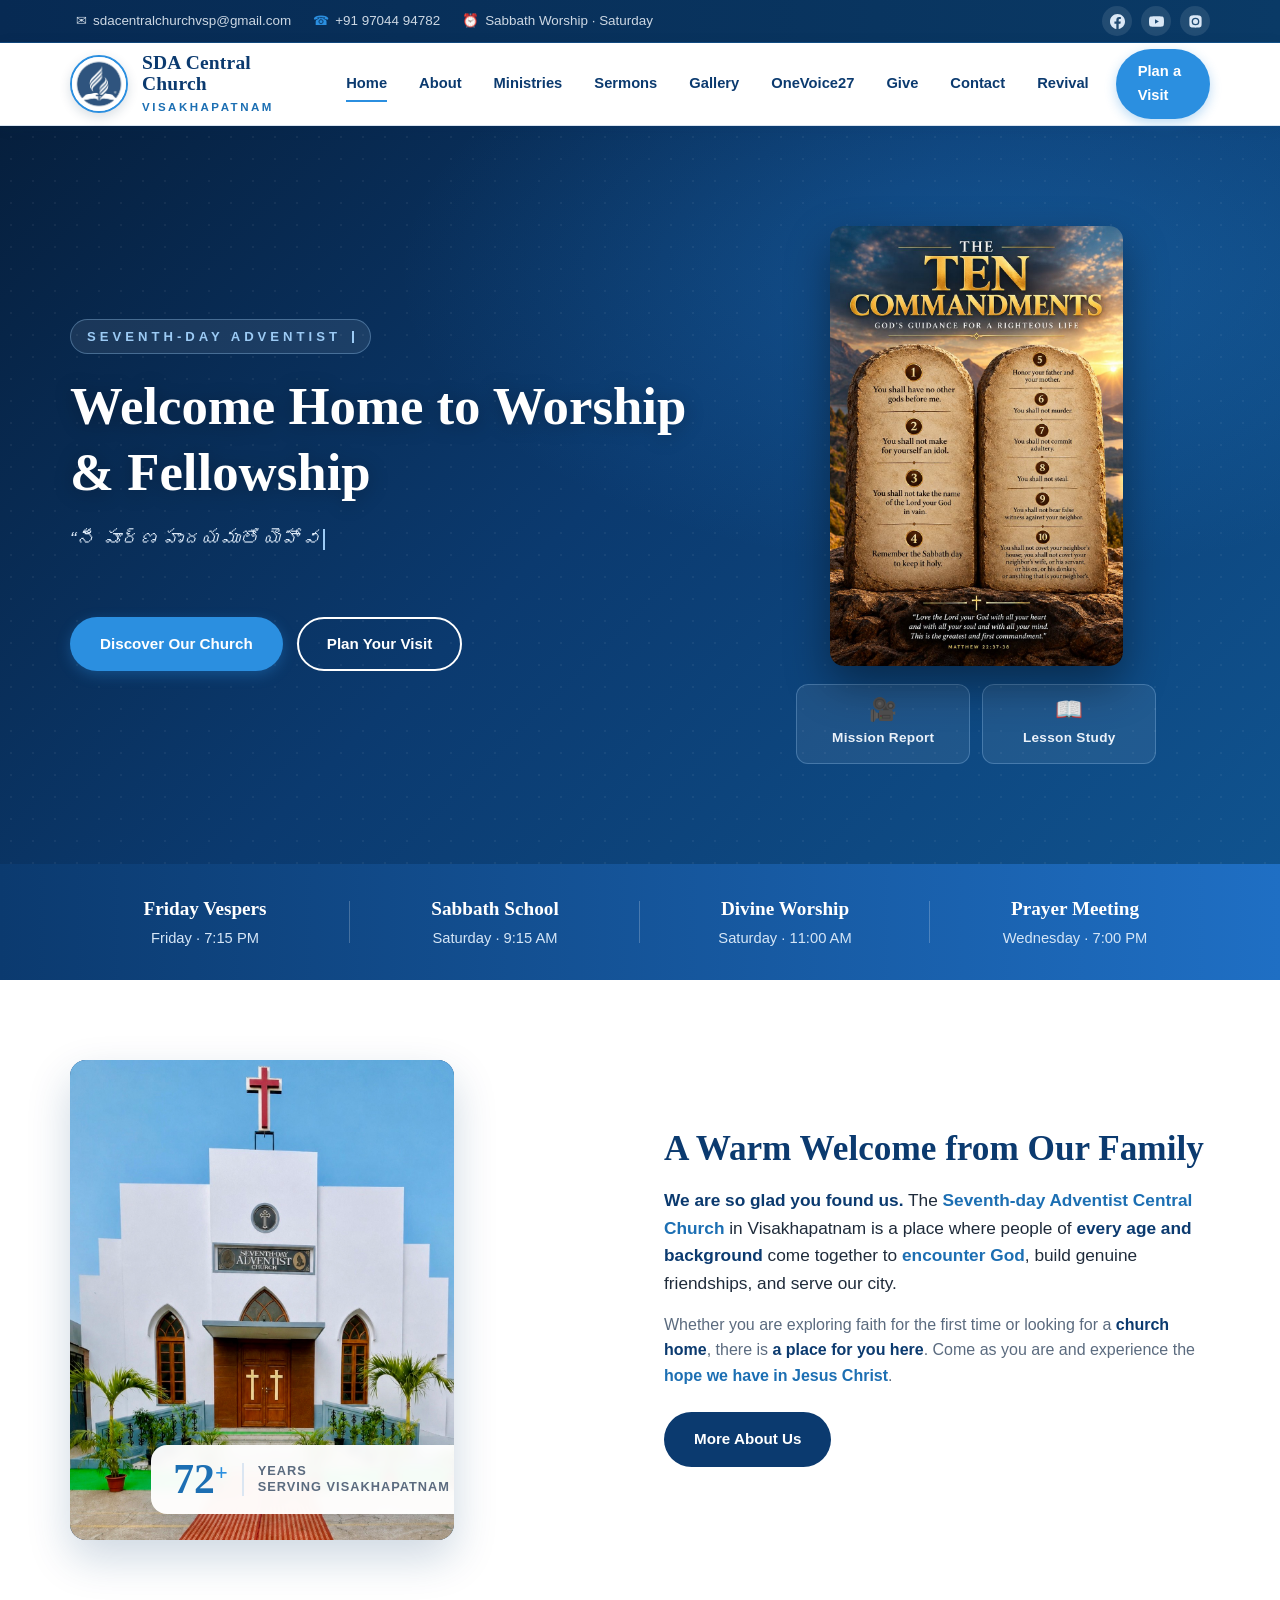
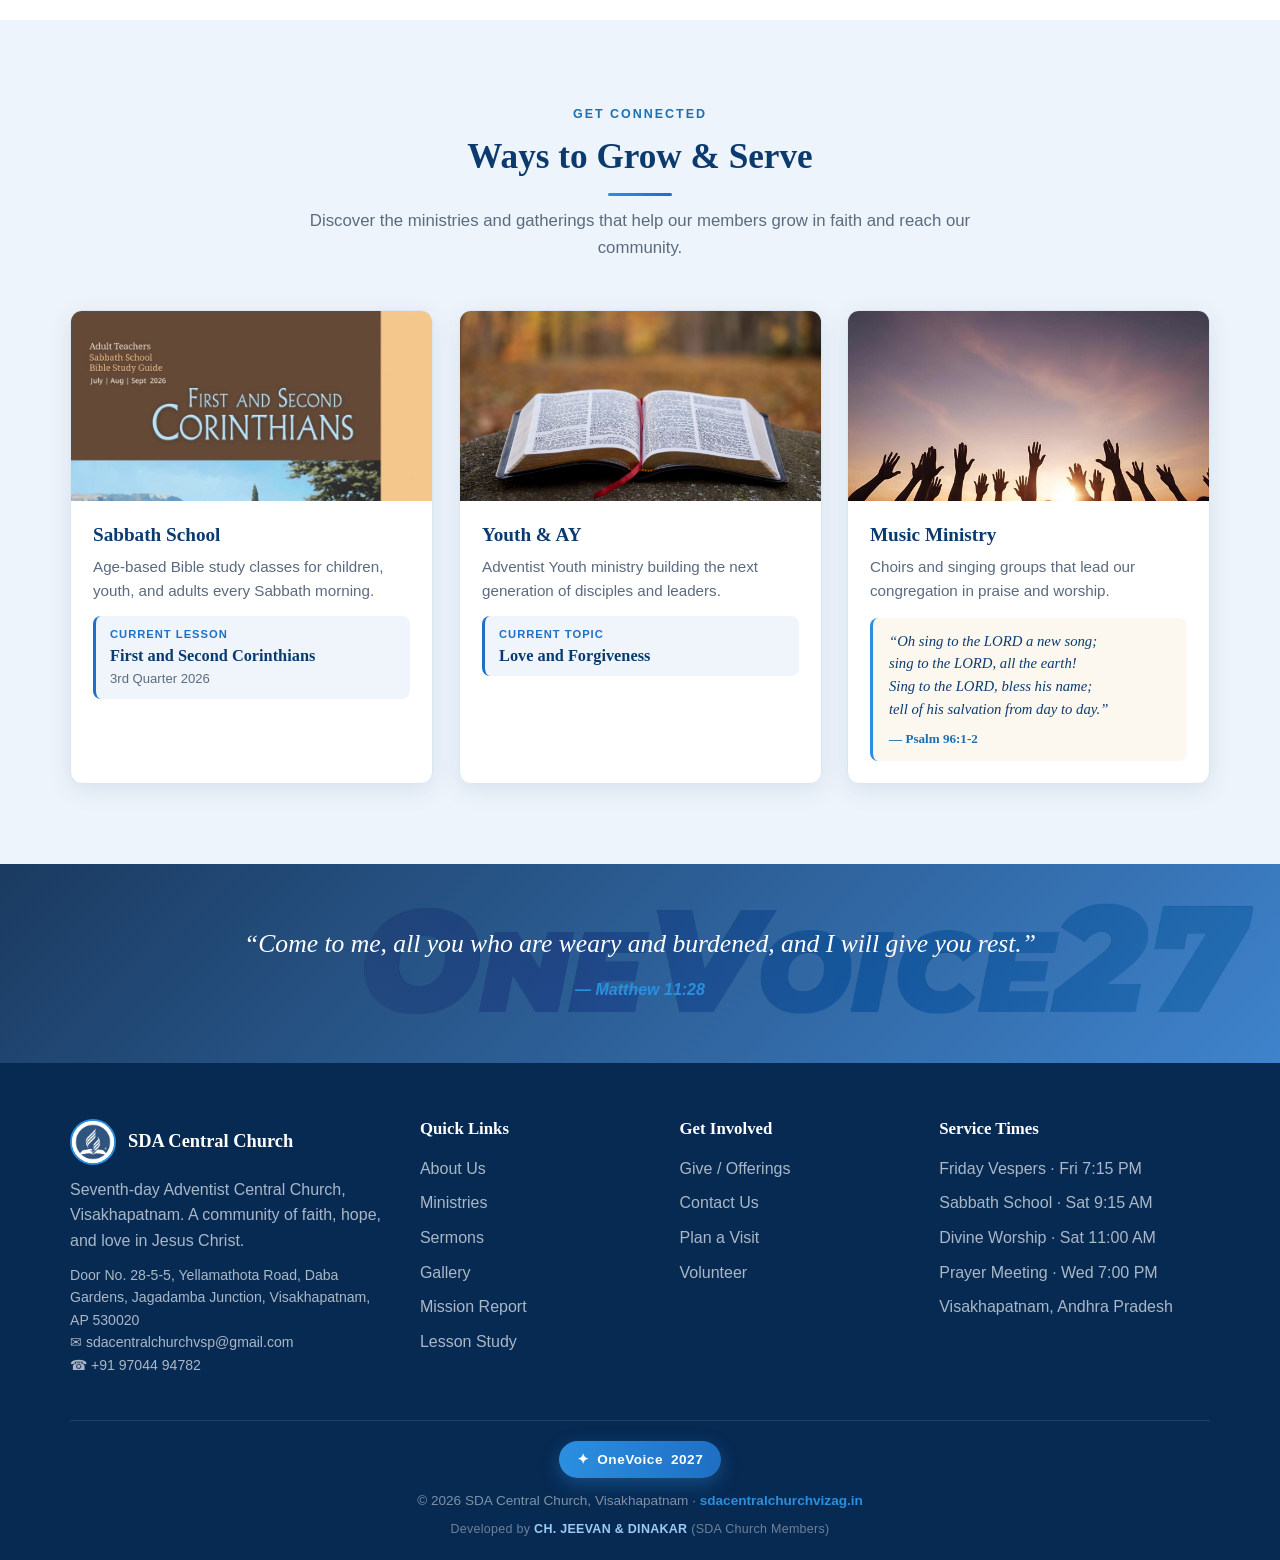
<file: index.html>
<!DOCTYPE html>
<html lang="en">
<head>
  <meta charset="UTF-8" />
  <meta name="google-site-verification" content="Zi2qiCEMWMY_5mDFHsBge2H1NVaKNrXpURIuOs55FkM" />
  <meta name="viewport" content="width=device-width, initial-scale=1.0" />
  <title>SDA Central Church, Visakhapatnam | Home</title>
  <meta name="description" content="Welcome to the Seventh-day Adventist Central Church, Visakhapatnam. Join us in worship, fellowship, and service in Christ." />
  <link rel="canonical" href="https://sdacentralchurchvizag.in/" />
  <meta property="og:type" content="website" />
  <meta property="og:site_name" content="SDA Central Church, Visakhapatnam" />
  <meta property="og:title" content="SDA Central Church, Visakhapatnam" />
  <meta property="og:description" content="Welcome to the Seventh-day Adventist Central Church, Visakhapatnam. Join us in worship, fellowship, and service in Christ." />
  <meta property="og:url" content="https://sdacentralchurchvizag.in/" />
  <meta property="og:image" content="https://sdacentralchurchvizag.in/assets/img/logo.jpg" />
  <meta name="twitter:card" content="summary" />
  <link rel="icon" type="image/jpeg" href="assets/img/logo.jpg" />
  <link rel="stylesheet" href="assets/css/style.css" />
</head>
<body>

  <!-- Top bar -->
  <div class="topbar">
    <div class="container">
      <div class="topbar-info">
        <span><i class="ico"></i>&#9993;</i> <a href="mailto:sdacentralchurchvsp@gmail.com">sdacentralchurchvsp@gmail.com</a></span>
        <span><i class="ico">&#9742;</i> <a href="tel:+919704494782">+91 97044 94782</a></span>
        <span><i class="ico">&#9200;</i> Sabbath Worship &middot; Saturday</span>
      </div>
      <div class="socials">
        <a class="s-facebook" href="https://www.facebook.com/sdamainchurchvisakhapatnam/" target="_blank" rel="noopener" aria-label="Facebook" title="Facebook"><svg viewBox="0 0 24 24" aria-hidden="true"><path d="M24 12.07C24 5.4 18.63 0 12 0S0 5.4 0 12.07C0 18.1 4.39 23.1 10.13 24v-8.44H7.08v-3.49h3.05V9.41c0-3.02 1.79-4.69 4.53-4.69 1.31 0 2.68.24 2.68.24v2.97h-1.51c-1.49 0-1.96.93-1.96 1.89v2.25h3.33l-.53 3.49h-2.8V24C19.61 23.1 24 18.1 24 12.07z"/></svg></a>
        <a class="s-youtube" href="https://www.youtube.com/@SDAChurchVizag" target="_blank" rel="noopener" aria-label="YouTube" title="YouTube"><svg viewBox="0 0 24 24" aria-hidden="true"><path d="M23.5 6.2a3.02 3.02 0 0 0-2.12-2.14C19.5 3.55 12 3.55 12 3.55s-7.5 0-9.38.51A3.02 3.02 0 0 0 .5 6.2C0 8.09 0 12 0 12s0 3.91.5 5.8a3.02 3.02 0 0 0 2.12 2.14c1.88.51 9.38.51 9.38.51s7.5 0 9.38-.51a3.02 3.02 0 0 0 2.12-2.14c.5-1.89.5-5.8.5-5.8s0-3.91-.5-5.8zM9.6 15.6V8.4l6.2 3.6-6.2 3.6z"/></svg></a>
        <a class="s-instagram" href="https://www.instagram.com/sdacentralchurch_visakhapatnam/?hl=en" target="_blank" rel="noopener" aria-label="Instagram" title="Instagram"><svg viewBox="0 0 24 24" aria-hidden="true"><path d="M12 2.16c3.2 0 3.58.01 4.85.07 1.17.05 1.8.25 2.23.41.56.22.96.48 1.38.9.42.42.68.82.9 1.38.16.42.36 1.06.41 2.23.06 1.27.07 1.65.07 4.85s-.01 3.58-.07 4.85c-.05 1.17-.25 1.8-.41 2.23-.22.56-.48.96-.9 1.38-.42.42-.82.68-1.38.9-.42.16-1.06.36-2.23.41-1.27.06-1.65.07-4.85.07s-3.58-.01-4.85-.07c-1.17-.05-1.8-.25-2.23-.41a3.7 3.7 0 0 1-1.38-.9 3.7 3.7 0 0 1-.9-1.38c-.16-.42-.36-1.06-.41-2.23C2.17 15.58 2.16 15.2 2.16 12s.01-3.58.07-4.85c.05-1.17.25-1.8.41-2.23.22-.56.48-.96.9-1.38.42-.42.82-.68 1.38-.9.42-.16 1.06-.36 2.23-.41C8.42 2.17 8.8 2.16 12 2.16zm0 3.68a6.16 6.16 0 1 0 0 12.32 6.16 6.16 0 0 0 0-12.32zm0 10.16a4 4 0 1 1 0-8 4 4 0 0 1 0 8zm6.41-10.4a1.44 1.44 0 1 1-2.88 0 1.44 1.44 0 0 1 2.88 0z"/></svg></a>
      </div>
    </div>
  </div>

  <!-- Header -->
  <header class="site-header">
    <div class="container">
      <a class="brand" href="index.html">
        <span class="logo"><img src="assets/img/logo.jpg" alt="SDA Central Church logo" /></span>
        <span class="brand-text">
          <b>SDA Central Church</b>
          <small>Visakhapatnam</small>
        </span>
      </a>
      <button class="nav-toggle" aria-label="Toggle menu" aria-expanded="false">&#9776;</button>
      <nav class="nav">
        <a href="index.html">Home</a>
        <a href="about.html">About</a>
        <a href="ministries.html">Ministries</a>
        <a href="sermons.html">Sermons</a>
        <a href="events.html">Gallery</a>
        <a href="resources.html">OneVoice27</a>
        <a href="give.html">Give</a>
        <a href="contact.html">Contact</a>
        <a href="revival.html">Revival</a><a href="contact.html" class="nav-cta">Plan a Visit</a>
      </nav>
    </div>
  </header>

  <!-- Hero -->
  <section class="hero hero--split">
    <div class="hero-grid">
      <div class="hero-inner">
        <span class="eyebrow"><span id="typed-title" class="typed" data-text="Seventh-day Adventist Central Church" aria-label="Seventh-day Adventist Central Church"></span><span class="type-cursor" aria-hidden="true"></span></span>
        <h1>Welcome Home to Worship &amp; Fellowship</h1>
        <p class="hero-verse"><span id="verse-text" class="verse-typed"></span><span class="verse-cursor" aria-hidden="true"></span></p>
        <div class="hero-actions">
          <a href="about.html" class="btn btn--gold">Discover Our Church</a>
          <a href="contact.html" class="btn btn--outline">Plan Your Visit</a>
        </div>
      </div>
      <div class="hero-figure">
        <div class="hero-slider">
          <img class="hero-slide is-active" src="assets/img/hero.jpg" alt="The Ten Commandments" loading="eager" />
          <img class="hero-slide" src="assets/img/three-angels.jpg" alt="The Three Angels' Message" loading="eager" />
          <img class="hero-slide" src="assets/img/28-doctrines.jpg" alt="28 Fundamental Beliefs" loading="lazy" />
        </div>
        <div class="hero-links">
          <a href="https://adventistmission.org/mission-awareness/mission-quarterlies/youth-and-adult/videos/principal-to-two-parents-096137" target="_blank" rel="noopener" class="hero-link-box">
            <span class="hlb-icon">&#127909;</span>
            <span class="hlb-text">Mission Report</span>
          </a>
          <a href="https://www.fustero.es/index_te.php" target="_blank" rel="noopener" class="hero-link-box">
            <span class="hlb-icon">&#128214;</span>
            <span class="hlb-text">Lesson Study</span>
          </a>
        </div>
      </div>
    </div>
  </section>

  <!-- Service times -->
  <section class="times-bar">
    <div class="container">
      <div class="time-item">
        <b>Friday Vespers</b>
        <span>Friday &middot; 7:15 PM</span>
      </div>
      <div class="time-item">
        <b>Sabbath School</b>
        <span>Saturday &middot; 9:15 AM</span>
      </div>
      <div class="time-item">
        <b>Divine Worship</b>
        <span>Saturday &middot; 11:00 AM</span>
      </div>
      <div class="time-item">
        <b>Prayer Meeting</b>
        <span>Wednesday &middot; 7:00 PM</span>
      </div>
    </div>
  </section>

  <!-- Welcome -->
  <section class="section">
    <div class="container split">
      <div class="split-media split-media--photo reveal reveal-left">
        <img src="assets/img/about-church.jpg" alt="SDA Central Church building, Visakhapatnam" loading="lazy" />
        <div class="photo-badge">
          <span class="pb-number"><span class="count-up" data-target="75">0</span><em>+</em></span>
          <span class="pb-label">Years<br>Serving Visakhapatnam</span>
        </div>
      </div>
      <div class="reveal reveal-right delay-1">
        <h2>A Warm Welcome from Our Family</h2>
        <p class="lead"><strong>We are so glad you found us.</strong> The <span class="hl">Seventh-day Adventist Central Church</span> in Visakhapatnam is a place where people of <strong>every age and background</strong> come together to <span class="hl">encounter God</span>, build genuine friendships, and serve our city.</p>
        <p>Whether you are exploring faith for the first time or looking for a <strong>church home</strong>, there is <strong>a place for you here</strong>. Come as you are and experience the <span class="hl">hope we have in Jesus Christ</span>.</p>
        <a href="about.html" class="btn btn--navy">More About Us</a>
      </div>
    </div>
  </section>

  <!-- Quick links / ministries preview -->
  <section class="section section--light">
    <div class="container">
      <div class="section-head reveal">
        <span class="eyebrow">Get Connected</span>
        <h2>Ways to Grow &amp; Serve</h2>
        <p>Discover the ministries and gatherings that help our members grow in faith and reach our community.</p>
      </div>
      <div class="grid grid-3">
        <div class="card reveal delay-1">
          <div class="card-media has-photo"><img src="assets/img/sabbath school.jpg" alt="Sabbath School class" loading="lazy" /></div>
          <div class="card-body">
            <h3>Sabbath School</h3>
            <p>Age-based Bible study classes for children, youth, and adults every Sabbath morning.</p>
            <p class="lesson-now"><span class="lesson-label">Current Lesson</span><strong>First and Second Corinthians</strong><span class="lesson-quarter">3rd Quarter 2026</span></p>
          </div>
        </div>
        <div class="card reveal delay-2">
          <div class="card-media has-photo"><img src="assets/img/Youth%20%26%20AY.jpeg" alt="Youth and AY ministry" loading="lazy" /></div>
          <div class="card-body">
            <h3>Youth &amp; AY</h3>
            <p>Adventist Youth ministry building the next generation of disciples and leaders.</p>
            <p class="lesson-now"><span class="lesson-label">Current Topic</span><strong>Love and Forgiveness</strong></p>
          </div>
        </div>
        <div class="card reveal delay-3">
          <div class="card-media has-photo"><img src="assets/img/hands%20raising.jpeg" alt="Music Ministry - hands raised in praise" loading="lazy" /></div>
          <div class="card-body">
            <h3>Music Ministry</h3>
            <p>Choirs and singing groups that lead our congregation in praise and worship.</p>
            <blockquote class="card-verse">
              &ldquo;Oh sing to the LORD a new song;<br>
              sing to the LORD, all the earth!<br>
              Sing to the LORD, bless his name;<br>
              tell of his salvation from day to day.&rdquo;
              <cite>&mdash; Psalm 96:1-2</cite>
            </blockquote>
          </div>
        </div>
      </div>
    </div>
  </section>

  <!-- Verse -->
  <section class="verse verse--onevoice">
    <blockquote>&ldquo;Come to me, all you who are weary and burdened, and I will give you rest.&rdquo;</blockquote>
    <cite>&mdash; Matthew 11:28</cite>
  </section>

  <!-- Footer -->
  <footer class="site-footer">
    <div class="container">
      <div class="footer-grid">
        <div class="foot-brand">
          <div class="foot-logo">
            <span class="logo-circle"><img src="assets/img/logo.jpg" alt="SDA Central Church logo" /></span>
            <b>SDA Central Church</b>
          </div>
          <p style="margin-top:12px;">Seventh-day Adventist Central Church, Visakhapatnam. A community of faith, hope, and love in Jesus Christ.</p>
          <p style="margin-top:10px; font-size:0.88rem;">Door No. 28-5-5, Yellamathota Road, Daba Gardens, Jagadamba Junction, Visakhapatnam, AP 530020<br>&#9993; <a href="mailto:sdacentralchurchvsp@gmail.com">sdacentralchurchvsp@gmail.com</a><br>&#9742; <a href="tel:+919704494782">+91 97044 94782</a></p>
        </div>
        <div>
          <h4>Quick Links</h4>
          <ul>
            <li><a href="about.html">About Us</a></li>
            <li><a href="ministries.html">Ministries</a></li>
            <li><a href="sermons.html">Sermons</a></li>
            <li><a href="events.html">Gallery</a></li>
            <li><a href="https://adventistmission.org/mission-awareness/mission-quarterlies/youth-and-adult/videos/principal-to-two-parents-096137" target="_blank" rel="noopener">Mission Report</a></li>
            <li><a href="https://www.fustero.es/index_te.php" target="_blank" rel="noopener">Lesson Study</a></li>
          </ul>
        </div>
        <div>
          <h4>Get Involved</h4>
          <ul>
            <li><a href="give.html">Give / Offerings</a></li>
            <li><a href="contact.html">Contact Us</a></li>
            <li><a href="contact.html">Plan a Visit</a></li>
            <li><a href="ministries.html">Volunteer</a></li>
          </ul>
        </div>
        <div>
          <h4>Service Times</h4>
          <ul>
            <li>Friday Vespers &middot; Fri 7:15 PM</li>
            <li>Sabbath School &middot; Sat 9:15 AM</li>
            <li>Divine Worship &middot; Sat 11:00 AM</li>
            <li>Prayer Meeting &middot; Wed 7:00 PM</li>
            <li>Visakhapatnam, Andhra Pradesh</li>
          </ul>
        </div>
      </div>
      <div class="footer-bottom">
        <div><a class="onevoice" href="resources.html"><b>OneVoice</b> 2027</a></div>
        &copy; <span id="year">2026</span> SDA Central Church, Visakhapatnam &middot; <a href="https://sdacentralchurchvizag.in/">sdacentralchurchvizag.in</a>
        <div class="dev-credit">Developed by <b>CH. JEEVAN &amp; DINAKAR</b> (SDA Church Members)</div>
      </div>
    </div>
  </footer>

  <script src="assets/js/main.js"></script>
</body>
</html>
</file>
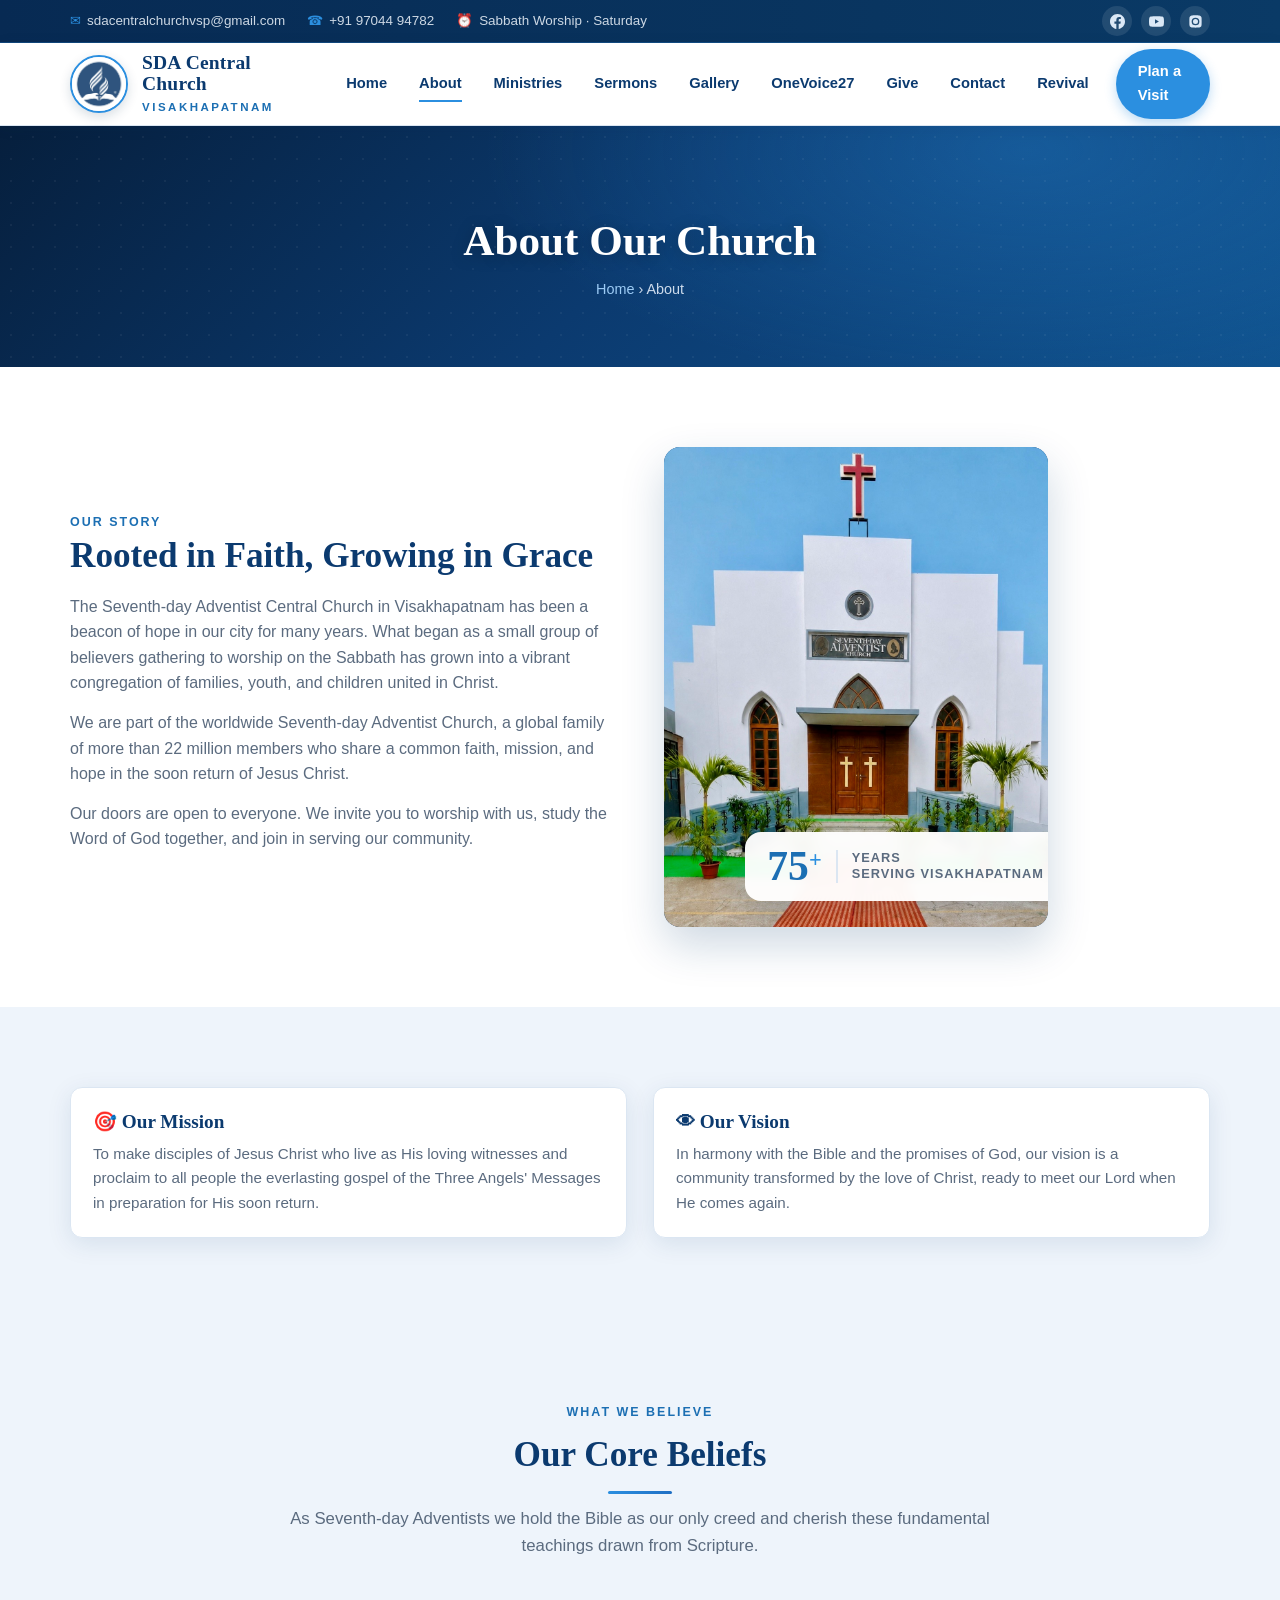
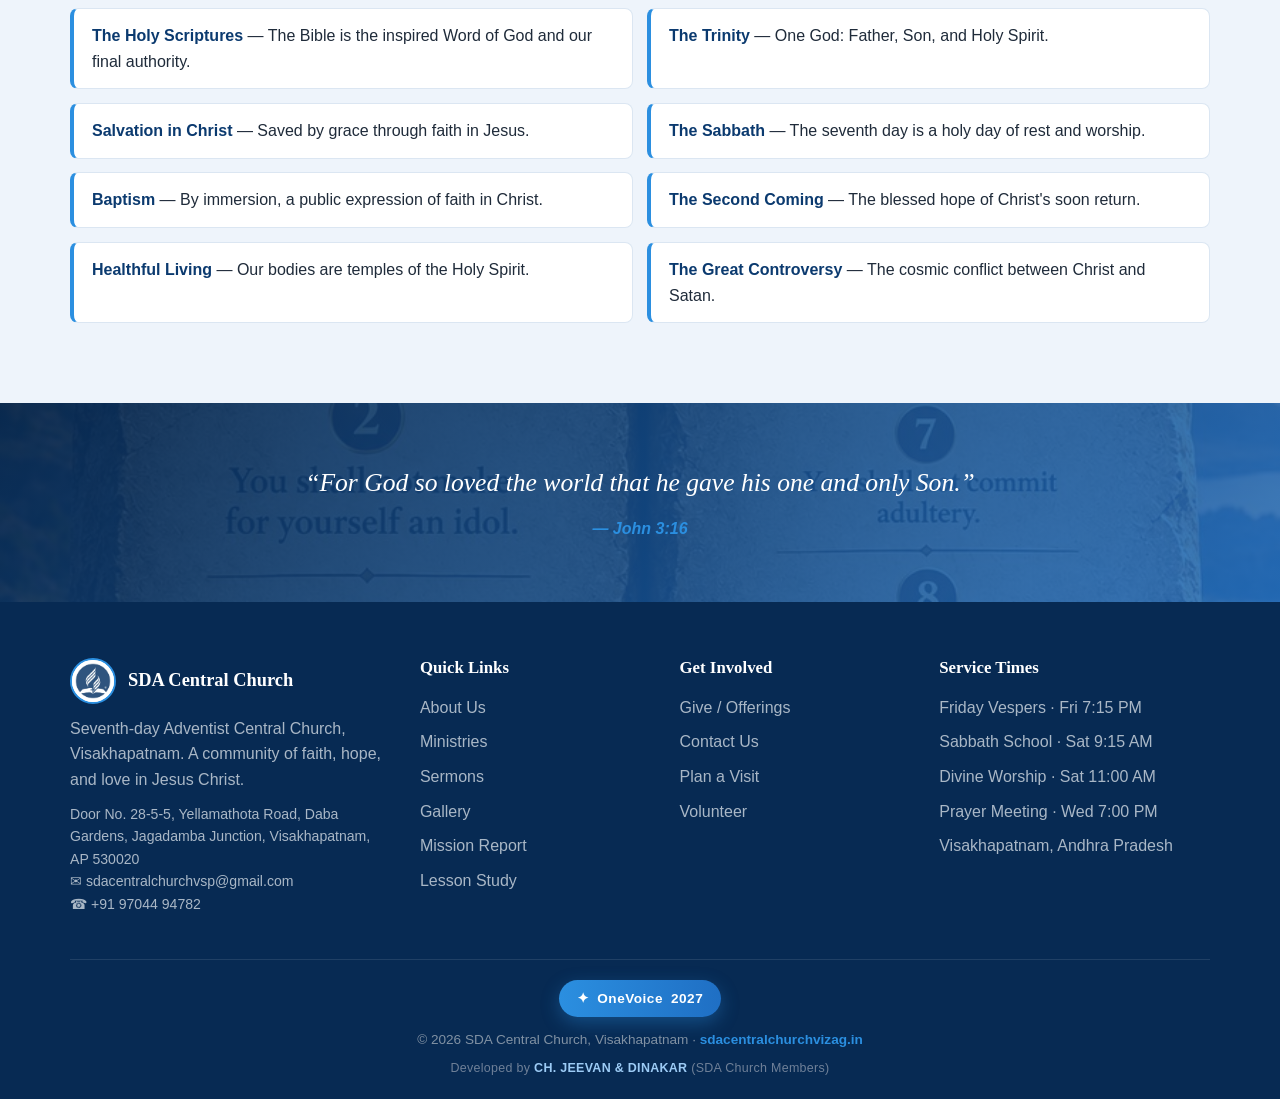
<file: about.html>
<!DOCTYPE html>
<html lang="en">
<head>
  <meta charset="UTF-8" />
  <meta name="google-site-verification" content="Zi2qiCEMWMY_5mDFHsBge2H1NVaKNrXpURIuOs55FkM" />
  <meta name="viewport" content="width=device-width, initial-scale=1.0" />
  <title>About Us | SDA Central Church, Visakhapatnam</title>
  <meta name="description" content="Learn about the history, mission, vision, and beliefs of the Seventh-day Adventist Central Church, Visakhapatnam." />
  <link rel="canonical" href="https://sdacentralchurchvizag.in/about.html" />
  <meta property="og:type" content="website" />
  <meta property="og:site_name" content="SDA Central Church, Visakhapatnam" />
  <meta property="og:title" content="About Us | SDA Central Church, Visakhapatnam" />
  <meta property="og:description" content="Learn about the history, mission, vision, and beliefs of the Seventh-day Adventist Central Church, Visakhapatnam." />
  <meta property="og:url" content="https://sdacentralchurchvizag.in/about.html" />
  <meta property="og:image" content="https://sdacentralchurchvizag.in/assets/img/logo.jpg" />
  <meta name="twitter:card" content="summary" />
  <link rel="icon" type="image/jpeg" href="assets/img/logo.jpg" />
  <link rel="stylesheet" href="assets/css/style.css" />
</head>
<body>

  <div class="topbar">
    <div class="container">
      <div class="topbar-info">
        <span><i class="ico">&#9993;</i> <a href="mailto:sdacentralchurchvsp@gmail.com">sdacentralchurchvsp@gmail.com</a></span>
        <span><i class="ico">&#9742;</i> <a href="tel:+919704494782">+91 97044 94782</a></span>
        <span><i class="ico">&#9200;</i> Sabbath Worship &middot; Saturday</span>
      </div>
      <div class="socials">
        <a class="s-facebook" href="https://www.facebook.com/sdamainchurchvisakhapatnam/" target="_blank" rel="noopener" aria-label="Facebook" title="Facebook"><svg viewBox="0 0 24 24" aria-hidden="true"><path d="M24 12.07C24 5.4 18.63 0 12 0S0 5.4 0 12.07C0 18.1 4.39 23.1 10.13 24v-8.44H7.08v-3.49h3.05V9.41c0-3.02 1.79-4.69 4.53-4.69 1.31 0 2.68.24 2.68.24v2.97h-1.51c-1.49 0-1.96.93-1.96 1.89v2.25h3.33l-.53 3.49h-2.8V24C19.61 23.1 24 18.1 24 12.07z"/></svg></a>
        <a class="s-youtube" href="https://www.youtube.com/@SDAChurchVizag" target="_blank" rel="noopener" aria-label="YouTube" title="YouTube"><svg viewBox="0 0 24 24" aria-hidden="true"><path d="M23.5 6.2a3.02 3.02 0 0 0-2.12-2.14C19.5 3.55 12 3.55 12 3.55s-7.5 0-9.38.51A3.02 3.02 0 0 0 .5 6.2C0 8.09 0 12 0 12s0 3.91.5 5.8a3.02 3.02 0 0 0 2.12 2.14c1.88.51 9.38.51 9.38.51s7.5 0 9.38-.51a3.02 3.02 0 0 0 2.12-2.14c.5-1.89.5-5.8.5-5.8s0-3.91-.5-5.8zM9.6 15.6V8.4l6.2 3.6-6.2 3.6z"/></svg></a>
        <a class="s-instagram" href="https://www.instagram.com/sdacentralchurch_visakhapatnam/?hl=en" target="_blank" rel="noopener" aria-label="Instagram" title="Instagram"><svg viewBox="0 0 24 24" aria-hidden="true"><path d="M12 2.16c3.2 0 3.58.01 4.85.07 1.17.05 1.8.25 2.23.41.56.22.96.48 1.38.9.42.42.68.82.9 1.38.16.42.36 1.06.41 2.23.06 1.27.07 1.65.07 4.85s-.01 3.58-.07 4.85c-.05 1.17-.25 1.8-.41 2.23-.22.56-.48.96-.9 1.38-.42.42-.82.68-1.38.9-.42.16-1.06.36-2.23.41-1.27.06-1.65.07-4.85.07s-3.58-.01-4.85-.07c-1.17-.05-1.8-.25-2.23-.41a3.7 3.7 0 0 1-1.38-.9 3.7 3.7 0 0 1-.9-1.38c-.16-.42-.36-1.06-.41-2.23C2.17 15.58 2.16 15.2 2.16 12s.01-3.58.07-4.85c.05-1.17.25-1.8.41-2.23.22-.56.48-.96.9-1.38.42-.42.82-.68 1.38-.9.42-.16 1.06-.36 2.23-.41C8.42 2.17 8.8 2.16 12 2.16zm0 3.68a6.16 6.16 0 1 0 0 12.32 6.16 6.16 0 0 0 0-12.32zm0 10.16a4 4 0 1 1 0-8 4 4 0 0 1 0 8zm6.41-10.4a1.44 1.44 0 1 1-2.88 0 1.44 1.44 0 0 1 2.88 0z"/></svg></a>
      </div>
    </div>
  </div>

  <header class="site-header">
    <div class="container">
      <a class="brand" href="index.html">
        <span class="logo"><img src="assets/img/logo.jpg" alt="SDA Central Church logo" /></span>
        <span class="brand-text">
          <b>SDA Central Church</b>
          <small>Visakhapatnam</small>
        </span>
      </a>
      <button class="nav-toggle" aria-label="Toggle menu" aria-expanded="false">&#9776;</button>
      <nav class="nav">
        <a href="index.html">Home</a>
        <a href="about.html">About</a>
        <a href="ministries.html">Ministries</a>
        <a href="sermons.html">Sermons</a>
        <a href="events.html">Gallery</a>
        <a href="resources.html">OneVoice27</a>
        <a href="give.html">Give</a>
        <a href="contact.html">Contact</a>
        <a href="revival.html">Revival</a><a href="contact.html" class="nav-cta">Plan a Visit</a>
      </nav>
    </div>
  </header>

  <section class="page-hero">
    <h1>About Our Church</h1>
    <div class="crumbs"><a href="index.html">Home</a> &rsaquo; About</div>
  </section>

  <!-- Story -->
  <section class="section">
    <div class="container split">
      <div>
        <span class="eyebrow" style="color:var(--gold-dark); font-weight:700; letter-spacing:2px; text-transform:uppercase; font-size:0.78rem;">Our Story</span>
        <h2>Rooted in Faith, Growing in Grace</h2>
        <p>The Seventh-day Adventist Central Church in Visakhapatnam has been a beacon of hope in our city for many years. What began as a small group of believers gathering to worship on the Sabbath has grown into a vibrant congregation of families, youth, and children united in Christ.</p>
        <p>We are part of the worldwide Seventh-day Adventist Church, a global family of more than 22 million members who share a common faith, mission, and hope in the soon return of Jesus Christ.</p>
        <p>Our doors are open to everyone. We invite you to worship with us, study the Word of God together, and join in serving our community.</p>
      </div>
      <div class="split-media split-media--photo reveal reveal-right">
        <img src="assets/img/about-church.jpg" alt="SDA Central Church building, Visakhapatnam" loading="lazy" />
        <div class="photo-badge">
          <span class="pb-number"><span class="count-up" data-target="75">0</span><em>+</em></span>
          <span class="pb-label">Years<br>Serving Visakhapatnam</span>
        </div>
      </div>
    </div>
  </section>

  <!-- Mission / Vision -->
  <section class="section section--light">
    <div class="container">
      <div class="grid grid-2">
        <div class="card">
          <div class="card-body">
            <h3>&#127919; Our Mission</h3>
            <p>To make disciples of Jesus Christ who live as His loving witnesses and proclaim to all people the everlasting gospel of the Three Angels' Messages in preparation for His soon return.</p>
          </div>
        </div>
        <div class="card">
          <div class="card-body">
            <h3>&#128065; Our Vision</h3>
            <p>In harmony with the Bible and the promises of God, our vision is a community transformed by the love of Christ, ready to meet our Lord when He comes again.</p>
          </div>
        </div>
      </div>
    </div>
  </section>

  <!-- Beliefs -->
  <section class="section section--light">
    <div class="container">
      <div class="section-head">
        <span class="eyebrow">What We Believe</span>
        <h2>Our Core Beliefs</h2>
        <p>As Seventh-day Adventists we hold the Bible as our only creed and cherish these fundamental teachings drawn from Scripture.</p>
      </div>
      <ul class="beliefs">
        <li><b>The Holy Scriptures</b> &mdash; The Bible is the inspired Word of God and our final authority.</li>
        <li><b>The Trinity</b> &mdash; One God: Father, Son, and Holy Spirit.</li>
        <li><b>Salvation in Christ</b> &mdash; Saved by grace through faith in Jesus.</li>
        <li><b>The Sabbath</b> &mdash; The seventh day is a holy day of rest and worship.</li>
        <li><b>Baptism</b> &mdash; By immersion, a public expression of faith in Christ.</li>
        <li><b>The Second Coming</b> &mdash; The blessed hope of Christ's soon return.</li>
        <li><b>Healthful Living</b> &mdash; Our bodies are temples of the Holy Spirit.</li>
        <li><b>The Great Controversy</b> &mdash; The cosmic conflict between Christ and Satan.</li>
      </ul>
    </div>
  </section>

  <!-- Verse -->
  <section class="verse">
    <blockquote>&ldquo;For God so loved the world that he gave his one and only Son.&rdquo;</blockquote>
    <cite>&mdash; John 3:16</cite>
  </section>

  <footer class="site-footer">
    <div class="container">
      <div class="footer-grid">
        <div class="foot-brand">
          <div class="foot-logo">
            <span class="logo-circle"><img src="assets/img/logo.jpg" alt="SDA Central Church logo" /></span>
            <b>SDA Central Church</b>
          </div>
          <p style="margin-top:12px;">Seventh-day Adventist Central Church, Visakhapatnam. A community of faith, hope, and love in Jesus Christ.</p>
          <p style="margin-top:10px; font-size:0.88rem;">Door No. 28-5-5, Yellamathota Road, Daba Gardens, Jagadamba Junction, Visakhapatnam, AP 530020<br>&#9993; <a href="mailto:sdacentralchurchvsp@gmail.com">sdacentralchurchvsp@gmail.com</a><br>&#9742; <a href="tel:+919704494782">+91 97044 94782</a></p>
        </div>
        <div>
          <h4>Quick Links</h4>
          <ul>
            <li><a href="about.html">About Us</a></li>
            <li><a href="ministries.html">Ministries</a></li>
            <li><a href="sermons.html">Sermons</a></li>
            <li><a href="events.html">Gallery</a></li>
            <li><a href="https://adventistmission.org/mission-awareness/mission-quarterlies/youth-and-adult/videos/principal-to-two-parents-096137" target="_blank" rel="noopener">Mission Report</a></li>
            <li><a href="https://www.fustero.es/index_te.php" target="_blank" rel="noopener">Lesson Study</a></li>
          </ul>
        </div>
        <div>
          <h4>Get Involved</h4>
          <ul>
            <li><a href="give.html">Give / Offerings</a></li>
            <li><a href="contact.html">Contact Us</a></li>
            <li><a href="contact.html">Plan a Visit</a></li>
            <li><a href="ministries.html">Volunteer</a></li>
          </ul>
        </div>
        <div>
          <h4>Service Times</h4>
          <ul>
            <li>Friday Vespers &middot; Fri 7:15 PM</li>
            <li>Sabbath School &middot; Sat 9:15 AM</li>
            <li>Divine Worship &middot; Sat 11:00 AM</li>
            <li>Prayer Meeting &middot; Wed 7:00 PM</li>
            <li>Visakhapatnam, Andhra Pradesh</li>
          </ul>
        </div>
      </div>
      <div class="footer-bottom">
        <div><a class="onevoice" href="resources.html"><b>OneVoice</b> 2027</a></div>
        &copy; <span id="year">2026</span> SDA Central Church, Visakhapatnam &middot; <a href="https://sdacentralchurchvizag.in/">sdacentralchurchvizag.in</a>
        <div class="dev-credit">Developed by <b>CH. JEEVAN &amp; DINAKAR</b> (SDA Church Members)</div>
      </div>
    </div>
  </footer>

  <script src="assets/js/main.js"></script>
</body>
</html>
</file>
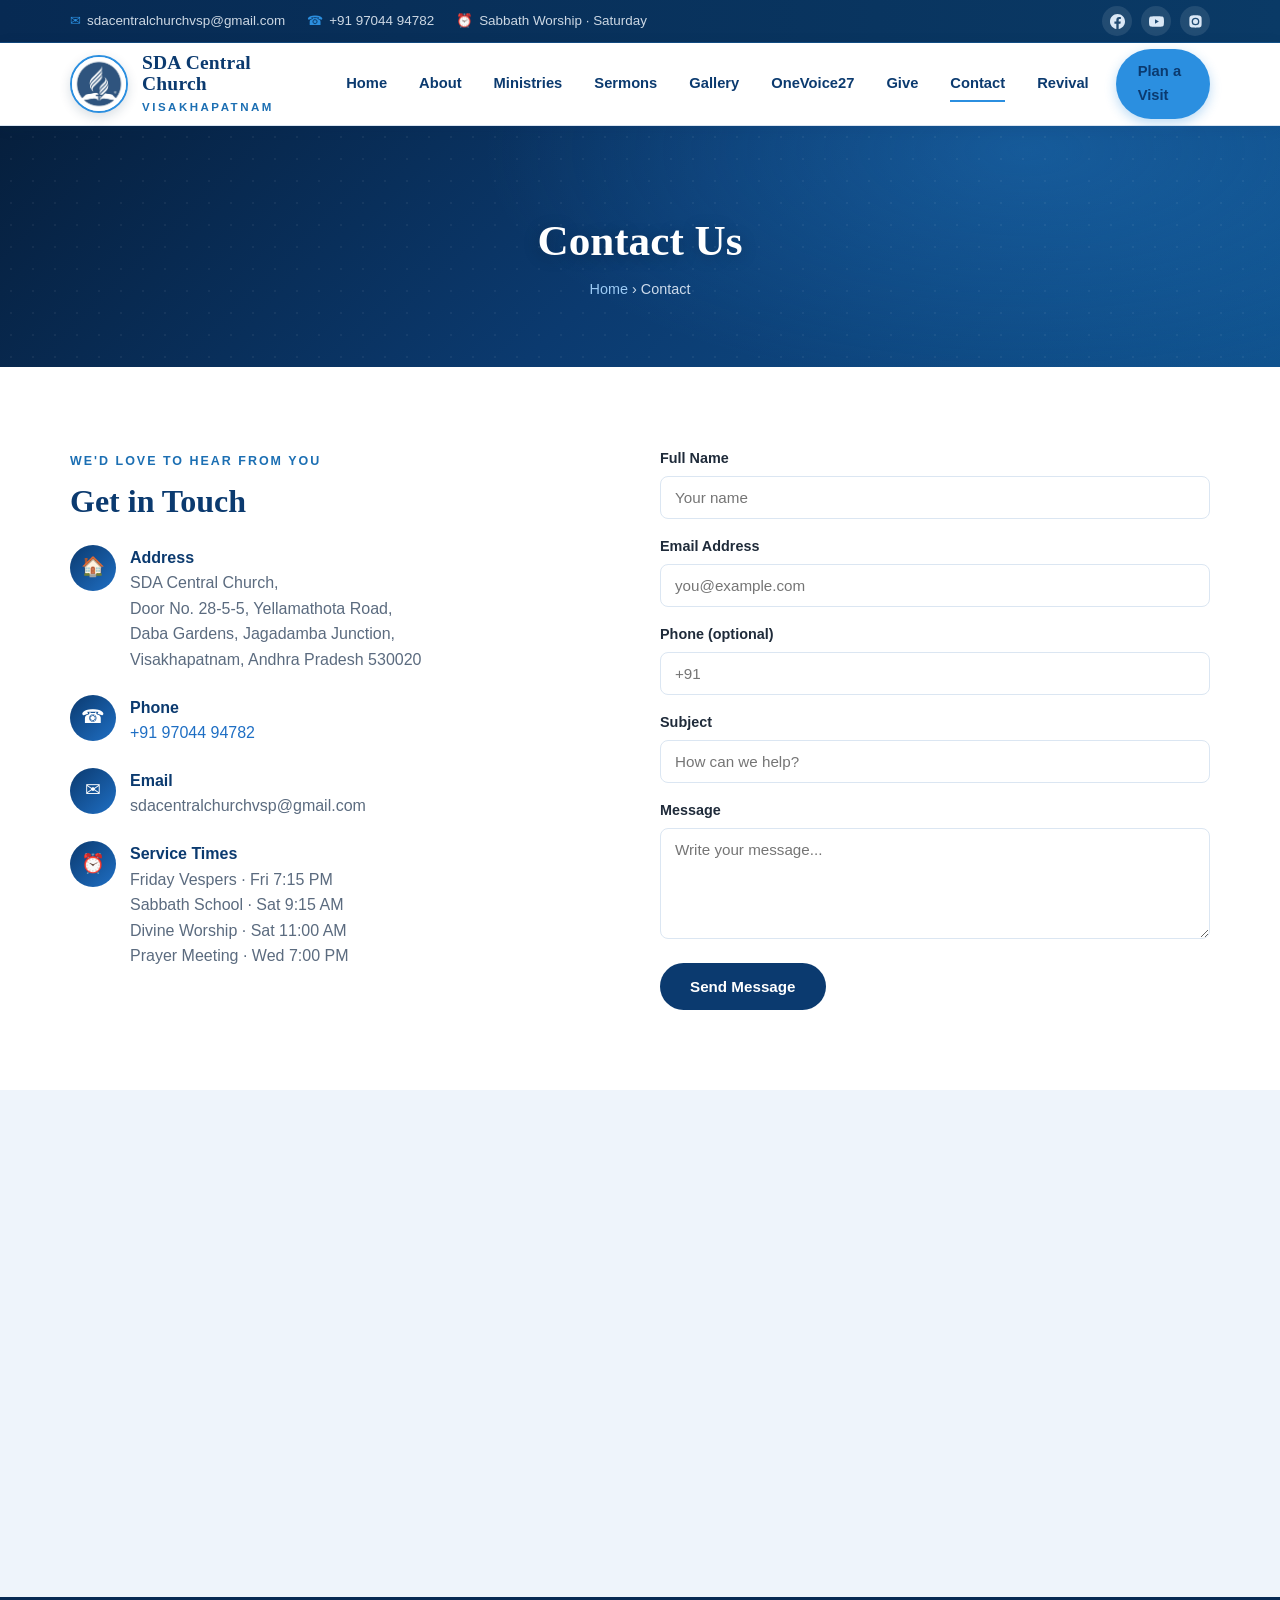
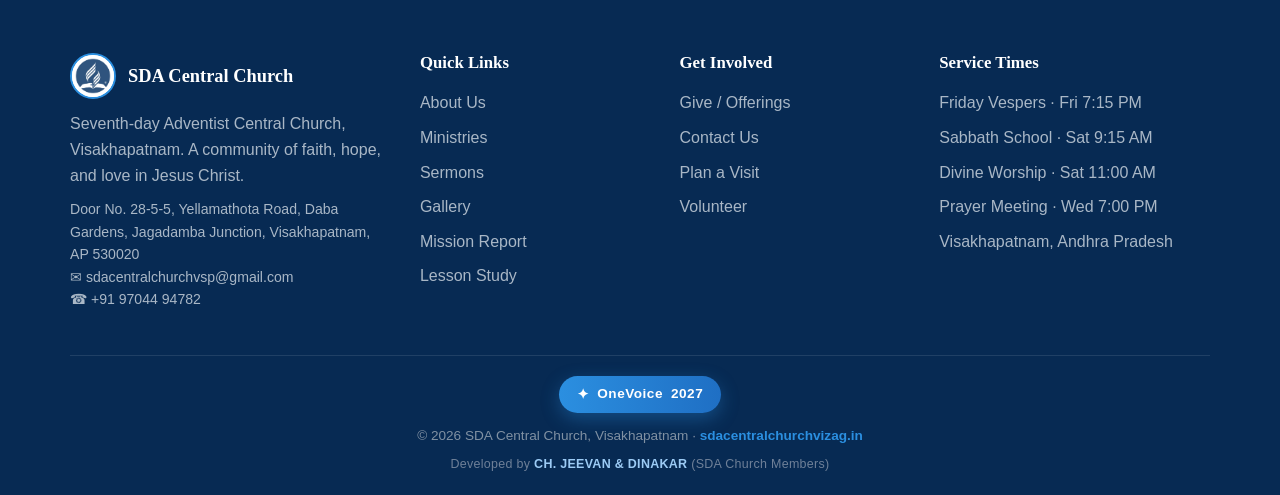
<file: contact.html>
<!DOCTYPE html>
<html lang="en">
<head>
  <meta charset="UTF-8" />
  <meta name="google-site-verification" content="Zi2qiCEMWMY_5mDFHsBge2H1NVaKNrXpURIuOs55FkM" />
  <meta name="viewport" content="width=device-width, initial-scale=1.0" />
  <title>Contact | SDA Central Church, Visakhapatnam</title>
  <meta name="description" content="Get in touch with the SDA Central Church, Visakhapatnam. Find our address, service times, and send us a message." />
  <link rel="canonical" href="https://sdacentralchurchvizag.in/contact.html" />
  <meta property="og:type" content="website" />
  <meta property="og:site_name" content="SDA Central Church, Visakhapatnam" />
  <meta property="og:title" content="Contact | SDA Central Church, Visakhapatnam" />
  <meta property="og:description" content="Get in touch with the SDA Central Church, Visakhapatnam. Find our address, service times, and send us a message." />
  <meta property="og:url" content="https://sdacentralchurchvizag.in/contact.html" />
  <meta property="og:image" content="https://sdacentralchurchvizag.in/assets/img/logo.jpg" />
  <meta name="twitter:card" content="summary" />
  <link rel="icon" type="image/jpeg" href="assets/img/logo.jpg" />
  <link rel="stylesheet" href="assets/css/style.css" />
</head>
<body>

  <div class="topbar">
    <div class="container">
      <div class="topbar-info">
        <span><i class="ico">&#9993;</i> <a href="mailto:sdacentralchurchvsp@gmail.com">sdacentralchurchvsp@gmail.com</a></span>
        <span><i class="ico">&#9742;</i> <a href="tel:+919704494782">+91 97044 94782</a></span>
        <span><i class="ico">&#9200;</i> Sabbath Worship &middot; Saturday</span>
      </div>
      <div class="socials">
        <a class="s-facebook" href="https://www.facebook.com/sdamainchurchvisakhapatnam/" target="_blank" rel="noopener" aria-label="Facebook" title="Facebook"><svg viewBox="0 0 24 24" aria-hidden="true"><path d="M24 12.07C24 5.4 18.63 0 12 0S0 5.4 0 12.07C0 18.1 4.39 23.1 10.13 24v-8.44H7.08v-3.49h3.05V9.41c0-3.02 1.79-4.69 4.53-4.69 1.31 0 2.68.24 2.68.24v2.97h-1.51c-1.49 0-1.96.93-1.96 1.89v2.25h3.33l-.53 3.49h-2.8V24C19.61 23.1 24 18.1 24 12.07z"/></svg></a>
        <a class="s-youtube" href="https://www.youtube.com/@SDAChurchVizag" target="_blank" rel="noopener" aria-label="YouTube" title="YouTube"><svg viewBox="0 0 24 24" aria-hidden="true"><path d="M23.5 6.2a3.02 3.02 0 0 0-2.12-2.14C19.5 3.55 12 3.55 12 3.55s-7.5 0-9.38.51A3.02 3.02 0 0 0 .5 6.2C0 8.09 0 12 0 12s0 3.91.5 5.8a3.02 3.02 0 0 0 2.12 2.14c1.88.51 9.38.51 9.38.51s7.5 0 9.38-.51a3.02 3.02 0 0 0 2.12-2.14c.5-1.89.5-5.8.5-5.8s0-3.91-.5-5.8zM9.6 15.6V8.4l6.2 3.6-6.2 3.6z"/></svg></a>
        <a class="s-instagram" href="https://www.instagram.com/sdacentralchurch_visakhapatnam/?hl=en" target="_blank" rel="noopener" aria-label="Instagram" title="Instagram"><svg viewBox="0 0 24 24" aria-hidden="true"><path d="M12 2.16c3.2 0 3.58.01 4.85.07 1.17.05 1.8.25 2.23.41.56.22.96.48 1.38.9.42.42.68.82.9 1.38.16.42.36 1.06.41 2.23.06 1.27.07 1.65.07 4.85s-.01 3.58-.07 4.85c-.05 1.17-.25 1.8-.41 2.23-.22.56-.48.96-.9 1.38-.42.42-.82.68-1.38.9-.42.16-1.06.36-2.23.41-1.27.06-1.65.07-4.85.07s-3.58-.01-4.85-.07c-1.17-.05-1.8-.25-2.23-.41a3.7 3.7 0 0 1-1.38-.9 3.7 3.7 0 0 1-.9-1.38c-.16-.42-.36-1.06-.41-2.23C2.17 15.58 2.16 15.2 2.16 12s.01-3.58.07-4.85c.05-1.17.25-1.8.41-2.23.22-.56.48-.96.9-1.38.42-.42.82-.68 1.38-.9.42-.16 1.06-.36 2.23-.41C8.42 2.17 8.8 2.16 12 2.16zm0 3.68a6.16 6.16 0 1 0 0 12.32 6.16 6.16 0 0 0 0-12.32zm0 10.16a4 4 0 1 1 0-8 4 4 0 0 1 0 8zm6.41-10.4a1.44 1.44 0 1 1-2.88 0 1.44 1.44 0 0 1 2.88 0z"/></svg></a>
      </div>
    </div>
  </div>

  <header class="site-header">
    <div class="container">
      <a class="brand" href="index.html">
        <span class="logo"><img src="assets/img/logo.jpg" alt="SDA Central Church logo" /></span>
        <span class="brand-text">
          <b>SDA Central Church</b>
          <small>Visakhapatnam</small>
        </span>
      </a>
      <button class="nav-toggle" aria-label="Toggle menu" aria-expanded="false">&#9776;</button>
      <nav class="nav">
        <a href="index.html">Home</a>
        <a href="about.html">About</a>
        <a href="ministries.html">Ministries</a>
        <a href="sermons.html">Sermons</a>
        <a href="events.html">Gallery</a>
        <a href="resources.html">OneVoice27</a>
        <a href="give.html">Give</a>
        <a href="contact.html">Contact</a>
        <a href="revival.html">Revival</a><a href="contact.html" class="nav-cta">Plan a Visit</a>
      </nav>
    </div>
  </header>

  <section class="page-hero">
    <h1>Contact Us</h1>
    <div class="crumbs"><a href="index.html">Home</a> &rsaquo; Contact</div>
  </section>

  <section class="section">
    <div class="container">
      <div class="contact-grid">
        <div>
          <span class="eyebrow" style="color:var(--gold-dark); font-weight:700; letter-spacing:2px; text-transform:uppercase; font-size:0.78rem;">We'd Love to Hear from You</span>
          <h2 style="font-size:2rem; margin:8px 0 24px;">Get in Touch</h2>

          <div class="info-item">
            <div class="ic">&#127968;</div>
            <div>
              <b>Address</b>
              <span>SDA Central Church,<br>Door No. 28-5-5, Yellamathota Road,<br>Daba Gardens, Jagadamba Junction,<br>Visakhapatnam, Andhra Pradesh 530020</span>
            </div>
          </div>
          <div class="info-item">
            <div class="ic">&#9742;</div>
            <div>
              <b>Phone</b>
              <span><a href="tel:+919704494782">+91 97044 94782</a></span>
            </div>
          </div>
          <div class="info-item">
            <div class="ic">&#9993;</div>
            <div>
              <b>Email</b>
              <span>sdacentralchurchvsp@gmail.com</span>
            </div>
          </div>
          <div class="info-item">
            <div class="ic">&#9200;</div>
            <div>
              <b>Service Times</b>
              <span>Friday Vespers &middot; Fri 7:15 PM<br>Sabbath School &middot; Sat 9:15 AM<br>Divine Worship &middot; Sat 11:00 AM<br>Prayer Meeting &middot; Wed 7:00 PM</span>
            </div>
          </div>
        </div>

        <div>
          <form id="contact-form">
            <div class="field">
              <label for="name">Full Name</label>
              <input type="text" id="name" name="name" placeholder="Your name" required />
            </div>
            <div class="field">
              <label for="email">Email Address</label>
              <input type="email" id="email" name="email" placeholder="you@example.com" required />
            </div>
            <div class="field">
              <label for="phone">Phone (optional)</label>
              <input type="tel" id="phone" name="phone" placeholder="+91" />
            </div>
            <div class="field">
              <label for="subject">Subject</label>
              <input type="text" id="subject" name="subject" placeholder="How can we help?" />
            </div>
            <div class="field">
              <label for="message">Message</label>
              <textarea id="message" name="message" rows="5" placeholder="Write your message..." required></textarea>
            </div>
            <button type="submit" class="btn btn--navy">Send Message</button>
            <div id="form-note" class="form-note"></div>
          </form>
        </div>
      </div>
    </div>
  </section>

  <section class="section section--tight section--light">
    <div class="container">
      <div class="map-embed">
        <iframe
          title="Seventh-day Adventist Church Vizag location map"
          src="https://www.google.com/maps?q=Seventh-day+Adventist+Church+Vizag,+28-5-5+Yellamathota+Road,+Daba+Gardens,+Jagadamba+Junction,+Visakhapatnam,+Andhra+Pradesh+530020&output=embed"
          loading="lazy"
          referrerpolicy="no-referrer-when-downgrade"></iframe>
      </div>
    </div>
  </section>

  <footer class="site-footer">
    <div class="container">
      <div class="footer-grid">
        <div class="foot-brand">
          <div class="foot-logo">
            <span class="logo-circle"><img src="assets/img/logo.jpg" alt="SDA Central Church logo" /></span>
            <b>SDA Central Church</b>
          </div>
          <p style="margin-top:12px;">Seventh-day Adventist Central Church, Visakhapatnam. A community of faith, hope, and love in Jesus Christ.</p>
          <p style="margin-top:10px; font-size:0.88rem;">Door No. 28-5-5, Yellamathota Road, Daba Gardens, Jagadamba Junction, Visakhapatnam, AP 530020<br>&#9993; <a href="mailto:sdacentralchurchvsp@gmail.com">sdacentralchurchvsp@gmail.com</a><br>&#9742; <a href="tel:+919704494782">+91 97044 94782</a></p>
        </div>
        <div>
          <h4>Quick Links</h4>
          <ul>
            <li><a href="about.html">About Us</a></li>
            <li><a href="ministries.html">Ministries</a></li>
            <li><a href="sermons.html">Sermons</a></li>
            <li><a href="events.html">Gallery</a></li>
            <li><a href="https://adventistmission.org/mission-awareness/mission-quarterlies/youth-and-adult/videos/principal-to-two-parents-096137" target="_blank" rel="noopener">Mission Report</a></li>
            <li><a href="https://www.fustero.es/index_te.php" target="_blank" rel="noopener">Lesson Study</a></li>
          </ul>
        </div>
        <div>
          <h4>Get Involved</h4>
          <ul>
            <li><a href="give.html">Give / Offerings</a></li>
            <li><a href="contact.html">Contact Us</a></li>
            <li><a href="contact.html">Plan a Visit</a></li>
            <li><a href="ministries.html">Volunteer</a></li>
          </ul>
        </div>
        <div>
          <h4>Service Times</h4>
          <ul>
            <li>Friday Vespers &middot; Fri 7:15 PM</li>
            <li>Sabbath School &middot; Sat 9:15 AM</li>
            <li>Divine Worship &middot; Sat 11:00 AM</li>
            <li>Prayer Meeting &middot; Wed 7:00 PM</li>
            <li>Visakhapatnam, Andhra Pradesh</li>
          </ul>
        </div>
      </div>
      <div class="footer-bottom">
        <div><a class="onevoice" href="resources.html"><b>OneVoice</b> 2027</a></div>
        &copy; <span id="year">2026</span> SDA Central Church, Visakhapatnam &middot; <a href="https://sdacentralchurchvizag.in/">sdacentralchurchvizag.in</a>
        <div class="dev-credit">Developed by <b>CH. JEEVAN &amp; DINAKAR</b> (SDA Church Members)</div>
      </div>
    </div>
  </footer>

  <script src="assets/js/main.js"></script>
</body>
</html>
</file>
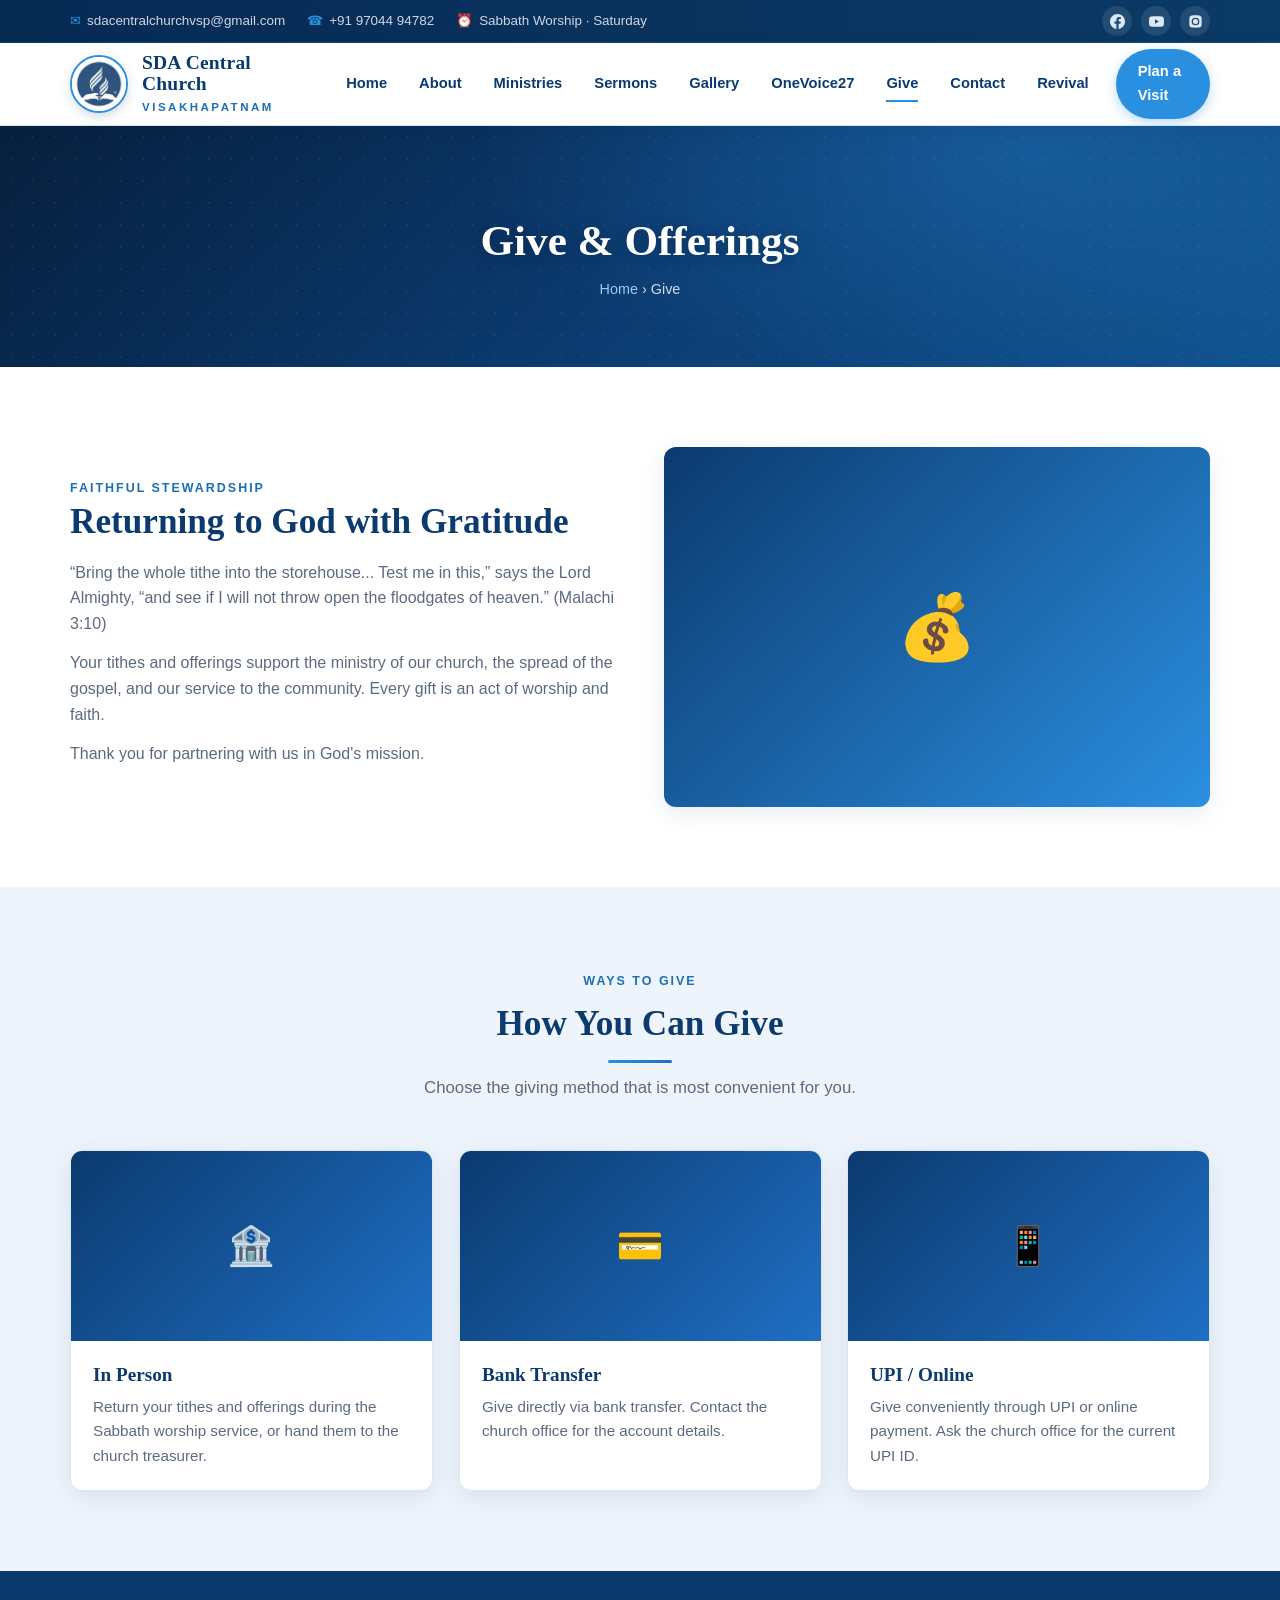
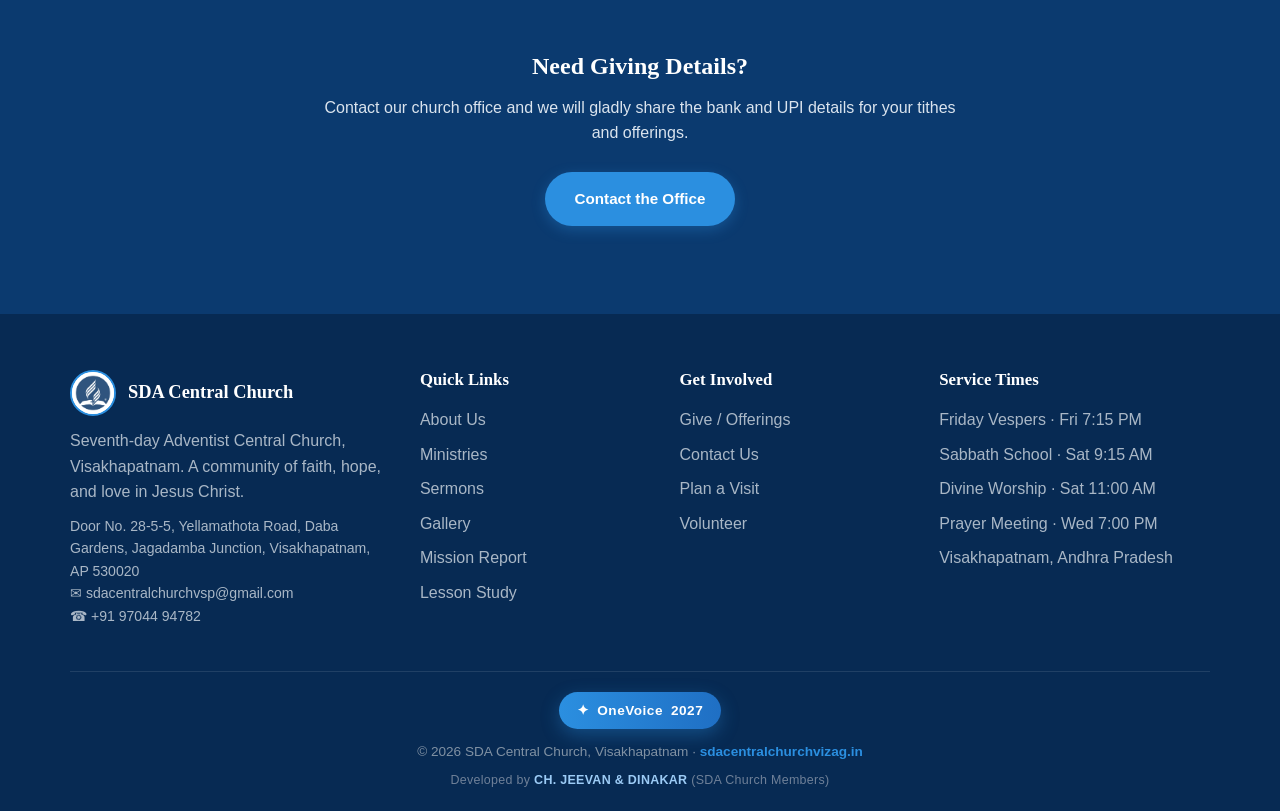
<file: give.html>
<!DOCTYPE html>
<html lang="en">
<head>
  <meta charset="UTF-8" />
  <meta name="google-site-verification" content="Zi2qiCEMWMY_5mDFHsBge2H1NVaKNrXpURIuOs55FkM" />
  <meta name="viewport" content="width=device-width, initial-scale=1.0" />
  <title>Give | SDA Central Church, Visakhapatnam</title>
  <meta name="description" content="Support the mission of the SDA Central Church, Visakhapatnam through your tithes and offerings." />
  <link rel="canonical" href="https://sdacentralchurchvizag.in/give.html" />
  <meta property="og:type" content="website" />
  <meta property="og:site_name" content="SDA Central Church, Visakhapatnam" />
  <meta property="og:title" content="Give | SDA Central Church, Visakhapatnam" />
  <meta property="og:description" content="Support the mission of the SDA Central Church, Visakhapatnam through your tithes and offerings." />
  <meta property="og:url" content="https://sdacentralchurchvizag.in/give.html" />
  <meta property="og:image" content="https://sdacentralchurchvizag.in/assets/img/logo.jpg" />
  <meta name="twitter:card" content="summary" />
  <link rel="icon" type="image/jpeg" href="assets/img/logo.jpg" />
  <link rel="stylesheet" href="assets/css/style.css" />
</head>
<body>

  <div class="topbar">
    <div class="container">
      <div class="topbar-info">
        <span><i class="ico">&#9993;</i> <a href="mailto:sdacentralchurchvsp@gmail.com">sdacentralchurchvsp@gmail.com</a></span>
        <span><i class="ico">&#9742;</i> <a href="tel:+919704494782">+91 97044 94782</a></span>
        <span><i class="ico">&#9200;</i> Sabbath Worship &middot; Saturday</span>
      </div>
      <div class="socials">
        <a class="s-facebook" href="https://www.facebook.com/sdamainchurchvisakhapatnam/" target="_blank" rel="noopener" aria-label="Facebook" title="Facebook"><svg viewBox="0 0 24 24" aria-hidden="true"><path d="M24 12.07C24 5.4 18.63 0 12 0S0 5.4 0 12.07C0 18.1 4.39 23.1 10.13 24v-8.44H7.08v-3.49h3.05V9.41c0-3.02 1.79-4.69 4.53-4.69 1.31 0 2.68.24 2.68.24v2.97h-1.51c-1.49 0-1.96.93-1.96 1.89v2.25h3.33l-.53 3.49h-2.8V24C19.61 23.1 24 18.1 24 12.07z"/></svg></a>
        <a class="s-youtube" href="https://www.youtube.com/@SDAChurchVizag" target="_blank" rel="noopener" aria-label="YouTube" title="YouTube"><svg viewBox="0 0 24 24" aria-hidden="true"><path d="M23.5 6.2a3.02 3.02 0 0 0-2.12-2.14C19.5 3.55 12 3.55 12 3.55s-7.5 0-9.38.51A3.02 3.02 0 0 0 .5 6.2C0 8.09 0 12 0 12s0 3.91.5 5.8a3.02 3.02 0 0 0 2.12 2.14c1.88.51 9.38.51 9.38.51s7.5 0 9.38-.51a3.02 3.02 0 0 0 2.12-2.14c.5-1.89.5-5.8.5-5.8s0-3.91-.5-5.8zM9.6 15.6V8.4l6.2 3.6-6.2 3.6z"/></svg></a>
        <a class="s-instagram" href="https://www.instagram.com/sdacentralchurch_visakhapatnam/?hl=en" target="_blank" rel="noopener" aria-label="Instagram" title="Instagram"><svg viewBox="0 0 24 24" aria-hidden="true"><path d="M12 2.16c3.2 0 3.58.01 4.85.07 1.17.05 1.8.25 2.23.41.56.22.96.48 1.38.9.42.42.68.82.9 1.38.16.42.36 1.06.41 2.23.06 1.27.07 1.65.07 4.85s-.01 3.58-.07 4.85c-.05 1.17-.25 1.8-.41 2.23-.22.56-.48.96-.9 1.38-.42.42-.82.68-1.38.9-.42.16-1.06.36-2.23.41-1.27.06-1.65.07-4.85.07s-3.58-.01-4.85-.07c-1.17-.05-1.8-.25-2.23-.41a3.7 3.7 0 0 1-1.38-.9 3.7 3.7 0 0 1-.9-1.38c-.16-.42-.36-1.06-.41-2.23C2.17 15.58 2.16 15.2 2.16 12s.01-3.58.07-4.85c.05-1.17.25-1.8.41-2.23.22-.56.48-.96.9-1.38.42-.42.82-.68 1.38-.9.42-.16 1.06-.36 2.23-.41C8.42 2.17 8.8 2.16 12 2.16zm0 3.68a6.16 6.16 0 1 0 0 12.32 6.16 6.16 0 0 0 0-12.32zm0 10.16a4 4 0 1 1 0-8 4 4 0 0 1 0 8zm6.41-10.4a1.44 1.44 0 1 1-2.88 0 1.44 1.44 0 0 1 2.88 0z"/></svg></a>
      </div>
    </div>
  </div>

  <header class="site-header">
    <div class="container">
      <a class="brand" href="index.html">
        <span class="logo"><img src="assets/img/logo.jpg" alt="SDA Central Church logo" /></span>
        <span class="brand-text">
          <b>SDA Central Church</b>
          <small>Visakhapatnam</small>
        </span>
      </a>
      <button class="nav-toggle" aria-label="Toggle menu" aria-expanded="false">&#9776;</button>
      <nav class="nav">
        <a href="index.html">Home</a>
        <a href="about.html">About</a>
        <a href="ministries.html">Ministries</a>
        <a href="sermons.html">Sermons</a>
        <a href="events.html">Gallery</a>
        <a href="resources.html">OneVoice27</a>
        <a href="give.html">Give</a>
        <a href="contact.html">Contact</a>
        <a href="revival.html">Revival</a><a href="contact.html" class="nav-cta">Plan a Visit</a>
      </nav>
    </div>
  </header>

  <section class="page-hero">
    <h1>Give &amp; Offerings</h1>
    <div class="crumbs"><a href="index.html">Home</a> &rsaquo; Give</div>
  </section>

  <section class="section">
    <div class="container split">
      <div>
        <span class="eyebrow" style="color:var(--gold-dark); font-weight:700; letter-spacing:2px; text-transform:uppercase; font-size:0.78rem;">Faithful Stewardship</span>
        <h2>Returning to God with Gratitude</h2>
        <p>&ldquo;Bring the whole tithe into the storehouse... Test me in this,&rdquo; says the Lord Almighty, &ldquo;and see if I will not throw open the floodgates of heaven.&rdquo; (Malachi 3:10)</p>
        <p>Your tithes and offerings support the ministry of our church, the spread of the gospel, and our service to the community. Every gift is an act of worship and faith.</p>
        <p>Thank you for partnering with us in God's mission.</p>
      </div>
      <div class="split-media">&#128176;</div>
    </div>
  </section>

  <section class="section section--light">
    <div class="container">
      <div class="section-head">
        <span class="eyebrow">Ways to Give</span>
        <h2>How You Can Give</h2>
        <p>Choose the giving method that is most convenient for you.</p>
      </div>
      <div class="grid grid-3">
        <div class="card">
          <div class="card-media">&#127974;</div>
          <div class="card-body">
            <h3>In Person</h3>
            <p>Return your tithes and offerings during the Sabbath worship service, or hand them to the church treasurer.</p>
          </div>
        </div>
        <div class="card">
          <div class="card-media">&#128179;</div>
          <div class="card-body">
            <h3>Bank Transfer</h3>
            <p>Give directly via bank transfer. Contact the church office for the account details.</p>
          </div>
        </div>
        <div class="card">
          <div class="card-media">&#128241;</div>
          <div class="card-body">
            <h3>UPI / Online</h3>
            <p>Give conveniently through UPI or online payment. Ask the church office for the current UPI ID.</p>
          </div>
        </div>
      </div>
    </div>
  </section>

  <section class="section section--navy">
    <div class="container" style="text-align:center;">
      <h2>Need Giving Details?</h2>
      <p style="max-width:640px; margin:14px auto 26px;">Contact our church office and we will gladly share the bank and UPI details for your tithes and offerings.</p>
      <a href="contact.html" class="btn btn--gold">Contact the Office</a>
    </div>
  </section>

  <footer class="site-footer">
    <div class="container">
      <div class="footer-grid">
        <div class="foot-brand">
          <div class="foot-logo">
            <span class="logo-circle"><img src="assets/img/logo.jpg" alt="SDA Central Church logo" /></span>
            <b>SDA Central Church</b>
          </div>
          <p style="margin-top:12px;">Seventh-day Adventist Central Church, Visakhapatnam. A community of faith, hope, and love in Jesus Christ.</p>
          <p style="margin-top:10px; font-size:0.88rem;">Door No. 28-5-5, Yellamathota Road, Daba Gardens, Jagadamba Junction, Visakhapatnam, AP 530020<br>&#9993; <a href="mailto:sdacentralchurchvsp@gmail.com">sdacentralchurchvsp@gmail.com</a><br>&#9742; <a href="tel:+919704494782">+91 97044 94782</a></p>
        </div>
        <div>
          <h4>Quick Links</h4>
          <ul>
            <li><a href="about.html">About Us</a></li>
            <li><a href="ministries.html">Ministries</a></li>
            <li><a href="sermons.html">Sermons</a></li>
            <li><a href="events.html">Gallery</a></li>
            <li><a href="https://adventistmission.org/mission-awareness/mission-quarterlies/youth-and-adult/videos/principal-to-two-parents-096137" target="_blank" rel="noopener">Mission Report</a></li>
            <li><a href="https://www.fustero.es/index_te.php" target="_blank" rel="noopener">Lesson Study</a></li>
          </ul>
        </div>
        <div>
          <h4>Get Involved</h4>
          <ul>
            <li><a href="give.html">Give / Offerings</a></li>
            <li><a href="contact.html">Contact Us</a></li>
            <li><a href="contact.html">Plan a Visit</a></li>
            <li><a href="ministries.html">Volunteer</a></li>
          </ul>
        </div>
        <div>
          <h4>Service Times</h4>
          <ul>
            <li>Friday Vespers &middot; Fri 7:15 PM</li>
            <li>Sabbath School &middot; Sat 9:15 AM</li>
            <li>Divine Worship &middot; Sat 11:00 AM</li>
            <li>Prayer Meeting &middot; Wed 7:00 PM</li>
            <li>Visakhapatnam, Andhra Pradesh</li>
          </ul>
        </div>
      </div>
      <div class="footer-bottom">
        <div><a class="onevoice" href="resources.html"><b>OneVoice</b> 2027</a></div>
        &copy; <span id="year">2026</span> SDA Central Church, Visakhapatnam &middot; <a href="https://sdacentralchurchvizag.in/">sdacentralchurchvizag.in</a>
        <div class="dev-credit">Developed by <b>CH. JEEVAN &amp; DINAKAR</b> (SDA Church Members)</div>
      </div>
    </div>
  </footer>

  <script src="assets/js/main.js"></script>
</body>
</html>
</file>
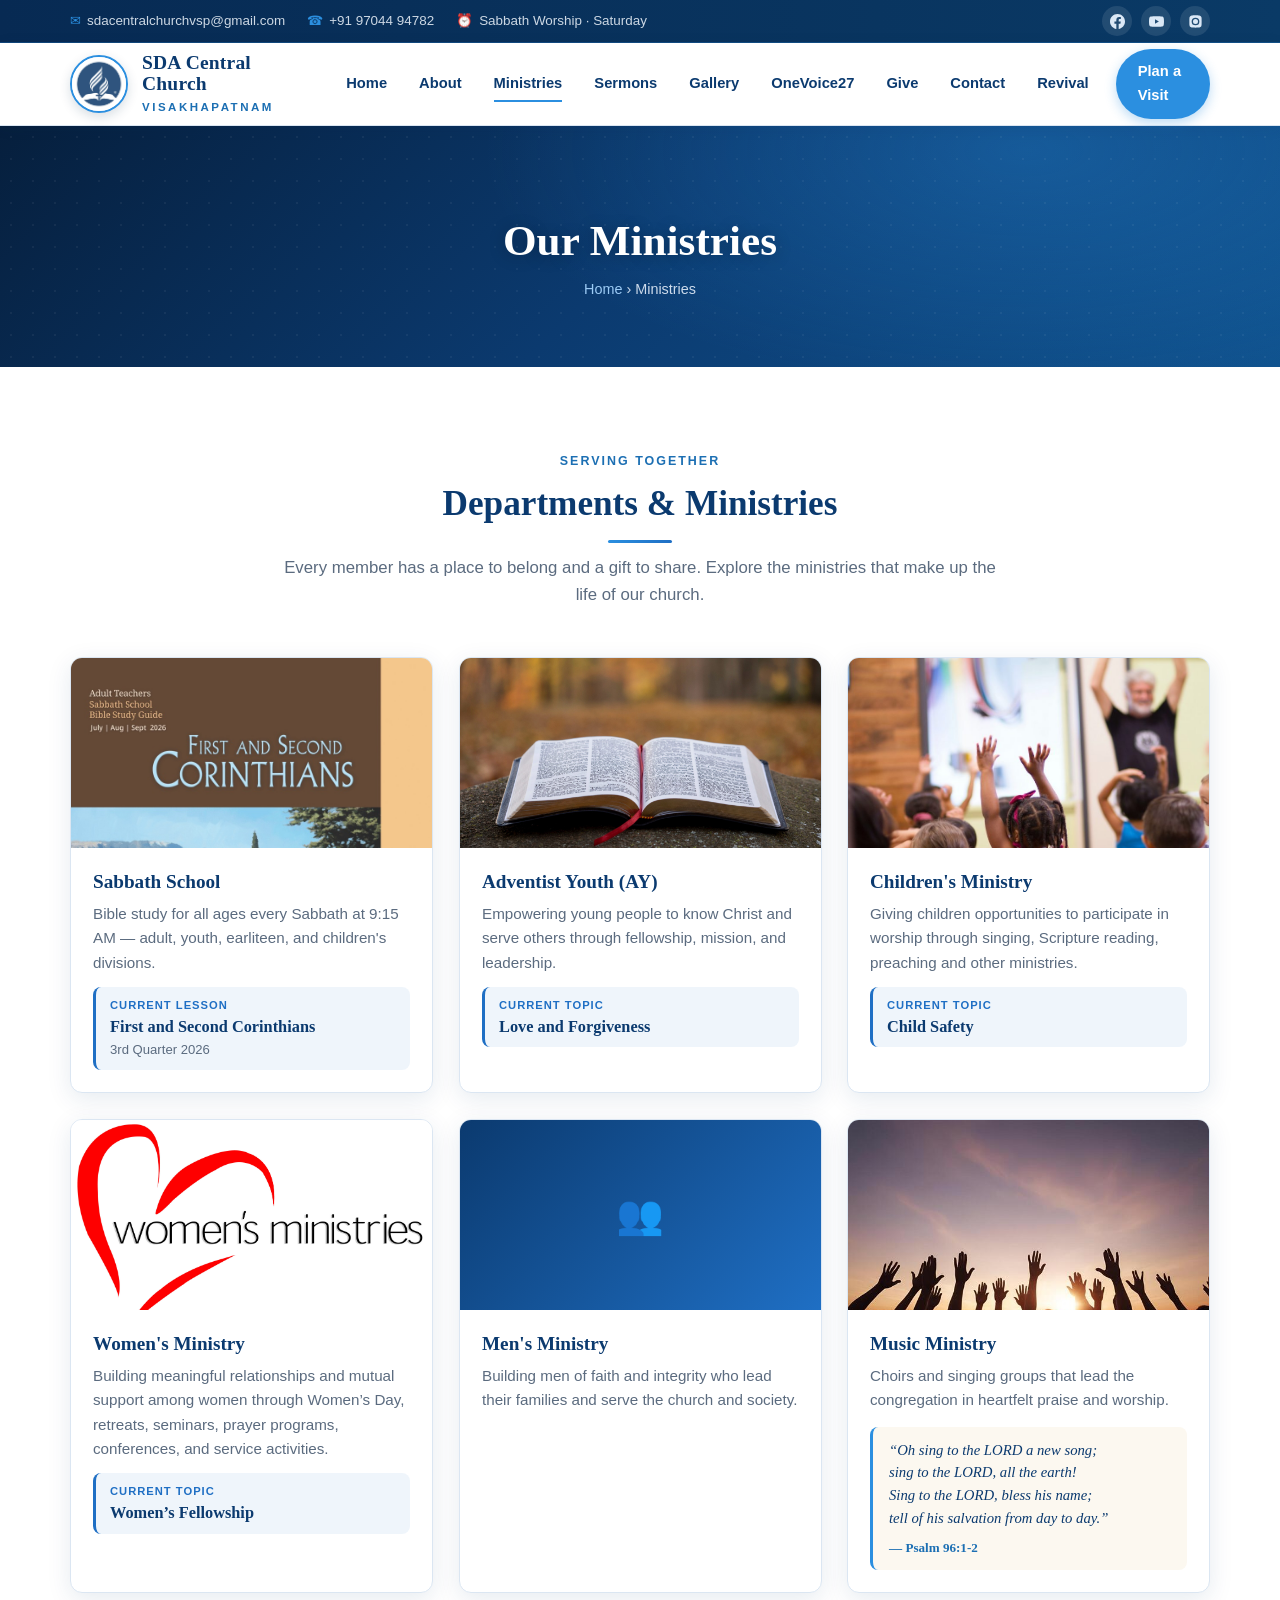
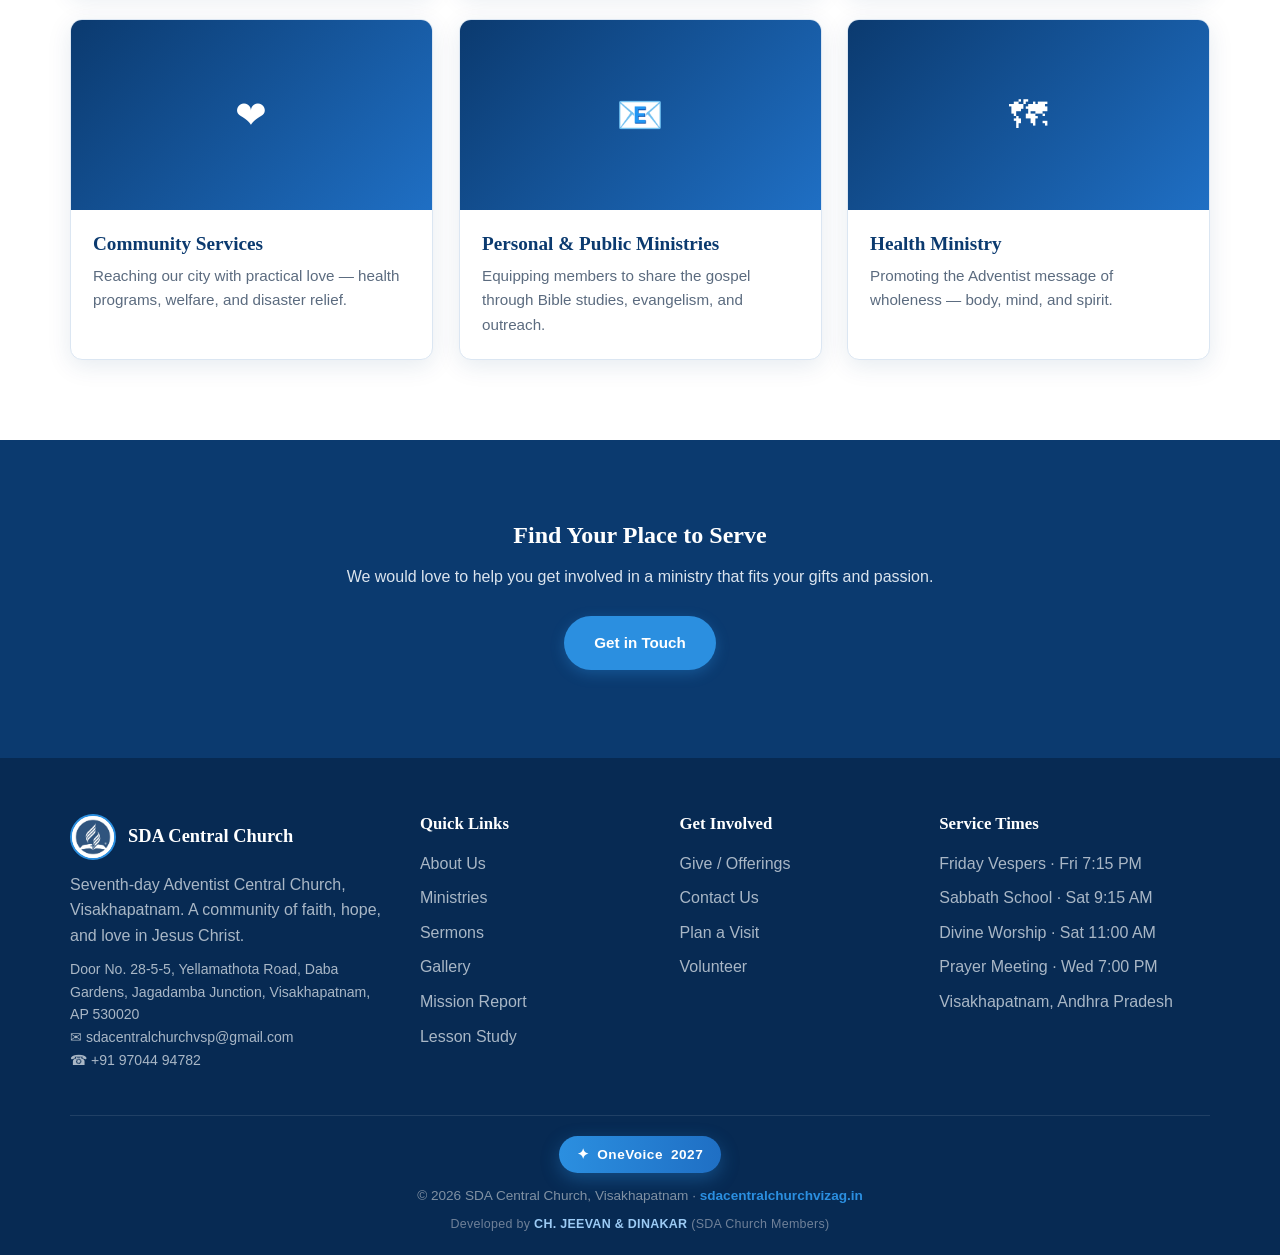
<file: ministries.html>
<!DOCTYPE html>
<html lang="en">
<head>
  <meta charset="UTF-8" />
  <meta name="google-site-verification" content="Zi2qiCEMWMY_5mDFHsBge2H1NVaKNrXpURIuOs55FkM" />
  <meta name="viewport" content="width=device-width, initial-scale=1.0" />
  <title>Ministries | SDA Central Church, Visakhapatnam</title>
  <meta name="description" content="Explore the ministries and departments of the SDA Central Church, Visakhapatnam - Sabbath School, Youth, Children, Women, Men, Music, and more." />
  <link rel="canonical" href="https://sdacentralchurchvizag.in/ministries.html" />
  <meta property="og:type" content="website" />
  <meta property="og:site_name" content="SDA Central Church, Visakhapatnam" />
  <meta property="og:title" content="Ministries | SDA Central Church, Visakhapatnam" />
  <meta property="og:description" content="Explore the ministries and departments of the SDA Central Church, Visakhapatnam - Sabbath School, Youth, Children, Women, Men, Music, and more." />
  <meta property="og:url" content="https://sdacentralchurchvizag.in/ministries.html" />
  <meta property="og:image" content="https://sdacentralchurchvizag.in/assets/img/logo.jpg" />
  <meta name="twitter:card" content="summary" />
  <link rel="icon" type="image/jpeg" href="assets/img/logo.jpg" />
  <link rel="stylesheet" href="assets/css/style.css" />
</head>
<body>

  <div class="topbar">
    <div class="container">
      <div class="topbar-info">
        <span><i class="ico">&#9993;</i> <a href="mailto:sdacentralchurchvsp@gmail.com">sdacentralchurchvsp@gmail.com</a></span>
        <span><i class="ico">&#9742;</i> <a href="tel:+919704494782">+91 97044 94782</a></span>
        <span><i class="ico">&#9200;</i> Sabbath Worship &middot; Saturday</span>
      </div>
      <div class="socials">
        <a class="s-facebook" href="https://www.facebook.com/sdamainchurchvisakhapatnam/" target="_blank" rel="noopener" aria-label="Facebook" title="Facebook"><svg viewBox="0 0 24 24" aria-hidden="true"><path d="M24 12.07C24 5.4 18.63 0 12 0S0 5.4 0 12.07C0 18.1 4.39 23.1 10.13 24v-8.44H7.08v-3.49h3.05V9.41c0-3.02 1.79-4.69 4.53-4.69 1.31 0 2.68.24 2.68.24v2.97h-1.51c-1.49 0-1.96.93-1.96 1.89v2.25h3.33l-.53 3.49h-2.8V24C19.61 23.1 24 18.1 24 12.07z"/></svg></a>
        <a class="s-youtube" href="https://www.youtube.com/@SDAChurchVizag" target="_blank" rel="noopener" aria-label="YouTube" title="YouTube"><svg viewBox="0 0 24 24" aria-hidden="true"><path d="M23.5 6.2a3.02 3.02 0 0 0-2.12-2.14C19.5 3.55 12 3.55 12 3.55s-7.5 0-9.38.51A3.02 3.02 0 0 0 .5 6.2C0 8.09 0 12 0 12s0 3.91.5 5.8a3.02 3.02 0 0 0 2.12 2.14c1.88.51 9.38.51 9.38.51s7.5 0 9.38-.51a3.02 3.02 0 0 0 2.12-2.14c.5-1.89.5-5.8.5-5.8s0-3.91-.5-5.8zM9.6 15.6V8.4l6.2 3.6-6.2 3.6z"/></svg></a>
        <a class="s-instagram" href="https://www.instagram.com/sdacentralchurch_visakhapatnam/?hl=en" target="_blank" rel="noopener" aria-label="Instagram" title="Instagram"><svg viewBox="0 0 24 24" aria-hidden="true"><path d="M12 2.16c3.2 0 3.58.01 4.85.07 1.17.05 1.8.25 2.23.41.56.22.96.48 1.38.9.42.42.68.82.9 1.38.16.42.36 1.06.41 2.23.06 1.27.07 1.65.07 4.85s-.01 3.58-.07 4.85c-.05 1.17-.25 1.8-.41 2.23-.22.56-.48.96-.9 1.38-.42.42-.82.68-1.38.9-.42.16-1.06.36-2.23.41-1.27.06-1.65.07-4.85.07s-3.58-.01-4.85-.07c-1.17-.05-1.8-.25-2.23-.41a3.7 3.7 0 0 1-1.38-.9 3.7 3.7 0 0 1-.9-1.38c-.16-.42-.36-1.06-.41-2.23C2.17 15.58 2.16 15.2 2.16 12s.01-3.58.07-4.85c.05-1.17.25-1.8.41-2.23.22-.56.48-.96.9-1.38.42-.42.82-.68 1.38-.9.42-.16 1.06-.36 2.23-.41C8.42 2.17 8.8 2.16 12 2.16zm0 3.68a6.16 6.16 0 1 0 0 12.32 6.16 6.16 0 0 0 0-12.32zm0 10.16a4 4 0 1 1 0-8 4 4 0 0 1 0 8zm6.41-10.4a1.44 1.44 0 1 1-2.88 0 1.44 1.44 0 0 1 2.88 0z"/></svg></a>
      </div>
    </div>
  </div>

  <header class="site-header">
    <div class="container">
      <a class="brand" href="index.html">
        <span class="logo"><img src="assets/img/logo.jpg" alt="SDA Central Church logo" /></span>
        <span class="brand-text">
          <b>SDA Central Church</b>
          <small>Visakhapatnam</small>
        </span>
      </a>
      <button class="nav-toggle" aria-label="Toggle menu" aria-expanded="false">&#9776;</button>
      <nav class="nav">
        <a href="index.html">Home</a>
        <a href="about.html">About</a>
        <a href="ministries.html">Ministries</a>
        <a href="sermons.html">Sermons</a>
        <a href="events.html">Gallery</a>
        <a href="resources.html">OneVoice27</a>
        <a href="give.html">Give</a>
        <a href="contact.html">Contact</a>
        <a href="revival.html">Revival</a><a href="contact.html" class="nav-cta">Plan a Visit</a>
      </nav>
    </div>
  </header>

  <section class="page-hero">
    <h1>Our Ministries</h1>
    <div class="crumbs"><a href="index.html">Home</a> &rsaquo; Ministries</div>
  </section>

  <section class="section">
    <div class="container">
      <div class="section-head">
        <span class="eyebrow">Serving Together</span>
        <h2>Departments &amp; Ministries</h2>
        <p>Every member has a place to belong and a gift to share. Explore the ministries that make up the life of our church.</p>
      </div>
      <div class="grid grid-3">
        <div class="card">
          <div class="card-media has-photo"><img src="assets/img/sabbath school.jpg" alt="Sabbath School class" loading="lazy" /></div>
          <div class="card-body">
            <h3>Sabbath School</h3>
            <p>Bible study for all ages every Sabbath at 9:15 AM &mdash; adult, youth, earliteen, and children's divisions.</p>
            <p class="lesson-now"><span class="lesson-label">Current Lesson</span><strong>First and Second Corinthians</strong><span class="lesson-quarter">3rd Quarter 2026</span></p>
          </div>
        </div>
        <div class="card">
          <div class="card-media has-photo"><img src="assets/img/Youth%20%26%20AY.jpeg" alt="Youth and AY ministry" loading="lazy" /></div>
          <div class="card-body">
            <h3>Adventist Youth (AY)</h3>
            <p>Empowering young people to know Christ and serve others through fellowship, mission, and leadership.</p>
            <p class="lesson-now"><span class="lesson-label">Current Topic</span><strong>Love and Forgiveness</strong></p>
          </div>
        </div>
        <div class="card">
          <div class="card-media has-photo"><img src="assets/img/Childrens%20Ministry.jpg" alt="Children's Ministry" loading="lazy" /></div>
          <div class="card-body">
            <h3>Children's Ministry</h3>
            <p>Giving children opportunities to participate in worship through singing, Scripture reading, preaching and other ministries.</p>
            <p class="lesson-now"><span class="lesson-label">Current Topic</span><strong>Child Safety</strong></p>
          </div>
        </div>
        <div class="card">
          <div class="card-media has-photo"><img src="assets/img/women%27s%20ministries.jpg" alt="Women's Ministry" loading="lazy" /></div>
          <div class="card-body">
            <h3>Women's Ministry</h3>
            <p>Building meaningful relationships and mutual support among women through Women&rsquo;s Day, retreats, seminars, prayer programs, conferences, and service activities.</p>
            <p class="lesson-now"><span class="lesson-label">Current Topic</span><strong>Women&rsquo;s Fellowship</strong></p>
          </div>
        </div>
        <div class="card">
          <div class="card-media">&#128101;</div>
          <div class="card-body">
            <h3>Men's Ministry</h3>
            <p>Building men of faith and integrity who lead their families and serve the church and society.</p>
          </div>
        </div>
        <div class="card">
          <div class="card-media has-photo"><img src="assets/img/hands%20raising.jpeg" alt="Music Ministry - hands raised in praise" loading="lazy" /></div>
          <div class="card-body">
            <h3>Music Ministry</h3>
            <p>Choirs and singing groups that lead the congregation in heartfelt praise and worship.</p>
            <blockquote class="card-verse">
              &ldquo;Oh sing to the LORD a new song;<br>
              sing to the LORD, all the earth!<br>
              Sing to the LORD, bless his name;<br>
              tell of his salvation from day to day.&rdquo;
              <cite>&mdash; Psalm 96:1-2</cite>
            </blockquote>
          </div>
        </div>
        <div class="card">
          <div class="card-media">&#10084;</div>
          <div class="card-body">
            <h3>Community Services</h3>
            <p>Reaching our city with practical love &mdash; health programs, welfare, and disaster relief.</p>
          </div>
        </div>
        <div class="card">
          <div class="card-media">&#128231;</div>
          <div class="card-body">
            <h3>Personal &amp; Public Ministries</h3>
            <p>Equipping members to share the gospel through Bible studies, evangelism, and outreach.</p>
          </div>
        </div>
        <div class="card">
          <div class="card-media">&#128506;</div>
          <div class="card-body">
            <h3>Health Ministry</h3>
            <p>Promoting the Adventist message of wholeness &mdash; body, mind, and spirit.</p>
          </div>
        </div>
      </div>
    </div>
  </section>

  <section class="section section--navy">
    <div class="container" style="text-align:center;">
      <h2>Find Your Place to Serve</h2>
      <p style="max-width:640px; margin:14px auto 26px;">We would love to help you get involved in a ministry that fits your gifts and passion.</p>
      <a href="contact.html" class="btn btn--gold">Get in Touch</a>
    </div>
  </section>

  <footer class="site-footer">
    <div class="container">
      <div class="footer-grid">
        <div class="foot-brand">
          <div class="foot-logo">
            <span class="logo-circle"><img src="assets/img/logo.jpg" alt="SDA Central Church logo" /></span>
            <b>SDA Central Church</b>
          </div>
          <p style="margin-top:12px;">Seventh-day Adventist Central Church, Visakhapatnam. A community of faith, hope, and love in Jesus Christ.</p>
          <p style="margin-top:10px; font-size:0.88rem;">Door No. 28-5-5, Yellamathota Road, Daba Gardens, Jagadamba Junction, Visakhapatnam, AP 530020<br>&#9993; <a href="mailto:sdacentralchurchvsp@gmail.com">sdacentralchurchvsp@gmail.com</a><br>&#9742; <a href="tel:+919704494782">+91 97044 94782</a></p>
        </div>
        <div>
          <h4>Quick Links</h4>
          <ul>
            <li><a href="about.html">About Us</a></li>
            <li><a href="ministries.html">Ministries</a></li>
            <li><a href="sermons.html">Sermons</a></li>
            <li><a href="events.html">Gallery</a></li>
            <li><a href="https://adventistmission.org/mission-awareness/mission-quarterlies/youth-and-adult/videos/principal-to-two-parents-096137" target="_blank" rel="noopener">Mission Report</a></li>
            <li><a href="https://www.fustero.es/index_te.php" target="_blank" rel="noopener">Lesson Study</a></li>
          </ul>
        </div>
        <div>
          <h4>Get Involved</h4>
          <ul>
            <li><a href="give.html">Give / Offerings</a></li>
            <li><a href="contact.html">Contact Us</a></li>
            <li><a href="contact.html">Plan a Visit</a></li>
            <li><a href="ministries.html">Volunteer</a></li>
          </ul>
        </div>
        <div>
          <h4>Service Times</h4>
          <ul>
            <li>Friday Vespers &middot; Fri 7:15 PM</li>
            <li>Sabbath School &middot; Sat 9:15 AM</li>
            <li>Divine Worship &middot; Sat 11:00 AM</li>
            <li>Prayer Meeting &middot; Wed 7:00 PM</li>
            <li>Visakhapatnam, Andhra Pradesh</li>
          </ul>
        </div>
      </div>
      <div class="footer-bottom">
        <div><a class="onevoice" href="resources.html"><b>OneVoice</b> 2027</a></div>
        &copy; <span id="year">2026</span> SDA Central Church, Visakhapatnam &middot; <a href="https://sdacentralchurchvizag.in/">sdacentralchurchvizag.in</a>
        <div class="dev-credit">Developed by <b>CH. JEEVAN &amp; DINAKAR</b> (SDA Church Members)</div>
      </div>
    </div>
  </footer>

  <script src="assets/js/main.js"></script>
</body>
</html>
</file>
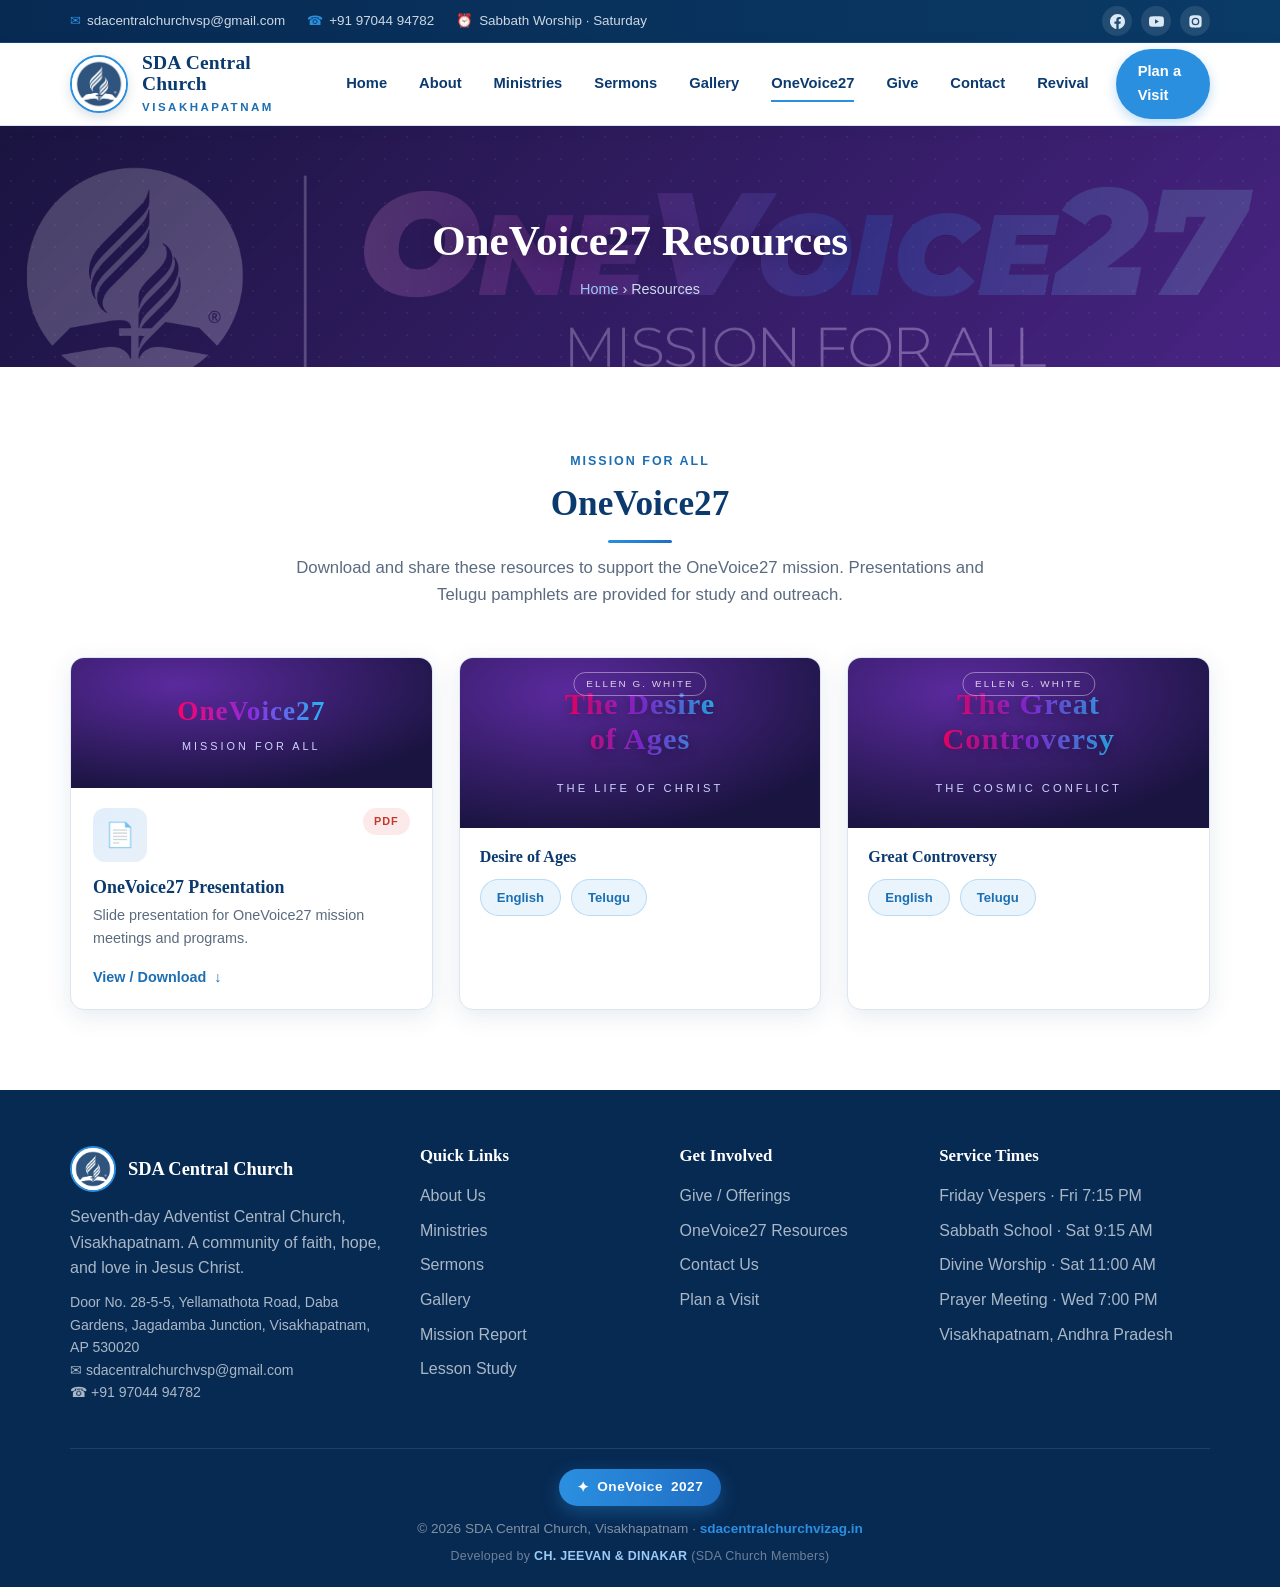
<file: resources.html>
<!DOCTYPE html>
<html lang="en">
<head>
  <meta charset="UTF-8" />
  <meta name="google-site-verification" content="Zi2qiCEMWMY_5mDFHsBge2H1NVaKNrXpURIuOs55FkM" />
  <meta name="viewport" content="width=device-width, initial-scale=1.0" />
  <title>OneVoice27 Resources | SDA Central Church, Visakhapatnam</title>
  <meta name="description" content="Download OneVoice27 mission resources - presentations, Telugu pamphlets, and study materials from the SDA Central Church, Visakhapatnam." />
  <link rel="canonical" href="https://sdacentralchurchvizag.in/resources.html" />
  <meta property="og:type" content="website" />
  <meta property="og:site_name" content="SDA Central Church, Visakhapatnam" />
  <meta property="og:title" content="OneVoice27 Resources | SDA Central Church, Visakhapatnam" />
  <meta property="og:description" content="Download OneVoice27 mission resources - presentations, Telugu pamphlets, and study materials from the SDA Central Church, Visakhapatnam." />
  <meta property="og:url" content="https://sdacentralchurchvizag.in/resources.html" />
  <meta property="og:image" content="https://sdacentralchurchvizag.in/assets/img/logo.jpg" />
  <meta name="twitter:card" content="summary" />
  <link rel="icon" type="image/jpeg" href="assets/img/logo.jpg" />
  <link rel="stylesheet" href="assets/css/style.css" />
</head>
<body>

  <div class="topbar">
    <div class="container">
      <div class="topbar-info">
        <span><i class="ico">&#9993;</i> <a href="mailto:sdacentralchurchvsp@gmail.com">sdacentralchurchvsp@gmail.com</a></span>
        <span><i class="ico">&#9742;</i> <a href="tel:+919704494782">+91 97044 94782</a></span>
        <span><i class="ico">&#9200;</i> Sabbath Worship &middot; Saturday</span>
      </div>
      <div class="socials">
        <a class="s-facebook" href="https://www.facebook.com/sdamainchurchvisakhapatnam/" target="_blank" rel="noopener" aria-label="Facebook" title="Facebook"><svg viewBox="0 0 24 24" aria-hidden="true"><path d="M24 12.07C24 5.4 18.63 0 12 0S0 5.4 0 12.07C0 18.1 4.39 23.1 10.13 24v-8.44H7.08v-3.49h3.05V9.41c0-3.02 1.79-4.69 4.53-4.69 1.31 0 2.68.24 2.68.24v2.97h-1.51c-1.49 0-1.96.93-1.96 1.89v2.25h3.33l-.53 3.49h-2.8V24C19.61 23.1 24 18.1 24 12.07z"/></svg></a>
        <a class="s-youtube" href="https://www.youtube.com/@SDAChurchVizag" target="_blank" rel="noopener" aria-label="YouTube" title="YouTube"><svg viewBox="0 0 24 24" aria-hidden="true"><path d="M23.5 6.2a3.02 3.02 0 0 0-2.12-2.14C19.5 3.55 12 3.55 12 3.55s-7.5 0-9.38.51A3.02 3.02 0 0 0 .5 6.2C0 8.09 0 12 0 12s0 3.91.5 5.8a3.02 3.02 0 0 0 2.12 2.14c1.88.51 9.38.51 9.38.51s7.5 0 9.38-.51a3.02 3.02 0 0 0 2.12-2.14c.5-1.89.5-5.8.5-5.8s0-3.91-.5-5.8zM9.6 15.6V8.4l6.2 3.6-6.2 3.6z"/></svg></a>
        <a class="s-instagram" href="https://www.instagram.com/sdacentralchurch_visakhapatnam/?hl=en" target="_blank" rel="noopener" aria-label="Instagram" title="Instagram"><svg viewBox="0 0 24 24" aria-hidden="true"><path d="M12 2.16c3.2 0 3.58.01 4.85.07 1.17.05 1.8.25 2.23.41.56.22.96.48 1.38.9.42.42.68.82.9 1.38.16.42.36 1.06.41 2.23.06 1.27.07 1.65.07 4.85s-.01 3.58-.07 4.85c-.05 1.17-.25 1.8-.41 2.23-.22.56-.48.96-.9 1.38-.42.42-.82.68-1.38.9-.42.16-1.06.36-2.23.41-1.27.06-1.65.07-4.85.07s-3.58-.01-4.85-.07c-1.17-.05-1.8-.25-2.23-.41a3.7 3.7 0 0 1-1.38-.9 3.7 3.7 0 0 1-.9-1.38c-.16-.42-.36-1.06-.41-2.23C2.17 15.58 2.16 15.2 2.16 12s.01-3.58.07-4.85c.05-1.17.25-1.8.41-2.23.22-.56.48-.96.9-1.38.42-.42.82-.68 1.38-.9.42-.16 1.06-.36 2.23-.41C8.42 2.17 8.8 2.16 12 2.16zm0 3.68a6.16 6.16 0 1 0 0 12.32 6.16 6.16 0 0 0 0-12.32zm0 10.16a4 4 0 1 1 0-8 4 4 0 0 1 0 8zm6.41-10.4a1.44 1.44 0 1 1-2.88 0 1.44 1.44 0 0 1 2.88 0z"/></svg></a>
      </div>
    </div>
  </div>

  <header class="site-header">
    <div class="container">
      <a class="brand" href="index.html">
        <span class="logo"><img src="assets/img/logo.jpg" alt="SDA Central Church logo" /></span>
        <span class="brand-text">
          <b>SDA Central Church</b>
          <small>Visakhapatnam</small>
        </span>
      </a>
      <button class="nav-toggle" aria-label="Toggle menu" aria-expanded="false">&#9776;</button>
      <nav class="nav">
        <a href="index.html">Home</a>
        <a href="about.html">About</a>
        <a href="ministries.html">Ministries</a>
        <a href="sermons.html">Sermons</a>
        <a href="events.html">Gallery</a>
        <a href="resources.html">OneVoice27</a>
        <a href="give.html">Give</a>
        <a href="contact.html">Contact</a>
        <a href="revival.html">Revival</a><a href="contact.html" class="nav-cta">Plan a Visit</a>
      </nav>
    </div>
  </header>

  <section class="page-hero page-hero--onevoice">
    <h1>OneVoice27 Resources</h1>
    <div class="crumbs"><a href="index.html">Home</a> &rsaquo; Resources</div>
  </section>

  <section class="section">
    <div class="container">
      <div class="section-head">
        <span class="eyebrow">Mission for All</span>
        <h2>OneVoice27</h2>
        <p>Download and share these resources to support the OneVoice27 mission. Presentations and Telugu pamphlets are provided for study and outreach.</p>
      </div>

      <div class="grid grid-3">
        <!-- Presentation -->
        <a class="resource-card resource-card--banner" href="assets/resources/OneVoice27-Presentation.pdf" target="_blank" rel="noopener">
          <div class="rc-art">
            <div>
              <b>OneVoice27</b>
              <small>Mission for All</small>
            </div>
          </div>
          <div class="rc-content">
            <div class="rc-top">
              <span class="rc-icon">&#128196;</span>
              <span class="rc-tag pdf">PDF</span>
            </div>
            <h3>OneVoice27 Presentation</h3>
            <p>Slide presentation for OneVoice27 mission meetings and programs.</p>
            <span class="rc-action">View / Download</span>
          </div>
        </a>

        <!--
        HIDDEN until the PDF files are added to assets/resources/.
        To re-enable: place onevoice27-telugu-pamphlet.pdf and
        onevoice27-telugu-pamphlet-2.pdf in assets/resources/, then
        remove this comment wrapper (the opening line above and the
        closing line below).

        [Telugu Pamphlet 1]
        <a class="resource-card resource-card--banner" href="assets/resources/onevoice27-telugu-pamphlet.pdf" download>
          <div class="rc-art">
            <div>
              <b>OneVoice27</b>
              <small>Mission for All</small>
            </div>
          </div>
          <div class="rc-content">
            <div class="rc-top">
              <span class="rc-icon">&#128196;</span>
              <span class="rc-tag pdf">PDF</span>
            </div>
            <h3>OneVoice27 Telugu Pamphlet</h3>
            <p>Telugu-language pamphlet for distribution and outreach.</p>
            <span class="rc-action">Download</span>
          </div>
        </a>

        [Telugu Pamphlet 2]
        <a class="resource-card resource-card--banner" href="assets/resources/onevoice27-telugu-pamphlet-2.pdf" download>
          <div class="rc-art">
            <div>
              <b>OneVoice27</b>
              <small>Mission for All</small>
            </div>
          </div>
          <div class="rc-content">
            <div class="rc-top">
              <span class="rc-icon">&#128196;</span>
              <span class="rc-tag pdf">PDF</span>
            </div>
            <h3>OneVoice27 Telugu Pamphlet</h3>
            <p>Additional Telugu pamphlet for sharing the OneVoice27 message.</p>
            <span class="rc-action">Download</span>
          </div>
        </a>
        -->

        <!-- Featured artwork / Desire of Ages -->
        <div class="resource-card resource-card--feature">
          <div class="rc-art rc-art--doa">
            <span class="rc-book-tag">Ellen G. White</span>
            <b>The Desire<br>of Ages</b>
            <small>The Life of Christ</small>
          </div>
          <div class="rc-cap">
            <b>Desire of Ages</b>
            <div class="rc-langs">
              <a class="rc-lang" href="https://m.egwwritings.org/en/book/130.3257/toc" target="_blank" rel="noopener">English</a>
              <a class="rc-lang" href="https://m.egwwritings.org/te/book/14613.1/toc" target="_blank" rel="noopener">Telugu</a>
            </div>
          </div>
        </div>

        <!-- Great Controversy -->
        <div class="resource-card resource-card--feature">
          <div class="rc-art rc-art--gc">
            <span class="rc-book-tag">Ellen G. White</span>
            <b>The Great<br>Controversy</b>
            <small>The Cosmic Conflict</small>
          </div>
          <div class="rc-cap">
            <b>Great Controversy</b>
            <div class="rc-langs">
              <a class="rc-lang" href="https://m.egwwritings.org/en/book/132/toc" target="_blank" rel="noopener">English</a>
              <a class="rc-lang" href="https://m.egwwritings.org/te/book/14417/toc" target="_blank" rel="noopener">Telugu</a>
            </div>
          </div>
        </div>
      </div>

    </div>
  </section>

  <footer class="site-footer">
    <div class="container">
      <div class="footer-grid">
        <div class="foot-brand">
          <div class="foot-logo">
            <span class="logo-circle"><img src="assets/img/logo.jpg" alt="SDA Central Church logo" /></span>
            <b>SDA Central Church</b>
          </div>
          <p style="margin-top:12px;">Seventh-day Adventist Central Church, Visakhapatnam. A community of faith, hope, and love in Jesus Christ.</p>
          <p style="margin-top:10px; font-size:0.88rem;">Door No. 28-5-5, Yellamathota Road, Daba Gardens, Jagadamba Junction, Visakhapatnam, AP 530020<br>&#9993; <a href="mailto:sdacentralchurchvsp@gmail.com">sdacentralchurchvsp@gmail.com</a><br>&#9742; <a href="tel:+919704494782">+91 97044 94782</a></p>
        </div>
        <div>
          <h4>Quick Links</h4>
          <ul>
            <li><a href="about.html">About Us</a></li>
            <li><a href="ministries.html">Ministries</a></li>
            <li><a href="sermons.html">Sermons</a></li>
            <li><a href="events.html">Gallery</a></li>
            <li><a href="https://adventistmission.org/mission-awareness/mission-quarterlies/youth-and-adult/videos/principal-to-two-parents-096137" target="_blank" rel="noopener">Mission Report</a></li>
            <li><a href="https://www.fustero.es/index_te.php" target="_blank" rel="noopener">Lesson Study</a></li>
          </ul>
        </div>
        <div>
          <h4>Get Involved</h4>
          <ul>
            <li><a href="give.html">Give / Offerings</a></li>
            <li><a href="resources.html">OneVoice27 Resources</a></li>
            <li><a href="contact.html">Contact Us</a></li>
            <li><a href="contact.html">Plan a Visit</a></li>
          </ul>
        </div>
        <div>
          <h4>Service Times</h4>
          <ul>
            <li>Friday Vespers &middot; Fri 7:15 PM</li>
            <li>Sabbath School &middot; Sat 9:15 AM</li>
            <li>Divine Worship &middot; Sat 11:00 AM</li>
            <li>Prayer Meeting &middot; Wed 7:00 PM</li>
            <li>Visakhapatnam, Andhra Pradesh</li>
          </ul>
        </div>
      </div>
      <div class="footer-bottom">
        <div><span class="onevoice"><b>OneVoice</b> 2027</span></div>
        &copy; <span id="year">2026</span> SDA Central Church, Visakhapatnam &middot; <a href="https://sdacentralchurchvizag.in/">sdacentralchurchvizag.in</a>
        <div class="dev-credit">Developed by <b>CH. JEEVAN &amp; DINAKAR</b> (SDA Church Members)</div>
      </div>
    </div>
  </footer>

  <script src="assets/js/main.js"></script>
</body>
</html>
</file>
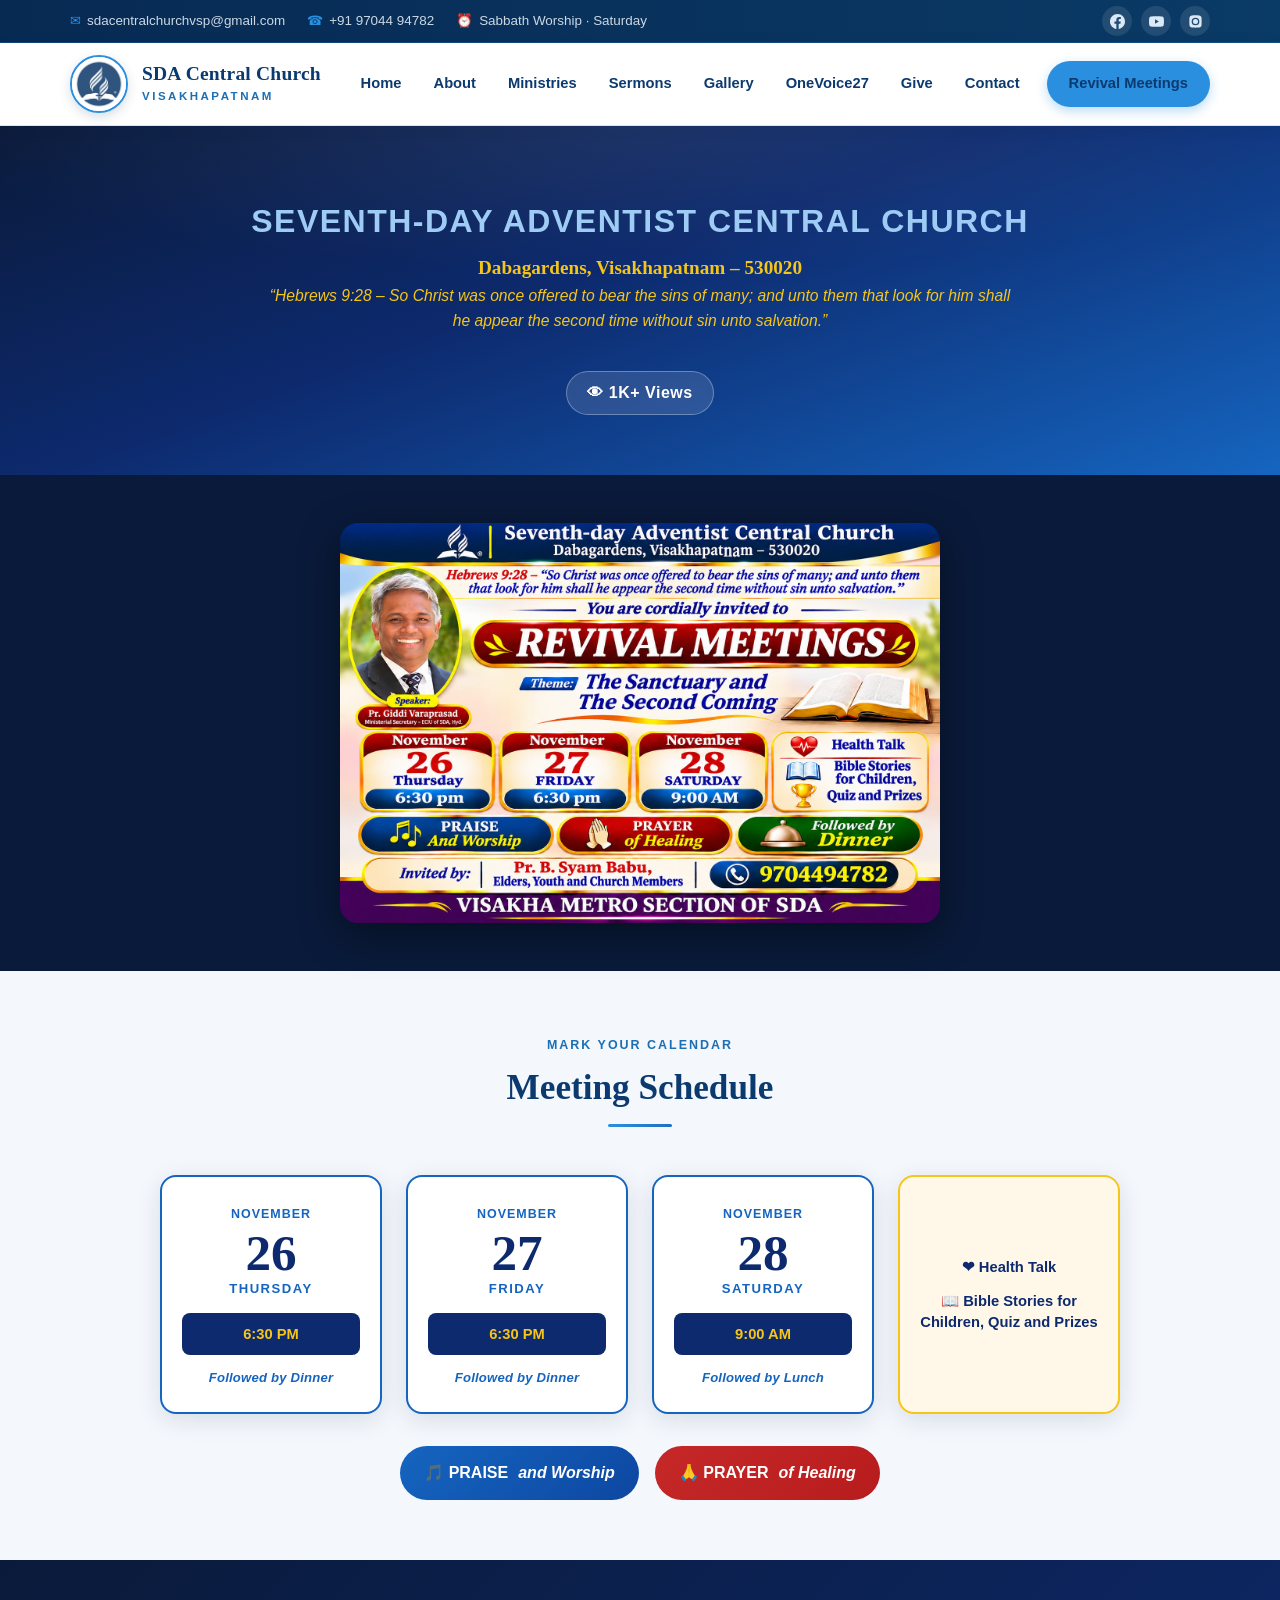
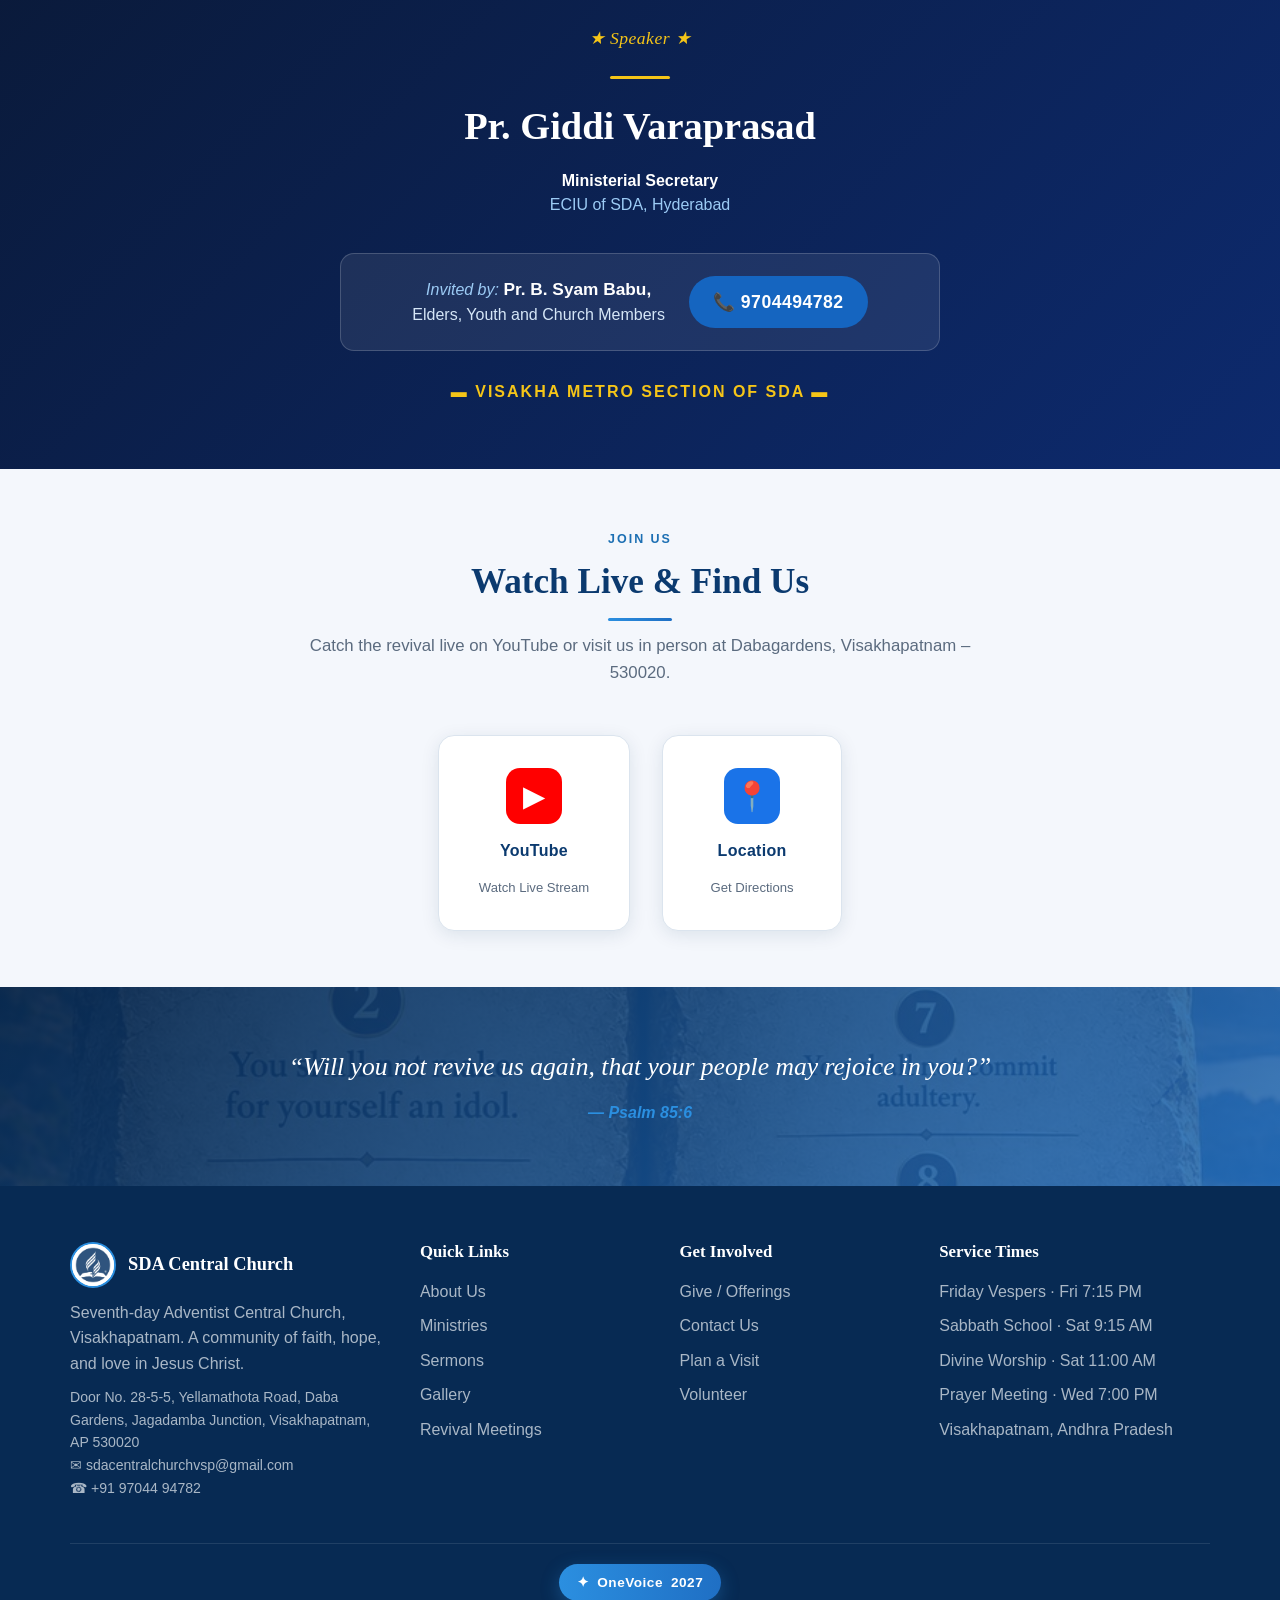
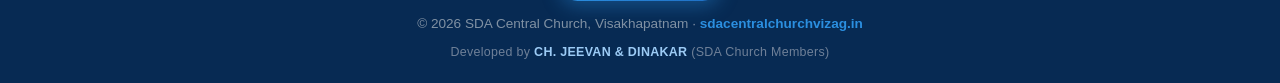
<file: revival.html>
<!DOCTYPE html>
<html lang="en">
<head>
  <meta charset="UTF-8" />
  <meta name="google-site-verification" content="Zi2qiCEMWMY_5mDFHsBge2H1NVaKNrXpURIuOs55FkM" />
  <meta name="viewport" content="width=device-width, initial-scale=1.0" />
  <title>Revival Meetings | SDA Central Church, Visakhapatnam</title>
  <meta name="description" content="Join us for Revival Meetings at SDA Central Church Vizag, Jagadamba, Dabagardens. Speaker: Pr. Giddi Varaprasad, Ministerial Department Director, ECIU Hyderabad." />
  <link rel="canonical" href="https://sdacentralchurchvizag.in/revival.html" />
  <meta property="og:type" content="website" />
  <meta property="og:site_name" content="SDA Central Church, Visakhapatnam" />
  <meta property="og:title" content="Revival Meetings | SDA Central Church, Visakhapatnam" />
  <meta property="og:description" content="Join us for Revival Meetings at SDA Central Church Vizag. Speaker: Pr. Giddi Varaprasad, ECIU Hyderabad." />
  <meta property="og:url" content="https://sdacentralchurchvizag.in/revival.html" />
  <meta property="og:image" content="https://sdacentralchurchvizag.in/assets/img/Revival%20Meetings.jpeg" />
  <meta property="og:image:width" content="800" />
  <meta property="og:image:height" content="1000" />
  <meta name="twitter:card" content="summary_large_image" />
  <meta name="twitter:image" content="https://sdacentralchurchvizag.in/assets/img/Revival%20Meetings.jpeg" />
  <link rel="icon" type="image/jpeg" href="assets/img/logo.jpg" />
  <link rel="stylesheet" href="assets/css/style.css" />
  <style>
    /* ---- Poster — mobile: image first, desktop: after hero ---- */
    .revival-poster-section {
      display: block;
      background: #0a1a3a;
      line-height: 0;
    }
    .revival-poster-img {
      display: block;
      width: 100%;
      max-width: 600px;
      height: auto;
      margin: 0 auto;
    }
    @media (min-width: 768px) {
      .revival-poster-section {
        order: 2;
        padding: 48px 20px;
        line-height: normal;
      }
      .revival-poster-img {
        border-radius: 18px;
        box-shadow: 0 12px 40px rgba(0,0,0,0.4);
      }
      .revival-hero { order: 1; }
      .revival-page-wrap {
        display: flex;
        flex-direction: column;
      }
    }
    @media (max-width: 767px) {
      .revival-poster-img { border-radius: 0; }
    }

    /* ---- Revival hero banner ---- */
    .revival-hero {
      background: linear-gradient(160deg, #0a1a3a 0%, #0d2a6e 45%, #1565c0 100%);
      color: #fff;
      padding: 70px 20px 60px;
      text-align: center;
      position: relative;
      overflow: hidden;
    }
    .revival-hero::before {
      content: "";
      position: absolute; inset: 0;
      background: radial-gradient(ellipse 80% 60% at 50% 0%, rgba(255,255,255,0.07), transparent 70%);
      pointer-events: none;
    }
    .revival-hero .church-tag {
      display: inline-block;
      font-size: clamp(1.3rem, 4vw, 2rem);
      font-weight: 800;
      letter-spacing: 1.5px;
      text-transform: uppercase;
      color: #9ccbf5;
      margin-bottom: 10px;
    }
    .revival-hero .church-name {
      font-family: var(--serif, Georgia, serif);
      font-size: clamp(0.95rem, 2vw, 1.2rem);
      font-weight: 600;
      color: #fff;
      line-height: 1.15;
      margin: 0 0 4px;
    }
    .revival-hero .church-name span { color: #f5c518; }
    .revival-hero .church-sub {
      font-size: 0.95rem;
      color: #9ccbf5;
      margin-bottom: 36px;
    }
    .revival-title {
      position: relative; z-index: 1;
      margin-bottom: 10px;
      display: flex;
      align-items: baseline;
      justify-content: center;
      gap: 12px;
      flex-wrap: wrap;
    }
    .revival-title .word-revival {
      display: inline;
      font-family: var(--serif, Georgia, serif);
      font-size: clamp(1.6rem, 4vw, 2.6rem);
      font-weight: 900;
      color: #f5c518;
      line-height: 1.1;
      text-shadow: 0 2px 10px rgba(0,0,0,0.3);
      letter-spacing: 1px;
    }
    .revival-title .word-meetings {
      display: inline;
      font-family: var(--serif, Georgia, serif);
      font-size: clamp(1.4rem, 3.5vw, 2.2rem);
      font-weight: 700;
      font-style: italic;
      color: #fff;
      line-height: 1.1;
      text-shadow: 0 2px 8px rgba(0,0,0,0.25);
    }
    .revival-tagline {
      margin-top: 28px;
      font-family: var(--serif, Georgia, serif);
      font-size: clamp(1.3rem, 4vw, 2rem);
      font-style: italic;
      color: #fff;
      text-shadow: 0 2px 10px rgba(0,0,0,0.3);
    }
    .revival-tagline span { color: #f5c518; font-style: italic; }

    /* ---- Schedule section ---- */
    .revival-schedule {
      background: #f4f7fc;
      padding: 60px 20px;
    }
    .schedule-grid {
      display: grid;
      grid-template-columns: repeat(4, 1fr);
      gap: 24px;
      max-width: 960px;
      margin: 36px auto 0;
    }
    .schedule-card {
      background: #fff;
      border: 2px solid #1565c0;
      border-radius: 16px;
      text-align: center;
      padding: 28px 20px 24px;
      box-shadow: 0 6px 24px rgba(13,47,82,0.12);
      transition: transform 0.28s ease, box-shadow 0.28s ease;
    }
    .schedule-card:hover { transform: translateY(-6px); box-shadow: 0 16px 40px rgba(13,47,82,0.18); }
    .schedule-card .day-num {
      font-family: var(--serif, Georgia, serif);
      font-size: 3.2rem;
      font-weight: 900;
      color: #0d2a6e;
      line-height: 1;
    }
    .schedule-card .day-name {
      font-size: 0.82rem;
      font-weight: 700;
      letter-spacing: 1.5px;
      text-transform: uppercase;
      color: #1565c0;
      margin-bottom: 14px;
    }
    .schedule-card .day-time {
      background: #0d2a6e;
      color: #fff;
      border-radius: 8px;
      padding: 10px 12px;
      font-size: 0.92rem;
      font-weight: 600;
      line-height: 1.5;
    }
    .schedule-card .day-time span { color: #f5c518; }
    .schedule-card .day-extra {
      margin-top: 12px;
      font-size: 0.82rem;
      font-weight: 600;
      color: #1565c0;
      font-style: italic;
      letter-spacing: 0.2px;
    }

    /* ---- Speaker section ---- */
    .revival-speaker {
      background: linear-gradient(135deg, #0a1a3a, #0d2a6e);
      color: #fff;
      padding: 64px 20px;
      text-align: center;
    }
    .speaker-box {
      display: inline-flex;
      flex-direction: column;
      align-items: center;
      gap: 20px;
      max-width: 500px;
    }
    .speaker-label {
      font-family: var(--serif, Georgia, serif);
      font-size: 1.1rem;
      font-style: italic;
      color: #f5c518;
      letter-spacing: 0.5px;
    }
    .speaker-name {
      font-family: var(--serif, Georgia, serif);
      font-size: clamp(1.6rem, 5vw, 2.4rem);
      font-weight: 800;
      color: #fff;
      line-height: 1.2;
      margin: 0;
    }
    .speaker-role {
      font-size: 1rem;
      color: #9ccbf5;
      line-height: 1.5;
    }
    .speaker-role b { color: #fff; }
    .speaker-divider {
      width: 60px; height: 3px;
      background: #f5c518;
      border-radius: 3px;
      margin: 4px auto;
    }

    /* ---- Links section ---- */
    .revival-links {
      background: #f4f7fc;
      padding: 56px 20px;
      text-align: center;
    }
    .revival-links-grid {
      display: flex;
      justify-content: center;
      gap: 32px;
      flex-wrap: wrap;
      margin-top: 32px;
    }
    .revival-link-card {
      background: #fff;
      border: 1px solid #dbe4ee;
      border-radius: 16px;
      padding: 32px 40px;
      display: flex;
      flex-direction: column;
      align-items: center;
      gap: 14px;
      box-shadow: 0 4px 18px rgba(13,47,82,0.10);
      text-decoration: none;
      color: var(--navy, #0b3a6f);
      transition: transform 0.28s ease, box-shadow 0.28s ease;
      min-width: 180px;
    }
    .revival-link-card:hover { transform: translateY(-5px); box-shadow: 0 14px 36px rgba(13,47,82,0.18); }
    .revival-link-card .link-icon {
      width: 56px; height: 56px;
      border-radius: 14px;
      display: grid; place-items: center;
      font-size: 1.8rem;
    }
    .revival-link-card.yt .link-icon { background: #ff0000; color: #fff; }
    .revival-link-card.loc .link-icon { background: #1a73e8; color: #fff; }
    .revival-link-card .link-label {
      font-weight: 700;
      font-size: 1rem;
      letter-spacing: 0.3px;
    }
    .revival-link-card .link-sub {
      font-size: 0.82rem;
      color: var(--muted, #5a6b7b);
    }

    @media (max-width: 900px) {
      .schedule-grid { grid-template-columns: repeat(2, 1fr); max-width: 600px; }
    }
    @media (max-width: 640px) {
      .schedule-grid { grid-template-columns: 1fr; max-width: 320px; }
      .revival-links-grid { gap: 20px; }
      .revival-link-card { min-width: 140px; padding: 24px 28px; }
      .programme-badges { flex-direction: column; align-items: center; }
    }

    /* ---- New content styles ---- */
    .revival-verse {
      max-width: 760px; margin: 0 auto 18px;
      font-style: italic; font-size: 0.98rem;
      color: #c8ddee; line-height: 1.6;
    }
    .revival-verse strong, .revival-verse { color: #f5c518; }
    .revival-invite {
      font-size: 1.15rem; font-weight: 600;
      color: #fff; letter-spacing: 0.5px;
      margin-bottom: 10px;
    }
    .revival-theme {
      margin-top: 22px;
      font-size: clamp(1.1rem, 3vw, 1.5rem);
      color: #fff; line-height: 1.4;
    }
    .revival-theme em { font-style: normal; font-weight: 700; color: #f5c518; }
    .theme-label {
      display: inline-block;
      background: #1565c0; color: #fff;
      padding: 3px 12px; border-radius: 6px;
      font-size: 0.95rem; font-weight: 700;
      margin-right: 8px; font-style: normal;
    }
    .day-month {
      font-size: 0.78rem; font-weight: 700;
      text-transform: uppercase; letter-spacing: 1px;
      color: #1565c0; margin-bottom: 2px;
    }
    .schedule-card--features {
      background: #fff8e8;
      border-color: #f5c518;
      justify-content: center;
      display: flex; flex-direction: column;
      gap: 14px; padding: 24px 18px;
    }
    .feature-item {
      font-size: 0.92rem; font-weight: 600;
      color: #0d2a6e; line-height: 1.4;
    }
    .programme-badges {
      display: flex; flex-wrap: wrap;
      justify-content: center; gap: 16px;
      margin-top: 32px;
    }
    .prog-badge {
      display: inline-flex; align-items: center; gap: 10px;
      padding: 14px 24px; border-radius: 50px;
      font-size: 1rem; font-weight: 700; color: #fff;
      min-width: 180px; justify-content: center;
    }
    .prog-badge em { font-style: italic; font-weight: 600; }
    .prog-badge--blue { background: linear-gradient(135deg, #1565c0, #0d47a1); }
    .prog-badge--red  { background: linear-gradient(135deg, #c62828, #b71c1c); }
    .prog-badge--green { background: linear-gradient(135deg, #2e7d32, #1b5e20); }
    .prog-badge strong { color: #f5c518; font-size: 1.1rem; }
    .invite-box {
      margin-top: 36px;
      display: flex; flex-wrap: wrap;
      align-items: center; justify-content: center;
      gap: 24px;
      background: rgba(255,255,255,0.08);
      border: 1px solid rgba(255,255,255,0.18);
      border-radius: 14px; padding: 22px 32px;
      max-width: 600px; margin-left: auto; margin-right: auto;
    }
    .invite-by { font-size: 1rem; color: #d5e6f7; line-height: 1.5; text-align: center; }
    .invite-by strong { color: #fff; font-size: 1.08rem; }
    .invite-by em { font-style: italic; color: #9ccbf5; }
    .invite-phone {
      display: inline-flex; align-items: center; gap: 8px;
      background: #1565c0; color: #fff;
      padding: 12px 24px; border-radius: 50px;
      font-size: 1.1rem; font-weight: 700;
      text-decoration: none; letter-spacing: 0.5px;
      transition: background 0.2s ease;
    }
    .invite-phone:hover { background: #0d47a1; }
    .revival-section-tag {
      margin-top: 28px;
      font-size: 1rem; font-weight: 800;
      letter-spacing: 2px; text-transform: uppercase;
      color: #f5c518; text-align: center;
    }
    .revival-views-badge {
      display: inline-flex; align-items: center; gap: 8px;
      margin-top: 20px;
      background: rgba(255,255,255,0.12);
      border: 1px solid rgba(255,255,255,0.3);
      -webkit-backdrop-filter: blur(6px); backdrop-filter: blur(6px);
      color: #fff; font-size: 1rem; font-weight: 700;
      padding: 8px 20px; border-radius: 999px;
      letter-spacing: 0.5px;
    }
  </style>
</head>
<body>

  <div class="topbar">
    <div class="container">
      <div class="topbar-info">
        <span><i class="ico">&#9993;</i> <a href="mailto:sdacentralchurchvsp@gmail.com">sdacentralchurchvsp@gmail.com</a></span>
        <span><i class="ico">&#9742;</i> <a href="tel:+919704494782">+91 97044 94782</a></span>
        <span><i class="ico">&#9200;</i> Sabbath Worship &middot; Saturday</span>
      </div>
      <div class="socials">
        <a class="s-facebook" href="https://www.facebook.com/sdamainchurchvisakhapatnam/" target="_blank" rel="noopener" aria-label="Facebook" title="Facebook"><svg viewBox="0 0 24 24" aria-hidden="true"><path d="M24 12.07C24 5.4 18.63 0 12 0S0 5.4 0 12.07C0 18.1 4.39 23.1 10.13 24v-8.44H7.08v-3.49h3.05V9.41c0-3.02 1.79-4.69 4.53-4.69 1.31 0 2.68.24 2.68.24v2.97h-1.51c-1.49 0-1.96.93-1.96 1.89v2.25h3.33l-.53 3.49h-2.8V24C19.61 23.1 24 18.1 24 12.07z"/></svg></a>
        <a class="s-youtube" href="https://www.youtube.com/@SDAChurchVizag" target="_blank" rel="noopener" aria-label="YouTube" title="YouTube"><svg viewBox="0 0 24 24" aria-hidden="true"><path d="M23.5 6.2a3.02 3.02 0 0 0-2.12-2.14C19.5 3.55 12 3.55 12 3.55s-7.5 0-9.38.51A3.02 3.02 0 0 0 .5 6.2C0 8.09 0 12 0 12s0 3.91.5 5.8a3.02 3.02 0 0 0 2.12 2.14c1.88.51 9.38.51 9.38.51s7.5 0 9.38-.51a3.02 3.02 0 0 0 2.12-2.14c.5-1.89.5-5.8.5-5.8s0-3.91-.5-5.8zM9.6 15.6V8.4l6.2 3.6-6.2 3.6z"/></svg></a>
        <a class="s-instagram" href="https://www.instagram.com/sdacentralchurch_visakhapatnam/?hl=en" target="_blank" rel="noopener" aria-label="Instagram" title="Instagram"><svg viewBox="0 0 24 24" aria-hidden="true"><path d="M12 2.16c3.2 0 3.58.01 4.85.07 1.17.05 1.8.25 2.23.41.56.22.96.48 1.38.9.42.42.68.82.9 1.38.16.42.36 1.06.41 2.23.06 1.27.07 1.65.07 4.85s-.01 3.58-.07 4.85c-.05 1.17-.25 1.8-.41 2.23-.22.56-.48.96-.9 1.38-.42.42-.82.68-1.38.9-.42.16-1.06.36-2.23.41-1.27.06-1.65.07-4.85.07s-3.58-.01-4.85-.07c-1.17-.05-1.8-.25-2.23-.41a3.7 3.7 0 0 1-1.38-.9 3.7 3.7 0 0 1-.9-1.38c-.16-.42-.36-1.06-.41-2.23C2.17 15.58 2.16 15.2 2.16 12s.01-3.58.07-4.85c.05-1.17.25-1.8.41-2.23.22-.56.48-.96.9-1.38.42-.42.82-.68 1.38-.9.42-.16 1.06-.36 2.23-.41C8.42 2.17 8.8 2.16 12 2.16zm0 3.68a6.16 6.16 0 1 0 0 12.32 6.16 6.16 0 0 0 0-12.32zm0 10.16a4 4 0 1 1 0-8 4 4 0 0 1 0 8zm6.41-10.4a1.44 1.44 0 1 1-2.88 0 1.44 1.44 0 0 1 2.88 0z"/></svg></a>
      </div>
    </div>
  </div>

  <header class="site-header">
    <div class="container">
      <a class="brand" href="index.html">
        <span class="logo"><img src="assets/img/logo.jpg" alt="SDA Central Church logo" /></span>
        <span class="brand-text">
          <b>SDA Central Church</b>
          <small>Visakhapatnam</small>
        </span>
      </a>
      <button class="nav-toggle" aria-label="Toggle menu" aria-expanded="false">&#9776;</button>
      <nav class="nav">
        <a href="index.html">Home</a>
        <a href="about.html">About</a>
        <a href="ministries.html">Ministries</a>
        <a href="sermons.html">Sermons</a>
        <a href="events.html">Gallery</a>
        <a href="resources.html">OneVoice27</a>
        <a href="give.html">Give</a>
        <a href="contact.html">Contact</a>
        <a href="revival.html" class="nav-cta">Revival Meetings</a>
      </nav>
    </div>
  </header>

  <div class="revival-page-wrap">
  <!-- Poster — mobile: first, desktop: second via CSS order -->
  <section class="revival-poster-section">
    <img src="assets/img/Revival%20Meetings.jpeg"
         alt="Revival Meetings Poster - SDA Central Church Vizag"
         class="revival-poster-img" />
  </section>

  <!-- Hero -->
  <section class="revival-hero">
    <div class="container">
      <span class="church-tag">Seventh-day Adventist Central Church</span>
      <h1 class="church-name"><span>Dabagardens, Visakhapatnam &ndash; 530020</span></h1>
      <p class="revival-verse">&ldquo;Hebrews 9:28 &ndash; So Christ was once offered to bear the sins of many; and unto them that look for him shall he appear the second time without sin unto salvation.&rdquo;</p>
      <div class="revival-views-badge">&#128065; 1K+ Views</div>
    </div>
  </section>
  </div>

  <!-- Schedule -->
  <section class="revival-schedule">
    <div class="container">
      <div class="section-head">
        <span class="eyebrow">Mark Your Calendar</span>
        <h2>Meeting Schedule</h2>
      </div>
      <div class="schedule-grid">

        <div class="schedule-card reveal delay-1">
          <div class="day-month">November</div>
          <div class="day-num">26</div>
          <div class="day-name">Thursday</div>
          <div class="day-time"><span>6:30 PM</span></div>
          <div class="day-extra">Followed by Dinner</div>
        </div>

        <div class="schedule-card reveal delay-2">
          <div class="day-month">November</div>
          <div class="day-num">27</div>
          <div class="day-name">Friday</div>
          <div class="day-time"><span>6:30 PM</span></div>
          <div class="day-extra">Followed by Dinner</div>
        </div>

        <div class="schedule-card reveal delay-3">
          <div class="day-month">November</div>
          <div class="day-num">28</div>
          <div class="day-name">Saturday</div>
          <div class="day-time"><span>9:00 AM</span></div>
          <div class="day-extra">Followed by Lunch</div>
        </div>

        <div class="schedule-card schedule-card--features reveal delay-4">
          <div class="feature-item">&#10084; Health Talk</div>
          <div class="feature-item">&#128214; Bible Stories for Children, Quiz and Prizes</div>
        </div>

      </div>

      <!-- Programme badges -->
      <div class="programme-badges">
        <div class="prog-badge prog-badge--blue">&#127925; PRAISE <em>and Worship</em></div>
        <div class="prog-badge prog-badge--red">&#128591; PRAYER <em>of Healing</em></div>
      </div>
    </div>
  </section>

  <!-- Speaker & Invite -->
  <section class="revival-speaker">
    <div class="container">
      <div class="speaker-box">
        <span class="speaker-label">&#9733; Speaker &#9733;</span>
        <div class="speaker-divider"></div>
        <h2 class="speaker-name">Pr. Giddi Varaprasad</h2>
        <p class="speaker-role">
          <b>Ministerial Secretary</b><br>
          ECIU of SDA, Hyderabad
        </p>
      </div>
      <div class="invite-box">
        <p class="invite-by"><em>Invited by:</em> <strong>Pr. B. Syam Babu,</strong><br>Elders, Youth and Church Members</p>
        <a href="tel:+919704494782" class="invite-phone">&#128222; 9704494782</a>
      </div>
      <p class="revival-section-tag">&#9644; VISAKHA METRO SECTION OF SDA &#9644;</p>
    </div>
  </section>

  <!-- YouTube & Location links -->
  <section class="revival-links">
    <div class="container">
      <div class="section-head">
        <span class="eyebrow">Join Us</span>
        <h2>Watch Live &amp; Find Us</h2>
        <p>Catch the revival live on YouTube or visit us in person at Dabagardens, Visakhapatnam &ndash; 530020.</p>
      </div>
      <div class="revival-links-grid">
        <a class="revival-link-card yt" href="https://www.youtube.com/@SDAChurchVizag" target="_blank" rel="noopener">
          <span class="link-icon">&#9654;</span>
          <span class="link-label">YouTube</span>
          <span class="link-sub">Watch Live Stream</span>
        </a>
        <a class="revival-link-card loc" href="https://maps.google.com/?q=Seventh-day+Adventist+Church+Vizag,+28-5-5+Yellamathota+Road,+Daba+Gardens,+Jagadamba+Junction,+Visakhapatnam" target="_blank" rel="noopener">
          <span class="link-icon">&#128205;</span>
          <span class="link-label">Location</span>
          <span class="link-sub">Get Directions</span>
        </a>
      </div>
    </div>
  </section>

  <!-- Verse -->
  <section class="verse">
    <blockquote>&ldquo;Will you not revive us again, that your people may rejoice in you?&rdquo;</blockquote>
    <cite>&mdash; Psalm 85:6</cite>
  </section>

  <footer class="site-footer">
    <div class="container">
      <div class="footer-grid">
        <div class="foot-brand">
          <div class="foot-logo">
            <span class="logo-circle"><img src="assets/img/logo.jpg" alt="SDA Central Church logo" /></span>
            <b>SDA Central Church</b>
          </div>
          <p style="margin-top:12px;">Seventh-day Adventist Central Church, Visakhapatnam. A community of faith, hope, and love in Jesus Christ.</p>
          <p style="margin-top:10px; font-size:0.88rem;">Door No. 28-5-5, Yellamathota Road, Daba Gardens, Jagadamba Junction, Visakhapatnam, AP 530020<br>&#9993; <a href="mailto:sdacentralchurchvsp@gmail.com">sdacentralchurchvsp@gmail.com</a><br>&#9742; <a href="tel:+919704494782">+91 97044 94782</a></p>
        </div>
        <div>
          <h4>Quick Links</h4>
          <ul>
            <li><a href="about.html">About Us</a></li>
            <li><a href="ministries.html">Ministries</a></li>
            <li><a href="sermons.html">Sermons</a></li>
            <li><a href="events.html">Gallery</a></li>
            <li><a href="revival.html">Revival Meetings</a></li>
          </ul>
        </div>
        <div>
          <h4>Get Involved</h4>
          <ul>
            <li><a href="give.html">Give / Offerings</a></li>
            <li><a href="contact.html">Contact Us</a></li>
            <li><a href="contact.html">Plan a Visit</a></li>
            <li><a href="ministries.html">Volunteer</a></li>
          </ul>
        </div>
        <div>
          <h4>Service Times</h4>
          <ul>
            <li>Friday Vespers &middot; Fri 7:15 PM</li>
            <li>Sabbath School &middot; Sat 9:15 AM</li>
            <li>Divine Worship &middot; Sat 11:00 AM</li>
            <li>Prayer Meeting &middot; Wed 7:00 PM</li>
            <li>Visakhapatnam, Andhra Pradesh</li>
          </ul>
        </div>
      </div>
      <div class="footer-bottom">
        <div><a class="onevoice" href="resources.html"><b>OneVoice</b> 2027</a></div>
        &copy; <span id="year">2026</span> SDA Central Church, Visakhapatnam &middot; <a href="https://sdacentralchurchvizag.in/">sdacentralchurchvizag.in</a>
        <div class="dev-credit">Developed by <b>CH. JEEVAN &amp; DINAKAR</b> (SDA Church Members)</div>
      </div>
    </div>
  </footer>

  <script src="assets/js/main.js"></script>
</body>
</html>
</file>
<file: assets/css/style.css>
/* ===========================================================
   SDA Central Church, Visakhapatnam
   Main Stylesheet
   =========================================================== */

:root {
  /* Blue & white professional palette */
  --navy: #0b3a6f;          /* primary deep blue */
  --navy-dark: #072a53;     /* darker blue for footers/topbar */
  --sky: #1f6fc4;           /* mid blue for links */
  --accent: #2b8fe0;        /* bright accent blue */
  --accent-dark: #1c6fb3;   /* accent hover */

  /* Accent variables (repointed from gold -> blue so all existing
     rules that used gold now render in the accent blue) */
  --gold: #2b8fe0;
  --gold-dark: #1c6fb3;

  --light: #eef4fb;         /* very light blue-tinted surface */
  --muted: #5b6b7f;
  --text: #1f2b3a;
  --white: #ffffff;
  --border: #dbe6f2;
  --shadow: 0 6px 24px rgba(11, 58, 111, 0.10);
  --radius: 12px;
  --max: 1180px;
  --font: "Segoe UI", "Helvetica Neue", Arial, sans-serif;
  --serif: "Georgia", "Times New Roman", serif;
}

* { margin: 0; padding: 0; box-sizing: border-box; }

html { scroll-behavior: smooth; }

body {
  font-family: var(--font);
  color: var(--text);
  line-height: 1.6;
  background: var(--white);
}

img { max-width: 100%; display: block; }

a { color: var(--sky); text-decoration: none; }
a:hover { color: var(--gold-dark); }

.container {
  width: 100%;
  max-width: var(--max);
  margin: 0 auto;
  padding: 0 20px;
}

h1, h2, h3, h4 { font-family: var(--serif); color: var(--navy); line-height: 1.25; }

.section { padding: 72px 0; }
.section--tight { padding: 48px 0; }
.section--light { background: var(--light); }
.section--navy { background: var(--navy); color: #dbe4ee; }
.section--navy h2, .section--navy h3 { color: var(--white); }

.section-head { text-align: center; max-width: 720px; margin: 0 auto 48px; }
.section-head .eyebrow {
  display: inline-block;
  text-transform: uppercase;
  letter-spacing: 2px;
  font-size: 0.78rem;
  color: var(--gold-dark);
  font-weight: 700;
  margin-bottom: 10px;
}
.section-head h2 { font-size: 2.1rem; margin-bottom: 12px; }
.section-head p { color: var(--muted); font-size: 1.05rem; }

/* ---------- Buttons ---------- */
.btn {
  display: inline-block;
  padding: 13px 28px;
  border-radius: 50px;
  font-weight: 600;
  font-size: 0.95rem;
  border: 2px solid transparent;
  cursor: pointer;
  transition: all 0.2s ease;
}
.btn--gold { background: var(--accent); color: var(--white); box-shadow: 0 4px 14px rgba(43,143,224,0.32); }
.btn--gold:hover { background: var(--accent-dark); color: var(--white); }
.btn--outline { border-color: var(--white); color: var(--white); background: transparent; }
.btn--outline:hover { background: var(--white); color: var(--navy); }
.btn--navy { background: var(--navy); color: var(--white); }
.btn--navy:hover { background: var(--navy-dark); color: var(--white); }

/* ---------- Top bar ---------- */
.topbar {
  background: linear-gradient(90deg, var(--navy-dark), #0a3a66);
  color: #cdd8e4;
  font-size: 0.84rem;
  border-bottom: 1px solid rgba(43,143,224,0.28);
}
.topbar .container {
  display: flex;
  justify-content: space-between;
  align-items: center;
  min-height: 42px;
  flex-wrap: wrap;
  gap: 8px;
}
.topbar a { color: #cdd8e4; transition: color 0.2s ease; }
.topbar a:hover { color: var(--gold); }
.topbar .topbar-info { display: flex; align-items: center; gap: 22px; }
.topbar .topbar-info span { display: inline-flex; align-items: center; gap: 6px; }
.topbar .topbar-info .ico { color: var(--gold); font-style: normal; }
.topbar .socials { display: flex; align-items: center; gap: 9px; }
.topbar .socials a {
  width: 30px; height: 30px; border-radius: 50%;
  display: grid; place-items: center;
  background: rgba(255,255,255,0.10);
  color: #dbe8f6;
  transition: transform 0.2s ease, background 0.2s ease, color 0.2s ease;
}
.topbar .socials a svg { width: 15px; height: 15px; fill: currentColor; display: block; }
.topbar .socials a:hover { transform: translateY(-2px); color: #fff; }
.topbar .socials a.s-facebook:hover { background: #1877f2; }
.topbar .socials a.s-youtube:hover { background: #ff0000; }
.topbar .socials a.s-instagram:hover {
  background: radial-gradient(circle at 30% 110%, #fdf497 0%, #fd5949 45%, #d6249f 70%, #285AEB 100%);
}

/* ---------- Header / Nav ---------- */
.site-header {
  position: sticky;
  top: 0;
  z-index: 100;
  background: rgba(255,255,255,0.98);
  backdrop-filter: saturate(140%) blur(6px);
  box-shadow: 0 2px 14px rgba(13,47,82,0.08);
  border-bottom: 1px solid var(--border);
  transition: box-shadow 0.25s ease, padding 0.25s ease;
}
.site-header.scrolled { box-shadow: 0 8px 26px rgba(13,47,82,0.14); }
.site-header .container {
  display: flex;
  align-items: center;
  justify-content: space-between;
  min-height: 82px;
  gap: 18px;
}
.brand { display: flex; align-items: center; gap: 14px; }
.brand .logo {
  width: 58px; height: 58px;
  border-radius: 50%;
  background: var(--white);
  display: grid; place-items: center;
  overflow: hidden;
  border: 2px solid var(--gold);
  box-shadow: 0 4px 12px rgba(13,47,82,0.16);
  flex: 0 0 auto;
  transition: transform 0.25s ease, box-shadow 0.25s ease;
}
.brand:hover .logo { transform: scale(1.04); box-shadow: 0 6px 16px rgba(13,47,82,0.24); }
.brand .logo img { width: 100%; height: 100%; object-fit: contain; display: block; }
.brand .brand-text b {
  display: block; color: var(--navy); font-size: 1.22rem;
  font-family: var(--serif); line-height: 1.1; letter-spacing: 0.2px;
}
.brand .brand-text small {
  display: block; color: var(--gold-dark); font-size: 0.72rem;
  letter-spacing: 2.5px; text-transform: uppercase; font-weight: 700; margin-top: 3px;
}

.nav { display: flex; align-items: center; gap: 2px; }
.nav a {
  position: relative;
  color: var(--navy);
  font-weight: 600;
  font-size: 0.92rem;
  padding: 12px 15px;
  border-radius: 8px;
  transition: color 0.2s ease;
}
.nav a::after {
  content: "";
  position: absolute;
  left: 15px; right: 15px; bottom: 6px;
  height: 2px; background: var(--gold);
  transform: scaleX(0); transform-origin: left;
  transition: transform 0.25s ease;
}
.nav a:hover { color: var(--gold-dark); }
.nav a:hover::after, .nav a.active::after { transform: scaleX(1); }
.nav a.active { color: var(--navy); }

/* CTA button inside nav */
.nav .nav-cta {
  margin-left: 10px;
  background: var(--accent);
  color: var(--white);
  padding: 11px 22px;
  border-radius: 50px;
  font-weight: 700;
  box-shadow: 0 4px 12px rgba(43,143,224,0.32);
}
.nav .nav-cta::after { display: none; }
.nav .nav-cta:hover { background: var(--navy); color: var(--white); transform: translateY(-1px); }

.nav-toggle {
  display: none;
  background: none; border: none;
  width: 44px; height: 44px;
  font-size: 1.5rem; color: var(--navy); cursor: pointer;
  border-radius: 8px;
}
.nav-toggle:hover { background: var(--light); }

/* ---------- Hero ---------- */
.hero {
  position: relative;
  min-height: 82vh;
  display: grid;
  place-items: center;
  text-align: center;
  color: var(--white);
  overflow: hidden;
  background:
    radial-gradient(1000px 500px at 78% 20%, rgba(43,143,224,0.28), transparent 60%),
    linear-gradient(135deg, #061f3d 0%, #0b3a6f 48%, #10538f 100%);
}
/* Subtle dotted texture for depth */
.hero::after {
  content: "";
  position: absolute; inset: 0;
  background-image: radial-gradient(rgba(255,255,255,0.05) 1px, transparent 1px);
  background-size: 22px 22px;
  pointer-events: none;
}

/* Two-column hero: content left, Ten Commandments image right */
.hero-grid {
  position: relative; z-index: 1;
  width: 100%; max-width: var(--max);
  margin: 0 auto; padding: 40px 20px;
  display: grid;
  grid-template-columns: 1.15fr 0.85fr;
  align-items: center;
  gap: 40px;
}
.hero--split { text-align: left; }
.hero-figure {
  display: flex; flex-direction: column; justify-content: center; align-items: center;
  gap: 18px;
  animation: heroRise 0.9s ease both;
}
/* Hero image slider (right side) - only the image, size-capped */
.hero-slider {
  position: relative;
  width: 100%;
  max-width: 420px;
  height: 440px;
  display: grid;
  place-items: center;
}
.hero-slide {
  grid-area: 1 / 1;              /* stack all slides in the same cell */
  max-width: 100%;
  max-height: 440px;
  width: auto; height: auto;
  object-fit: contain;
  border-radius: 14px;
  box-shadow: 0 18px 44px rgba(0,0,0,0.40);
  opacity: 0;
  visibility: hidden;
  transition: opacity 0.9s ease, visibility 0.9s ease;
}
.hero-slide.is-active { opacity: 1; visibility: visible; }
/* Mission Report / Lesson Study boxes below the hero image */
.hero-links {
  display: grid;
  grid-template-columns: 1fr 1fr;
  gap: 12px;
  width: 100%;
  max-width: 360px;
}
.hero-link-box {
  display: flex; flex-direction: column; align-items: center; justify-content: center;
  gap: 6px;
  padding: 14px 10px;
  border-radius: 12px;
  background: rgba(255,255,255,0.08);
  border: 1px solid rgba(156,203,245,0.30);
  color: #eaf1f9;
  text-align: center;
  transition: transform 0.2s ease, background 0.2s ease, border-color 0.2s ease;
}
.hero-link-box:hover {
  transform: translateY(-3px);
  background: var(--accent);
  border-color: var(--accent);
  color: #fff;
}
.hero-link-box .hlb-icon { font-size: 1.4rem; line-height: 1; }
.hero-link-box .hlb-text { font-size: 0.85rem; font-weight: 700; letter-spacing: 0.3px; }

.hero-inner {
  position: relative; z-index: 1;
  max-width: 640px; padding: 0;
  animation: heroRise 0.8s ease both;
}
@keyframes heroRise {
  from { opacity: 0; transform: translateY(18px); }
  to { opacity: 1; transform: translateY(0); }
}
.hero .eyebrow {
  display: inline-block;
  text-transform: uppercase; letter-spacing: 4px;
  color: #9ccbf5; font-weight: 700; font-size: 0.82rem;
  padding: 6px 16px; border-radius: 50px;
  background: rgba(255,255,255,0.08);
  border: 1px solid rgba(156,203,245,0.35);
}
.hero h1 {
  color: var(--white); font-size: 3.2rem; margin: 20px 0 18px;
  text-shadow: 0 2px 20px rgba(0,0,0,0.28);
}
/* Typing effect cursor (sits in the hero eyebrow) */
.hero .eyebrow { min-height: 2em; }
.type-cursor {
  display: inline-block;
  width: 2px; height: 0.95em;
  margin-left: 3px;
  background: #9ccbf5;
  vertical-align: middle;
  animation: caretBlink 0.85s step-end infinite;
}
@keyframes caretBlink {
  0%, 100% { opacity: 1; }
  50% { opacity: 0; }
}
.hero p { font-size: 1.2rem; color: #dbe8f6; margin-bottom: 32px; }
.hero .hero-actions { display: flex; gap: 14px; justify-content: center; flex-wrap: wrap; }
.hero--split .hero-actions { justify-content: flex-start; }
.hero--split .hero-verse { margin-left: 0; margin-right: 0; }
.hero--split .eyebrow { text-align: left; }

.page-hero {
  position: relative;
  overflow: hidden;
  color: var(--white);
  text-align: center;
  padding: 88px 20px 66px;
  background:
    radial-gradient(900px 400px at 80% 10%, rgba(43,143,224,0.30), transparent 60%),
    linear-gradient(135deg, #061f3d 0%, #0b3a6f 50%, #10538f 100%);
}
.page-hero::before {
  content: "";
  position: absolute; inset: 0;
  background-image: radial-gradient(rgba(255,255,255,0.05) 1px, transparent 1px);
  background-size: 22px 22px;
}
.page-hero h1 { position: relative; z-index: 1; color: var(--white); font-size: 2.6rem; text-shadow: 0 2px 16px rgba(0,0,0,0.25); }
.page-hero .crumbs { position: relative; z-index: 1; color: #cddbec; margin-top: 10px; font-size: 0.9rem; }
.page-hero .crumbs a { color: #9ccbf5; }

/* OneVoice27 page hero with background image */
.page-hero--onevoice {
  background:
    linear-gradient(135deg, rgba(26,20,64,0.82), rgba(91,42,158,0.70)),
    #1a1440 url("../img/onevoice27-bg.png") center/cover no-repeat;
}
@media (max-width: 640px) {
  .page-hero--onevoice {
    background:
      linear-gradient(135deg, rgba(26,20,64,0.55), rgba(91,42,158,0.45)),
      #1a1440 url("../img/onevoice27-bg.png") center/contain no-repeat;
    min-height: 200px;
  }
  /* Hide the redundant title on mobile since the image already shows it */
  .page-hero--onevoice h1 { display: none; }
}

/* ---------- Service times bar ---------- */
.times-bar {
  background: linear-gradient(90deg, var(--navy), var(--sky));
  color: var(--white);
}
.times-bar .container {
  display: grid;
  grid-template-columns: repeat(4, 1fr);
  gap: 20px;
  padding: 30px 20px;
  text-align: center;
}
.times-bar .time-item { position: relative; }
.times-bar .time-item:not(:last-child)::after {
  content: ""; position: absolute; right: -10px; top: 50%;
  transform: translateY(-50%); height: 42px; width: 1px;
  background: rgba(255,255,255,0.22);
}
.times-bar .time-item b { display: block; font-family: var(--serif); font-size: 1.2rem; color: var(--white); }
.times-bar .time-item span { font-size: 0.92rem; color: #d5e6f7; }

/* ---------- Cards / grids ---------- */
.grid { display: grid; gap: 26px; }
.grid-2 { grid-template-columns: repeat(2, 1fr); }
.grid-3 { grid-template-columns: repeat(3, 1fr); }
.grid-4 { grid-template-columns: repeat(4, 1fr); }

.card {
  background: var(--white);
  border: 1px solid var(--border);
  border-radius: var(--radius);
  overflow: hidden;
  box-shadow: var(--shadow);
  transition: transform 0.2s ease, box-shadow 0.2s ease;
}
.card:hover { transform: translateY(-4px); box-shadow: 0 12px 32px rgba(13,47,82,0.16); }
.card .card-media {
  height: 190px;
  background: linear-gradient(135deg, var(--navy), var(--sky));
  color: var(--white);
  display: grid; place-items: center;
  font-size: 2.4rem;
}
/* Card media that holds a real photo (fits/crops the image to the box) */
.card .card-media.has-photo { padding: 0; font-size: 0; }
.card .card-media.has-photo img {
  width: 100%;
  height: 100%;
  object-fit: cover;
  object-position: center;
  display: block;
}
.card:hover .card-media.has-photo img { transform: scale(1.05); }
.card .card-body { padding: 22px; }
.card .card-body h3 { font-size: 1.2rem; margin-bottom: 8px; }
.card .card-body p { color: var(--muted); font-size: 0.95rem; }
.card .card-body .card-link { display: inline-block; margin-top: 14px; font-weight: 600; }

/* Current Sabbath School lesson highlight */
.card .card-body p.lesson-now {
  margin-top: 12px;
  padding: 10px 14px;
  border-left: 3px solid var(--sky, #1f6fc4);
  background: rgba(31, 111, 196, 0.07);
  border-radius: 8px;
  display: flex;
  flex-direction: column;
  gap: 2px;
  color: var(--navy, #0b3a6f);
}
.card .card-body p.lesson-now .lesson-label {
  font-size: 0.7rem;
  font-weight: 700;
  letter-spacing: 1px;
  text-transform: uppercase;
  color: var(--sky, #1f6fc4);
}
.card .card-body p.lesson-now strong {
  font-family: var(--serif, Georgia, serif);
  font-size: 1.02rem;
  font-weight: 700;
  line-height: 1.25;
  color: var(--navy, #0b3a6f);
}
.card .card-body p.lesson-now .lesson-quarter {
  font-size: 0.82rem;
  color: var(--muted, #5a6b7b);
}

/* Scripture verse inside a card */
.card .card-body .card-verse {
  margin: 14px 0 0;
  padding: 12px 16px;
  border-left: 3px solid var(--gold, #d9a441);
  background: rgba(217, 164, 65, 0.08);
  border-radius: 8px;
  font-family: var(--serif, Georgia, serif);
  font-style: italic;
  font-size: 0.92rem;
  line-height: 1.55;
  color: var(--navy, #0b3a6f);
}
.card .card-body .card-verse cite {
  display: block;
  margin-top: 8px;
  font-style: normal;
  font-weight: 700;
  font-size: 0.82rem;
  color: var(--gold-dark, #b07d1e);
}

/* ---------- Welcome / two-col ---------- */
.split { display: grid; grid-template-columns: 1fr 1fr; gap: 48px; align-items: center; }
.split .split-media {
  min-height: 360px;
  border-radius: var(--radius);
  background: linear-gradient(135deg, var(--navy), var(--accent));
  display: grid; place-items: center;
  color: var(--white); font-size: 4rem;
  box-shadow: var(--shadow);
}
/* Photo variant of the split media panel */
.split .split-media--photo {
  padding: 0; overflow: hidden;
  background: var(--navy);
  border-radius: 16px;
  border: none;
  box-shadow: 0 18px 44px rgba(11,58,111,0.20);
  aspect-ratio: 4 / 5;
  max-height: 480px;
  align-self: center;
}
.split .split-media--photo img {
  width: 100%; height: 100%;
  min-height: 0;
  object-fit: cover;
  object-position: center 30%;
  display: block;
  transition: transform 0.6s ease;
}
.split .split-media--photo:hover img { transform: scale(1.05); }
/* Portrait photo (e.g. pastor) - medium, contained, centered */
.split .split-media--portrait {
  min-height: 0;
  width: 300px;
  max-width: 100%;
  margin: 0 auto;
  aspect-ratio: 3 / 4;
  align-self: center;
}
.split .split-media--portrait img {
  min-height: 0;
  width: 100%; height: 100%;
  object-fit: cover;
  object-position: center 20%;
}
.split h2 { font-size: 2rem; margin-bottom: 16px; }
.split p { color: var(--muted); margin-bottom: 14px; }
.split p strong { color: var(--navy); font-weight: 700; }
.split p .hl { color: var(--accent-dark); font-weight: 700; }
.split .lead { font-size: 1.08rem; color: var(--text); }
.split .btn { margin-top: 10px; }

/* ---------- Event list ---------- */
.event {
  display: flex; gap: 20px; align-items: center;
  background: var(--white);
  border: 1px solid var(--border);
  border-radius: var(--radius);
  padding: 18px 22px;
  box-shadow: var(--shadow);
}
.event .date {
  flex: 0 0 74px; text-align: center;
  background: linear-gradient(160deg, var(--navy), var(--sky)); color: var(--white);
  border-radius: 10px; padding: 12px 8px;
}
.event .date b { display: block; font-size: 1.6rem; font-family: var(--serif); color: #cfe4fb; }
.event .date span { font-size: 0.75rem; text-transform: uppercase; letter-spacing: 1px; }
.event .event-body h4 { font-size: 1.1rem; margin-bottom: 4px; }
.event .event-body p { color: var(--muted); font-size: 0.9rem; }

/* ---------- Beliefs list ---------- */
.beliefs { list-style: none; display: grid; grid-template-columns: repeat(2,1fr); gap: 14px; }
.beliefs li {
  background: var(--white); border: 1px solid var(--border);
  border-left: 4px solid var(--gold);
  border-radius: 8px; padding: 14px 18px;
}
.beliefs li b { color: var(--navy); }

/* ---------- Contact ---------- */
.contact-grid { display: grid; grid-template-columns: 1fr 1fr; gap: 40px; }
.info-item { display: flex; gap: 14px; margin-bottom: 22px; }
.info-item .ic {
  flex: 0 0 46px; height: 46px; border-radius: 50%;
  background: linear-gradient(135deg, var(--navy), var(--sky)); color: var(--white);
  display: grid; place-items: center; font-size: 1.2rem;
}
.info-item b { display: block; color: var(--navy); }
.info-item span { color: var(--muted); }

form .field { margin-bottom: 16px; }
form label { display: block; font-weight: 600; margin-bottom: 6px; font-size: 0.9rem; }
form input, form textarea, form select {
  width: 100%; padding: 12px 14px; border: 1px solid var(--border);
  border-radius: 8px; font-family: inherit; font-size: 0.95rem;
}
form input:focus, form textarea:focus { outline: 2px solid var(--sky); border-color: transparent; }
.form-note { padding: 12px 16px; border-radius: 8px; margin-top: 12px; display: none; }
.form-note.success { display: block; background: #e6f6ec; color: #216e39; }

.map-embed iframe { width: 100%; min-height: 340px; border: 0; border-radius: var(--radius); }

/* ---------- Verse strip ---------- */
.verse {
  text-align: center; padding: 60px 20px;
  background: linear-gradient(135deg, rgba(7,42,83,0.92), rgba(31,111,196,0.86)), url("../img/hero.jpg") center/cover;
  color: var(--white);
}
.verse blockquote { font-family: var(--serif); font-size: 1.6rem; max-width: 820px; margin: 0 auto 12px; font-style: italic; }
.verse cite { color: var(--gold); font-weight: 700; }

/* Verse banner with OneVoice27 background */
.verse--onevoice {
  background: linear-gradient(135deg, rgba(7,42,83,0.92), rgba(31,111,196,0.86)), url("../img/Onevoice27.png") center/cover no-repeat;
}

/* ---------- Footer ---------- */
.site-footer { background: var(--navy-dark); color: #a9b7c6; padding: 56px 0 0; }
.footer-grid { display: grid; grid-template-columns: 1.4fr 1fr 1fr 1.2fr; gap: 34px; }
.site-footer h4 { color: var(--white); margin-bottom: 16px; font-size: 1.05rem; }
.site-footer ul { list-style: none; }
.site-footer ul li { margin-bottom: 9px; }
.site-footer a { color: #a9b7c6; }
.site-footer a:hover { color: var(--gold); }
.site-footer .foot-brand b { color: var(--white); font-family: var(--serif); font-size: 1.15rem; }
.foot-logo {
  display: flex; align-items: center; gap: 12px; margin-bottom: 4px;
}
.foot-logo .logo-circle {
  width: 46px; height: 46px; border-radius: 50%;
  background: var(--white); border: 2px solid var(--gold);
  overflow: hidden; flex: 0 0 auto; display: grid; place-items: center;
}
.foot-logo .logo-circle img { width: 100%; height: 100%; object-fit: contain; }
.footer-bottom {
  border-top: 1px solid rgba(255,255,255,0.1);
  margin-top: 44px; padding: 20px 0;
  text-align: center; font-size: 0.85rem; color: #8091a3;
}
.footer-bottom a { color: var(--accent); font-weight: 600; }
.footer-bottom a:hover { color: #9ccbf5; }
.footer-bottom .dev-credit {
  margin-top: 8px;
  font-size: 0.78rem;
  color: #6f8098;
  letter-spacing: 0.3px;
}
.footer-bottom .dev-credit b { color: #9ccbf5; font-weight: 700; }

/* ---------- Responsive ---------- */
@media (max-width: 900px) {
  .hero-grid { grid-template-columns: 1fr; text-align: center; gap: 28px; }
  .hero--split { text-align: center; }
  .hero--split .hero-actions { justify-content: center; }
  .hero--split .hero-verse { margin-left: auto; margin-right: auto; }
  .hero--split .eyebrow { text-align: center; }
  .hero-figure img { max-height: 320px; }
  .hero-slider { height: 320px; max-width: 320px; margin: 0 auto; }
  .hero-slide { max-height: 320px; }
  .grid-4 { grid-template-columns: repeat(2, 1fr); }
  .grid-3 { grid-template-columns: repeat(2, 1fr); }
  .times-bar .container { grid-template-columns: repeat(2, 1fr); }
  .times-bar .time-item:not(:last-child)::after { display: none; }
  .split { grid-template-columns: 1fr; }
  .contact-grid { grid-template-columns: 1fr; }
  .footer-grid { grid-template-columns: 1fr 1fr; }
  .hero h1 { font-size: 2.3rem; }
}

@media (max-width: 820px) {
  .nav {
    position: absolute; top: 100%; left: 0; right: 0;
    flex-direction: column; align-items: stretch;
    background: var(--white);
    box-shadow: 0 14px 30px rgba(13,47,82,0.18);
    border-top: 3px solid var(--gold);
    padding: 14px; gap: 4px;
    max-height: 0; overflow: hidden;
    opacity: 0; visibility: hidden;
    transition: max-height 0.3s ease, opacity 0.25s ease, padding 0.3s ease;
  }
  .nav.open { max-height: 520px; opacity: 1; visibility: visible; padding: 14px; }
  .nav a {
    padding: 14px 16px; border-radius: 10px;
    border-bottom: 1px solid var(--border);
  }
  .nav a:last-of-type { border-bottom: none; }
  .nav a::after { display: none; }
  .nav a:hover, .nav a.active { background: var(--light); }
  .nav .nav-cta {
    margin: 8px 0 0; text-align: center;
  }
  .nav-toggle { display: grid; place-items: center; }
}

@media (max-width: 720px) {
  .times-bar .container {
    grid-template-columns: 1fr;
    gap: 0;
    padding: 8px 16px 12px;
  }
  .times-bar .time-item {
    display: flex; flex-direction: column;
    padding: 14px 6px;
    border-bottom: 1px solid rgba(255,255,255,0.16);
  }
  .times-bar .time-item:last-child { border-bottom: none; }
  .times-bar .time-item:not(:last-child)::after { display: none; }
  .times-bar .time-item b { font-size: 1.12rem; margin-bottom: 2px; }
  .grid-4, .grid-3, .grid-2, .beliefs { grid-template-columns: 1fr; }
  .footer-grid { grid-template-columns: 1fr; }
  .topbar .topbar-info { display: none; }
  .hero { min-height: 66vh; }
  .brand .logo { width: 48px; height: 48px; }
  .brand .brand-text b { font-size: 1.05rem; }
  .brand .brand-text small { font-size: 0.66rem; letter-spacing: 2px; }
  .site-header .container { min-height: 70px; }
}

@media (max-width: 380px) {
  .brand .brand-text small { font-size: 0.6rem; letter-spacing: 1.5px; }
  .brand .brand-text b { font-size: 0.92rem; }
  .brand .logo { width: 42px; height: 42px; }
  .brand { gap: 9px; }
}

/* ===========================================================
   Professional polish & motion effects
   =========================================================== */

/* ---- Scroll reveal ---- */
.reveal {
  opacity: 0;
  transform: translateY(28px);
  transition: opacity 0.7s cubic-bezier(0.22, 1, 0.36, 1),
              transform 0.7s cubic-bezier(0.22, 1, 0.36, 1);
  will-change: opacity, transform;
}
.reveal.is-visible { opacity: 1; transform: none; }

/* Directional & staggered variants */
.reveal.reveal-left { transform: translateX(-36px); }
.reveal.reveal-right { transform: translateX(36px); }
.reveal.reveal-left.is-visible,
.reveal.reveal-right.is-visible { transform: none; }

.reveal.delay-1 { transition-delay: 0.08s; }
.reveal.delay-2 { transition-delay: 0.16s; }
.reveal.delay-3 { transition-delay: 0.24s; }
.reveal.delay-4 { transition-delay: 0.32s; }

@media (prefers-reduced-motion: reduce) {
  .reveal { opacity: 1 !important; transform: none !important; transition: none !important; }
  .hero-inner { animation: none !important; }
}

/* ---- Fluid, professional typography ---- */
.hero h1 { font-size: clamp(2rem, 5.2vw, 3.3rem); }
.hero p { font-size: clamp(1rem, 2.2vw, 1.2rem); }
/* Hero rotating Bible verse (typing effect) */
.hero-verse {
  min-height: 3.2em;
  font-style: italic;
  color: #eaf1f9;
  max-width: 760px; margin-left: auto; margin-right: auto;
}
.verse-cursor {
  display: inline-block;
  width: 2px; height: 1.05em;
  margin-left: 3px;
  background: #9ccbf5;
  vertical-align: middle;
  animation: caretBlink 0.85s step-end infinite;
}
.section-head h2, .split h2 { font-size: clamp(1.7rem, 3.6vw, 2.2rem); }
.page-hero h1 { font-size: clamp(1.9rem, 4.6vw, 2.7rem); }

/* ---- Elevated card interactions ---- */
.card {
  position: relative;
  transition: transform 0.3s cubic-bezier(0.22,1,0.36,1), box-shadow 0.3s ease;
}
.card::before {
  content: "";
  position: absolute; top: 0; left: 0; right: 0;
  height: 4px;
  background: linear-gradient(90deg, var(--accent), var(--sky));
  transform: scaleX(0); transform-origin: left;
  transition: transform 0.35s ease;
  z-index: 2;
}
.card:hover::before { transform: scaleX(1); }
.card:hover { transform: translateY(-8px); box-shadow: 0 18px 44px rgba(11,58,111,0.20); }
.card .card-media { overflow: hidden; }
.card .card-media, .card .card-media > * { transition: transform 0.45s ease; }
.card:hover .card-media { filter: brightness(1.05); }
.card .card-link { position: relative; transition: gap 0.2s ease, color 0.2s ease; }
.card:hover .card-link { color: var(--accent-dark); }

/* ---- Buttons: subtle press + sheen ---- */
.btn { position: relative; overflow: hidden; }
.btn:active { transform: translateY(1px); }
.btn--gold::after, .btn--navy::after {
  content: "";
  position: absolute; top: 0; left: -120%;
  width: 60%; height: 100%;
  background: linear-gradient(120deg, transparent, rgba(255,255,255,0.35), transparent);
  transform: skewX(-20deg);
  transition: left 0.55s ease;
}
.btn--gold:hover::after, .btn--navy:hover::after { left: 130%; }

/* ---- Event rows: accent slide + lift ---- */
.event {
  position: relative;
  transition: transform 0.25s ease, box-shadow 0.25s ease, border-color 0.25s ease;
  border-left: 3px solid transparent;
}
.event:hover {
  transform: translateY(-3px);
  box-shadow: 0 14px 34px rgba(11,58,111,0.16);
  border-left-color: var(--accent);
}

/* ---- Welcome photo: floating badge ---- */
.split .split-media--photo { position: relative; }
.split .split-media--photo .photo-badge {
  position: absolute; right: -18px; bottom: 26px;
  display: flex; align-items: center; gap: 14px;
  background: rgba(255,255,255,0.96);
  backdrop-filter: blur(4px);
  padding: 16px 22px;
  border-radius: 16px;
  box-shadow: 0 16px 40px rgba(11,58,111,0.24);
  z-index: 3;
}
.split .split-media--photo .photo-badge .pb-number {
  display: inline-flex; align-items: flex-start;
  font-family: var(--serif); font-weight: 700;
  font-size: 2.6rem; line-height: 0.9;
  color: var(--accent-dark);
  font-variant-numeric: tabular-nums;
}
.split .split-media--photo .photo-badge .pb-number em {
  font-style: normal; font-size: 1.4rem; margin-top: 2px; color: var(--accent);
}
.split .split-media--photo .photo-badge .pb-label {
  font-size: 0.8rem; line-height: 1.3;
  text-transform: uppercase; letter-spacing: 1px;
  color: var(--muted); font-weight: 600;
  padding-left: 14px;
  border-left: 2px solid var(--border);
}

/* ---- Sermon cards linking to YouTube ---- */
a.card-yt { text-decoration: none; color: inherit; display: block; }
a.card-yt h3 { color: var(--navy); }
a.card-yt p { color: var(--muted); }
a.card-yt .card-media {
  position: relative;
  transition: background 0.3s ease;
}
a.card-yt:hover .card-media {
  background: linear-gradient(135deg, #b30000, #ff0000);
  color: var(--white);
}
a.card-yt .card-link { color: var(--accent-dark); }
a.card-yt:hover .card-link { color: #cc0000; }

/* ---- Video thumbnail cards (real YouTube thumbnail) ---- */
a.card-video .video-thumb {
  position: relative;
  height: 200px;
  overflow: hidden;
  background: #000;
}
a.card-video .video-thumb img {
  width: 100%; height: 100%;
  object-fit: cover;
  transition: transform 0.4s ease, filter 0.3s ease;
}
a.card-video:hover .video-thumb img { transform: scale(1.06); filter: brightness(0.85); }
/* Red YouTube play button overlay */
a.card-video .play-btn {
  position: absolute; top: 50%; left: 50%;
  transform: translate(-50%, -50%);
  width: 68px; height: 48px;
  background: rgba(0,0,0,0.6);
  border-radius: 14px;
  display: grid; place-items: center;
  transition: background 0.25s ease, transform 0.25s ease;
}
a.card-video:hover .play-btn { background: #ff0000; transform: translate(-50%,-50%) scale(1.08); }
a.card-video .play-btn::before {
  content: ""; display: block;
  width: 0; height: 0;
  border-style: solid;
  border-width: 11px 0 11px 19px;
  border-color: transparent transparent transparent #fff;
  margin-left: 4px;
}
a.card-video .yt-badge {
  position: absolute; top: 12px; left: 12px;
  background: #ff0000; color: #fff;
  font-size: 0.66rem; font-weight: 800; letter-spacing: 0.5px;
  padding: 4px 9px; border-radius: 4px;
  text-transform: uppercase;
}
a.card-video .card-link { color: var(--accent-dark); }
a.card-video:hover .card-link { color: #cc0000; }

/* ---- Resource cards (OneVoice27) ---- */
.resource-card {
  display: flex; flex-direction: column;
  background: var(--white);
  border: 1px solid var(--border);
  border-radius: 14px;
  padding: 22px;
  box-shadow: var(--shadow);
  transition: transform 0.28s cubic-bezier(0.22,1,0.36,1), box-shadow 0.28s ease, border-color 0.28s ease;
  min-height: 190px;
}
.resource-card:hover {
  transform: translateY(-6px);
  box-shadow: 0 18px 40px rgba(11,58,111,0.18);
  border-color: var(--accent);
}
.resource-card .rc-top {
  display: flex; align-items: flex-start; justify-content: space-between;
  margin-bottom: 20px;
}
.resource-card .rc-icon {
  width: 54px; height: 54px; border-radius: 12px;
  display: grid; place-items: center;
  font-size: 1.5rem;
  background: linear-gradient(135deg, rgba(43,143,224,0.14), rgba(31,111,196,0.10));
  color: var(--accent-dark);
}
.resource-card .rc-tag {
  font-size: 0.68rem; font-weight: 800; letter-spacing: 1px;
  text-transform: uppercase;
  padding: 5px 11px; border-radius: 50px;
  background: rgba(43,143,224,0.12); color: var(--accent-dark);
}
.resource-card .rc-tag.pdf { background: rgba(220,38,38,0.10); color: #c0392b; }
.resource-card .rc-tag.image { background: rgba(16,133,89,0.12); color: #0f7a52; }
.resource-card h3 { font-size: 1.12rem; margin-bottom: 6px; line-height: 1.25; }
.resource-card p { color: var(--muted); font-size: 0.9rem; margin-bottom: 16px; }
.resource-card .rc-action {
  margin-top: auto;
  display: inline-flex; align-items: center; gap: 8px;
  font-weight: 700; font-size: 0.9rem; color: var(--accent-dark);
}
.resource-card .rc-action::after { content: "\2193"; transition: transform 0.2s ease; }
.resource-card:hover .rc-action::after { transform: translateY(3px); }

/* Resource card with OneVoice27 banner on top */
.resource-card--banner {
  padding: 0; overflow: hidden;
}
.resource-card--banner .rc-art {
  min-height: 130px;
  display: grid; place-items: center; text-align: center;
  background: radial-gradient(120% 120% at 30% 20%, #5b2a9e, #1a1440 70%);
}
.resource-card--banner .rc-art b {
  font-family: var(--serif); font-weight: 800; letter-spacing: 1px;
  font-size: 1.7rem;
  background: linear-gradient(90deg, #f06, #8a2be2, #29b6f6);
  -webkit-background-clip: text; background-clip: text;
  -webkit-text-fill-color: transparent; color: transparent;
}
.resource-card--banner .rc-art small {
  display: block; color: #cfd3ff; letter-spacing: 3px;
  text-transform: uppercase; font-size: 0.68rem; margin-top: 4px;
}
.resource-card--banner .rc-content { padding: 20px 22px; display: flex; flex-direction: column; flex: 1; }
.resource-card--banner .rc-content .rc-top { margin-bottom: 14px; }

/* Featured artwork resource card */
.resource-card--feature {
  grid-column: span 1;
  padding: 0; overflow: hidden; min-height: 0;
  color: var(--white);
}
.resource-card--feature .rc-art {
  min-height: 170px;
  display: grid; place-items: center; text-align: center;
  background: radial-gradient(120% 120% at 30% 20%, #5b2a9e, #1a1440 70%);
  position: relative;
}
.resource-card--feature .rc-art b {
  font-family: var(--serif); font-weight: 800; letter-spacing: 1px;
  font-size: 1.9rem;
  background: linear-gradient(90deg, #f06, #8a2be2, #29b6f6);
  -webkit-background-clip: text; background-clip: text;
  -webkit-text-fill-color: transparent; color: transparent;
}
.resource-card--feature .rc-art small {
  display: block; color: #cfd3ff; letter-spacing: 3px;
  text-transform: uppercase; font-size: 0.7rem; margin-top: 4px;
}

/* Distinct themed book banners */
.rc-art--doa, .rc-art--gc {
  position: relative;
  min-height: 200px;
  padding: 20px;
  text-align: center;
}
.rc-art--doa b, .rc-art--gc b {
  font-family: var(--serif); font-weight: 700;
  font-size: 1.7rem; line-height: 1.15;
  color: #fff; -webkit-text-fill-color: #fff;
  background: none;
  text-shadow: 0 2px 12px rgba(0,0,0,0.35);
}
.rc-art--doa small, .rc-art--gc small {
  color: rgba(255,255,255,0.85);
  letter-spacing: 2px; font-size: 0.72rem; margin-top: 10px;
}
.rc-book-tag {
  position: absolute; top: 14px; left: 50%; transform: translateX(-50%);
  font-size: 0.62rem; letter-spacing: 2px; text-transform: uppercase;
  color: rgba(255,255,255,0.8);
  border: 1px solid rgba(255,255,255,0.4);
  padding: 3px 12px; border-radius: 50px;
}
/* Desire of Ages - warm dawn / life of Christ */
.rc-art--doa {
  background:
    radial-gradient(120% 90% at 30% 15%, rgba(212,164,55,0.55), transparent 60%),
    linear-gradient(150deg, #1a3a6b 0%, #2a6db0 55%, #c98a2b 130%);
}
/* Great Controversy - dramatic cosmic conflict */
.rc-art--gc {
  background:
    radial-gradient(120% 90% at 70% 20%, rgba(180,40,60,0.5), transparent 60%),
    linear-gradient(150deg, #0a0e2a 0%, #2a1440 55%, #6b1030 130%);
}
.resource-card--feature .rc-cap {
  padding: 16px 20px; background: var(--white); color: var(--navy);
}
.resource-card--feature .rc-cap b { font-family: var(--serif); display: block; margin-bottom: 10px; }
.resource-card--feature .rc-langs { display: flex; gap: 10px; flex-wrap: wrap; }
.resource-card--feature .rc-lang {
  display: inline-flex; align-items: center; gap: 6px;
  padding: 7px 16px; border-radius: 50px;
  font-size: 0.82rem; font-weight: 700;
  background: rgba(43,143,224,0.10);
  color: var(--accent-dark);
  border: 1px solid rgba(43,143,224,0.25);
  transition: all 0.2s ease;
}
.resource-card--feature .rc-lang:hover {
  background: var(--accent); color: var(--white); border-color: var(--accent);
  transform: translateY(-2px);
}

/* ---- Gallery (section-wise) ---- */
.gallery-section { margin-bottom: 52px; }
.gallery-section:last-child { margin-bottom: 0; }
.gallery-head {
  display: flex; align-items: center; gap: 14px;
  margin-bottom: 22px;
}
.gallery-head h3 {
  font-size: 1.5rem; color: var(--navy); white-space: nowrap;
}
.gallery-head .g-line {
  flex: 1; height: 2px;
  background: linear-gradient(90deg, var(--accent), transparent);
  border-radius: 2px;
}
.gallery-grid {
  display: grid;
  grid-template-columns: repeat(auto-fill, minmax(340px, 1fr));
  gap: 28px;
  max-width: 1120px;
  margin: 0 auto;
}
.gallery-item {
  position: relative;
  aspect-ratio: 3 / 2;
  border-radius: 18px;
  overflow: hidden;
  background: linear-gradient(135deg, var(--navy), var(--sky));
  border: 1px solid rgba(255,255,255,0.5);
  box-shadow: 0 10px 30px rgba(11,58,111,0.16), 0 2px 8px rgba(11,58,111,0.08);
  display: grid; place-items: center;
  transition: transform 0.4s cubic-bezier(0.2, 0.7, 0.2, 1), box-shadow 0.4s ease;
}
.gallery-item:hover { transform: translateY(-8px); box-shadow: 0 28px 60px rgba(11,58,111,0.30), 0 6px 16px rgba(11,58,111,0.14); }
.gallery-item img { width: 100%; height: 100%; object-fit: cover; display: block; }
/* Placeholder look when no image yet */
.gallery-item.is-empty {
  color: rgba(255,255,255,0.85);
  background: linear-gradient(135deg, #123a63, #1f6fc4);
}
.gallery-item.is-empty .g-ph {
  display: flex; flex-direction: column; align-items: center; gap: 8px;
  font-size: 0.82rem; letter-spacing: 0.5px;
}
.gallery-item.is-empty .g-ph .g-ph-icon { font-size: 1.8rem; opacity: 0.9; }

/* Clickable gallery items (buttons) */
button.gallery-item { padding: 0; cursor: pointer; font: inherit; color: inherit; }
button.gallery-item:focus-visible { outline: 3px solid var(--sky); outline-offset: 2px; }

/* Album card (grouped photos in one card) */
.album-slides {
  position: absolute; inset: 0;
  display: block;
}
.album-slide {
  position: absolute; inset: 0;
  width: 100%; height: 100%;
  object-fit: cover; display: block;
  opacity: 0;
  transition: opacity 1.1s ease, transform 6s ease;
  transform: scale(1.02);
  will-change: opacity, transform;
}
.album-slide.is-active { opacity: 1; transform: scale(1); }
.album-card:hover .album-slide.is-active { transform: scale(1.06); }

.album-card .album-overlay {
  position: absolute; inset: 0;
  display: flex; flex-direction: column; justify-content: flex-end;
  align-items: flex-start; gap: 6px;
  padding: 22px 22px 20px;
  background: linear-gradient(180deg, rgba(6,12,24,0) 40%, rgba(6,12,24,0.35) 65%, rgba(6,12,24,0.82) 100%);
  color: #fff; text-align: left;
  transition: background 0.4s ease;
}
.album-card:hover .album-overlay { background: linear-gradient(180deg, rgba(6,12,24,0.05) 25%, rgba(6,12,24,0.45) 60%, rgba(6,12,24,0.9) 100%); }

.album-card .album-title {
  font-family: var(--serif, Georgia, serif);
  font-weight: 700;
  font-size: 1.22rem;
  line-height: 1.25;
  letter-spacing: 0.2px;
  text-shadow: 0 2px 10px rgba(0,0,0,0.5);
  max-width: 92%;
}
.album-card .album-title::after {
  content: "";
  display: block;
  width: 42px; height: 3px;
  margin-top: 10px;
  border-radius: 3px;
  background: var(--sky, #1f6fc4);
  transition: width 0.4s ease;
}
.album-card:hover .album-title::after { width: 72px; }

.album-card .album-count {
  position: absolute; top: 14px; right: 14px;
  display: inline-flex; align-items: center; gap: 6px;
  background: rgba(6,12,24,0.55);
  border: 1px solid rgba(255,255,255,0.28);
  -webkit-backdrop-filter: blur(6px); backdrop-filter: blur(6px);
  padding: 6px 13px; border-radius: 999px;
  font-size: 0.78rem; font-weight: 600; letter-spacing: 0.4px;
  color: #fff;
}
.album-card .album-count::before {
  content: "\1F4F7"; /* camera */
  font-size: 0.85rem; line-height: 1;
}
.album-card::after {
  content: ""; position: absolute; inset: 0;
  box-shadow: inset 0 0 0 1px rgba(255,255,255,0.10);
  border-radius: inherit; pointer-events: none;
}

@media (max-width: 900px) {
  .gallery-grid { grid-template-columns: repeat(auto-fill, minmax(300px, 1fr)); gap: 22px; }
}
@media (max-width: 640px) {
  .gallery-grid { grid-template-columns: 1fr; gap: 20px; max-width: 460px; }
  .album-card .album-title { font-size: 1.1rem; }
  .gallery-head h3 { font-size: 1.25rem; }
}

/* ---- Lightbox / Image viewer ---- */
.lightbox {
  position: fixed; inset: 0; z-index: 2000;
  display: none;
  align-items: center; justify-content: center;
  background: rgba(6, 12, 24, 0.92);
  padding: 24px;
}
.lightbox.open { display: flex; }
body.lb-lock { overflow: hidden; }

.lb-stage {
  max-width: 92vw; max-height: 86vh;
  overflow: hidden;
  display: flex; align-items: center; justify-content: center;
  touch-action: none;
}
.lb-img {
  max-width: 92vw; max-height: 86vh;
  width: auto; height: auto;
  object-fit: contain;
  border-radius: 6px;
  box-shadow: 0 20px 60px rgba(0,0,0,0.5);
  transform: scale(1);
  transition: transform 0.2s ease;
  cursor: zoom-in;
  user-select: none; -webkit-user-drag: none;
}
.lb-img.zoomed { cursor: grab; transition: transform 0.05s linear; }
.lb-img.zoomed.dragging { cursor: grabbing; }

.lb-close, .lb-nav {
  position: absolute;
  background: rgba(255,255,255,0.12);
  border: 1px solid rgba(255,255,255,0.25);
  color: #fff;
  cursor: pointer;
  display: grid; place-items: center;
  transition: background 0.2s ease, transform 0.2s ease;
}
.lb-close:hover, .lb-nav:hover { background: rgba(255,255,255,0.28); }

.lb-close {
  top: 18px; right: 18px;
  width: 44px; height: 44px; border-radius: 50%;
  font-size: 1.6rem; line-height: 1;
}
.lb-nav {
  top: 50%; transform: translateY(-50%);
  width: 52px; height: 52px; border-radius: 50%;
  font-size: 1.4rem;
}
.lb-nav:hover { transform: translateY(-50%) scale(1.06); }
.lb-prev { left: 18px; }
.lb-next { right: 18px; }

.lb-caption {
  position: absolute; bottom: 18px; left: 0; right: 0;
  text-align: center; color: rgba(255,255,255,0.9);
  font-size: 0.9rem; letter-spacing: 0.3px;
  pointer-events: none;
}

@media (max-width: 640px) {
  .lb-nav { width: 44px; height: 44px; }
  .lb-close { width: 40px; height: 40px; top: 12px; right: 12px; }
}

/* ---- Footer campaign badge ---- */
.footer-bottom .onevoice {
  display: inline-flex; align-items: center; gap: 8px;
  margin-bottom: 12px;
  padding: 7px 18px;
  border-radius: 50px;
  background: linear-gradient(90deg, var(--accent), var(--sky));
  color: var(--white) !important;
  font-weight: 700; letter-spacing: 0.5px;
  font-size: 0.85rem;
  box-shadow: 0 6px 18px rgba(43,143,224,0.35);
  transition: transform 0.2s ease, box-shadow 0.2s ease;
}
.footer-bottom .onevoice:hover { transform: translateY(-2px); box-shadow: 0 10px 24px rgba(43,143,224,0.45); }
.footer-bottom .onevoice::before {
  content: "\2726"; /* sparkle */
  font-size: 0.9rem;
}
.footer-bottom .onevoice b { font-weight: 800; }

/* ---- Pastor signature block ---- */
.pastor-sign {
  margin-top: 22px;
  padding-left: 16px;
  border-left: 3px solid var(--accent);
}
.pastor-sign b {
  display: block;
  font-family: var(--serif);
  font-size: 1.25rem;
  color: var(--navy);
  line-height: 1.2;
}
.pastor-sign span {
  display: block;
  font-size: 0.82rem;
  color: var(--muted);
  text-transform: uppercase;
  letter-spacing: 1px;
  margin-top: 4px;
}

/* ---- Section-head divider accent ---- */
.section-head h2 { position: relative; }
.section-head h2::after {
  content: "";
  display: block;
  width: 64px; height: 3px;
  margin: 14px auto 0;
  background: linear-gradient(90deg, var(--accent), var(--sky));
  border-radius: 3px;
}

/* ---- Smooth link underline in content ---- */
.card-link::after { content: " "; }

/* ---- Responsive spacing polish ---- */
.section { padding: clamp(48px, 7vw, 80px) 0; }

@media (max-width: 900px) {
  .split { gap: 32px; }
  .split .split-media { min-height: 300px; }
  .split .split-media--photo {
    aspect-ratio: 16 / 11;
    max-height: 360px;
    width: 100%;
    max-width: 520px;
    margin: 0 auto;
  }
  .split .split-media--photo img { min-height: 0; }
}

@media (max-width: 720px) {
  .split .split-media--photo .photo-badge { right: 12px; bottom: 12px; padding: 12px 16px; gap: 10px; }
  .split .split-media--photo .photo-badge .pb-number { font-size: 2rem; }
  .split .split-media--photo .photo-badge .pb-label { font-size: 0.72rem; padding-left: 10px; }
  .hero .hero-actions .btn { width: 100%; max-width: 320px; }
  .times-bar .container { gap: 8px; padding: 22px 16px; }
}

@media (max-width: 480px) {
  .card .card-media { height: 160px; font-size: 2rem; }
  .event { flex-wrap: wrap; }
}
</file>
